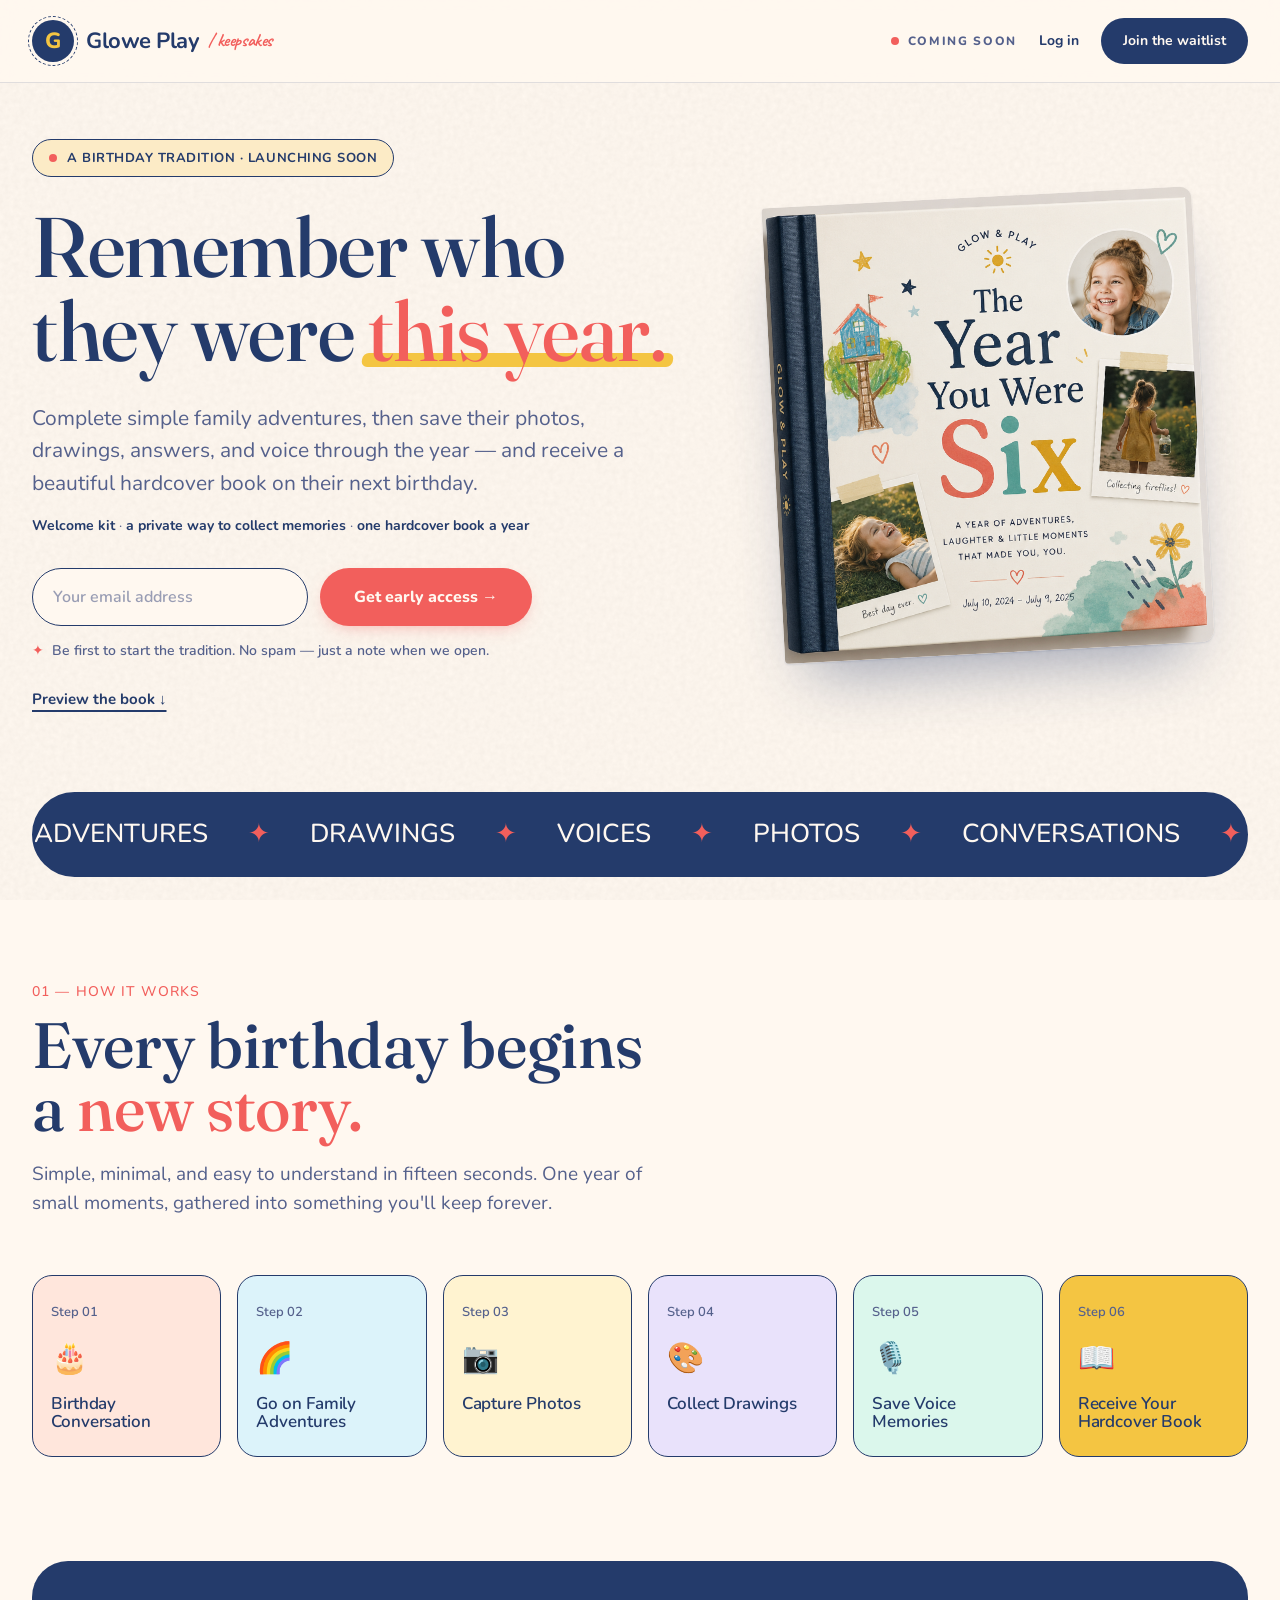
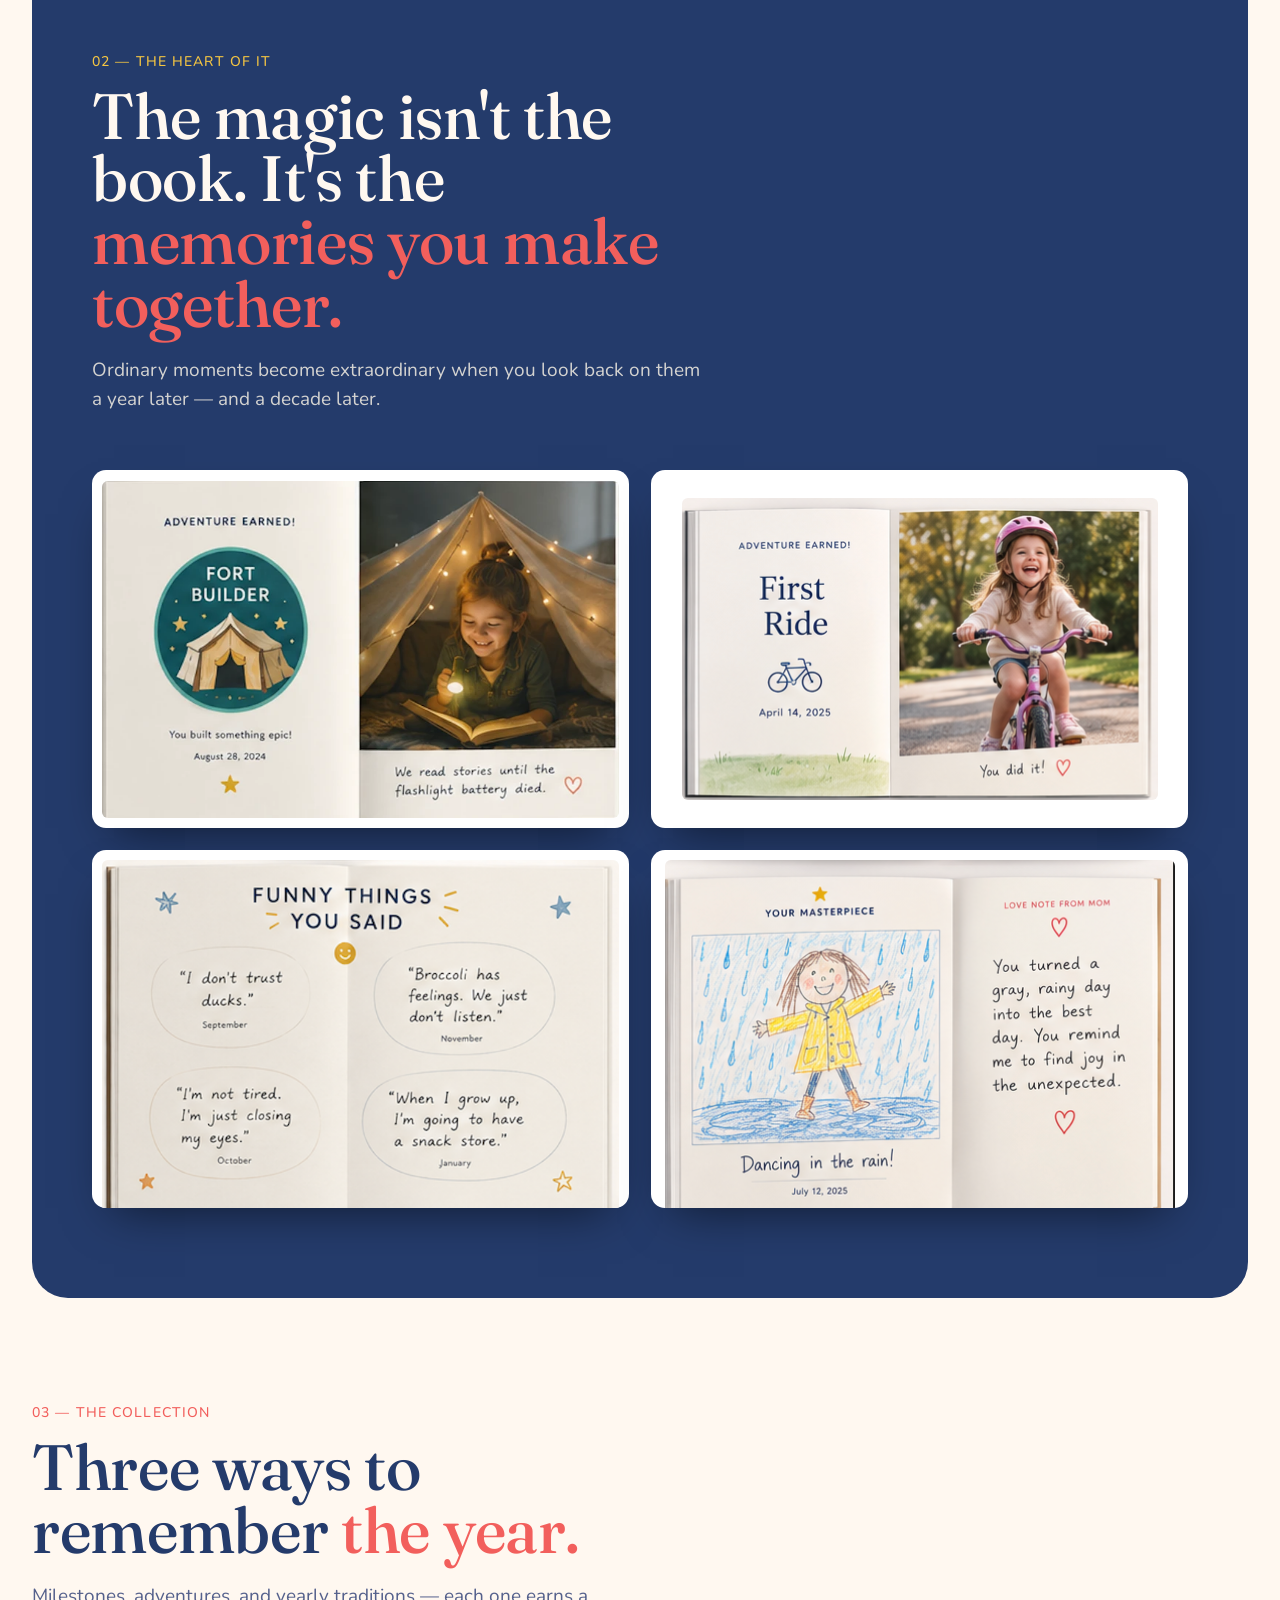
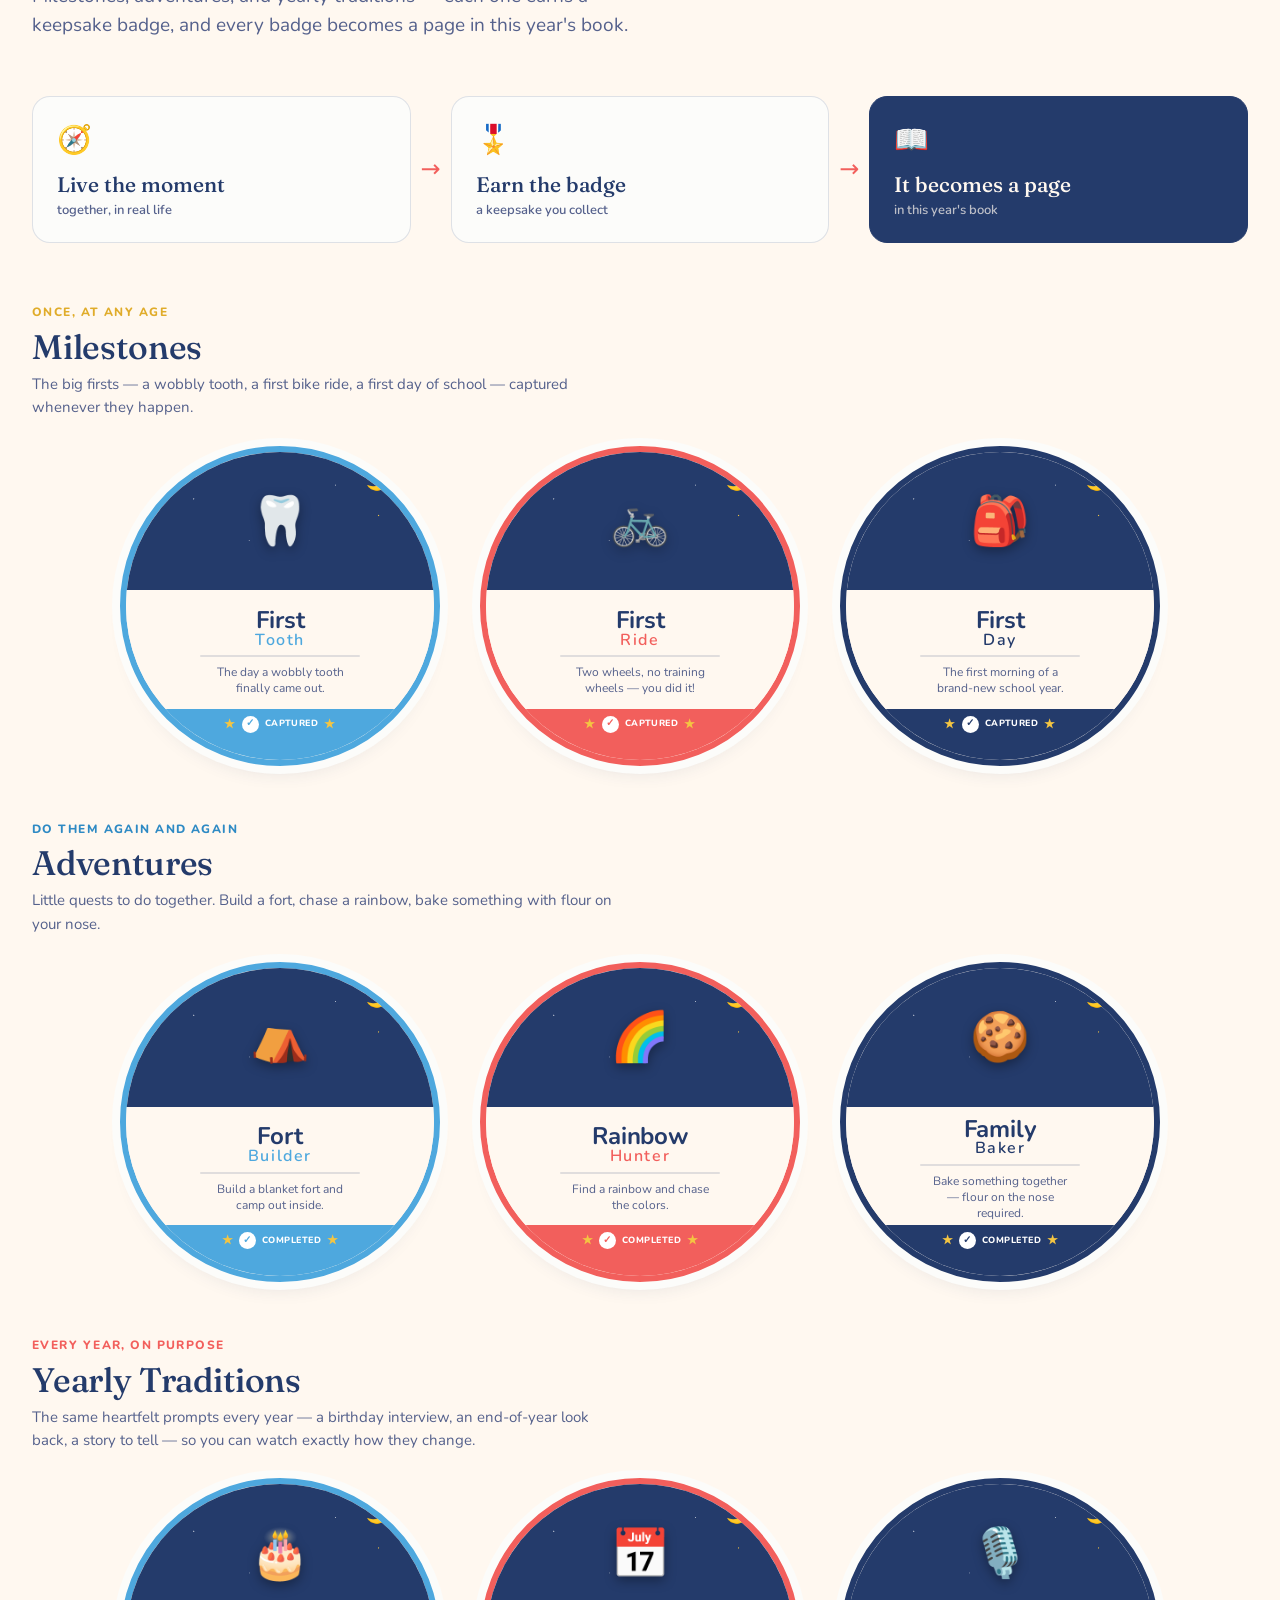
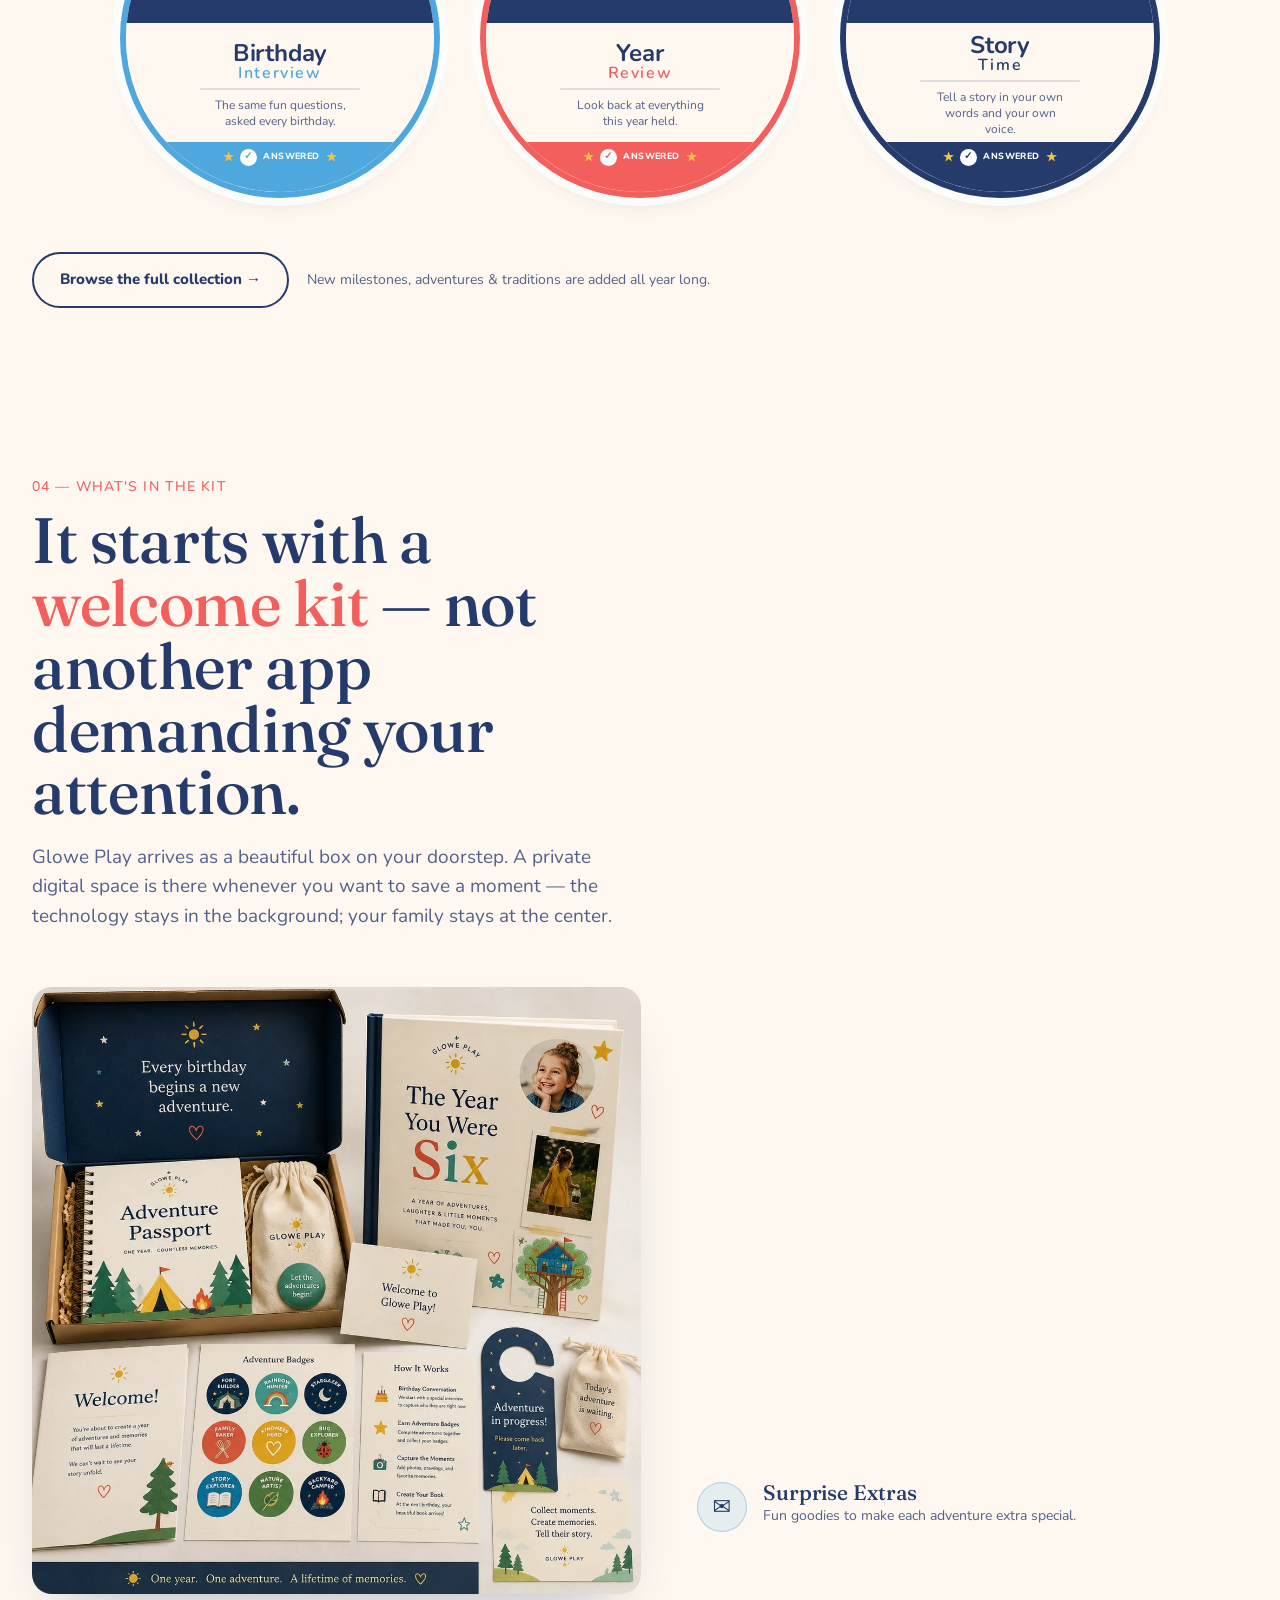
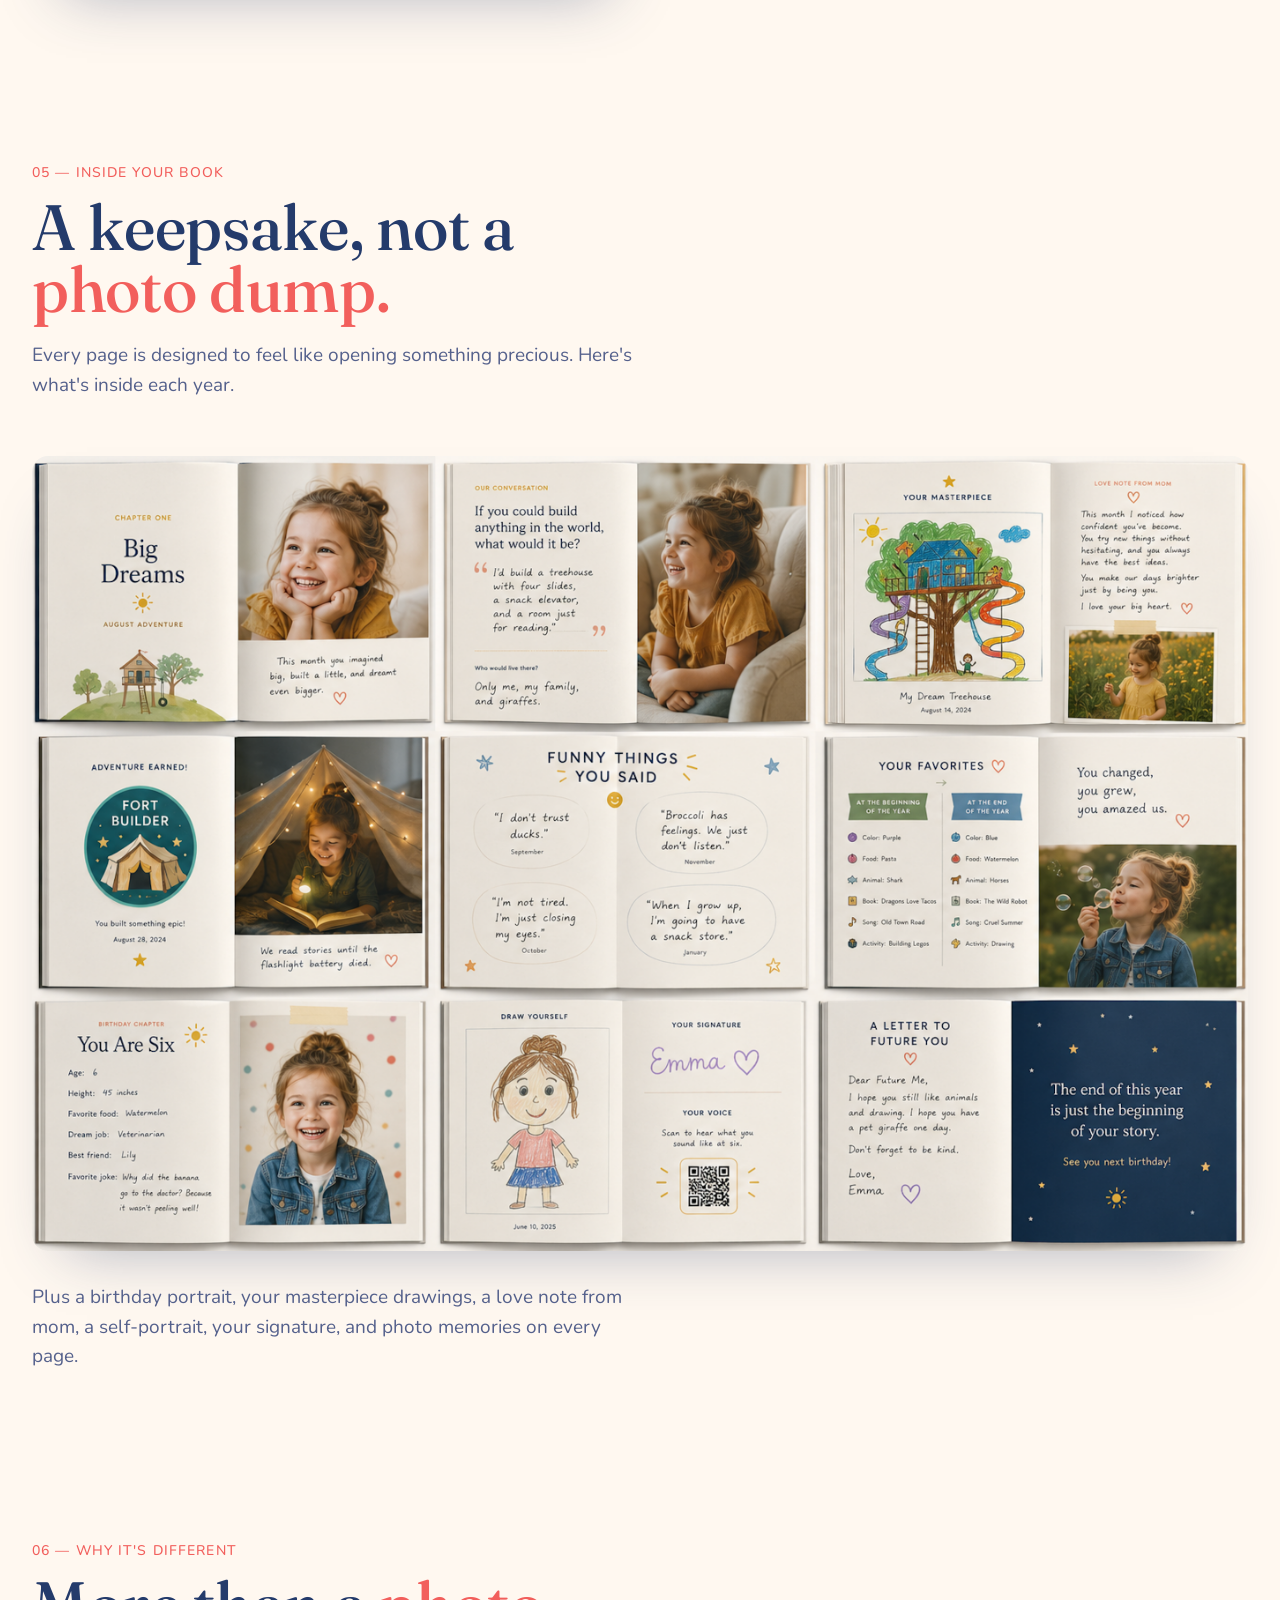
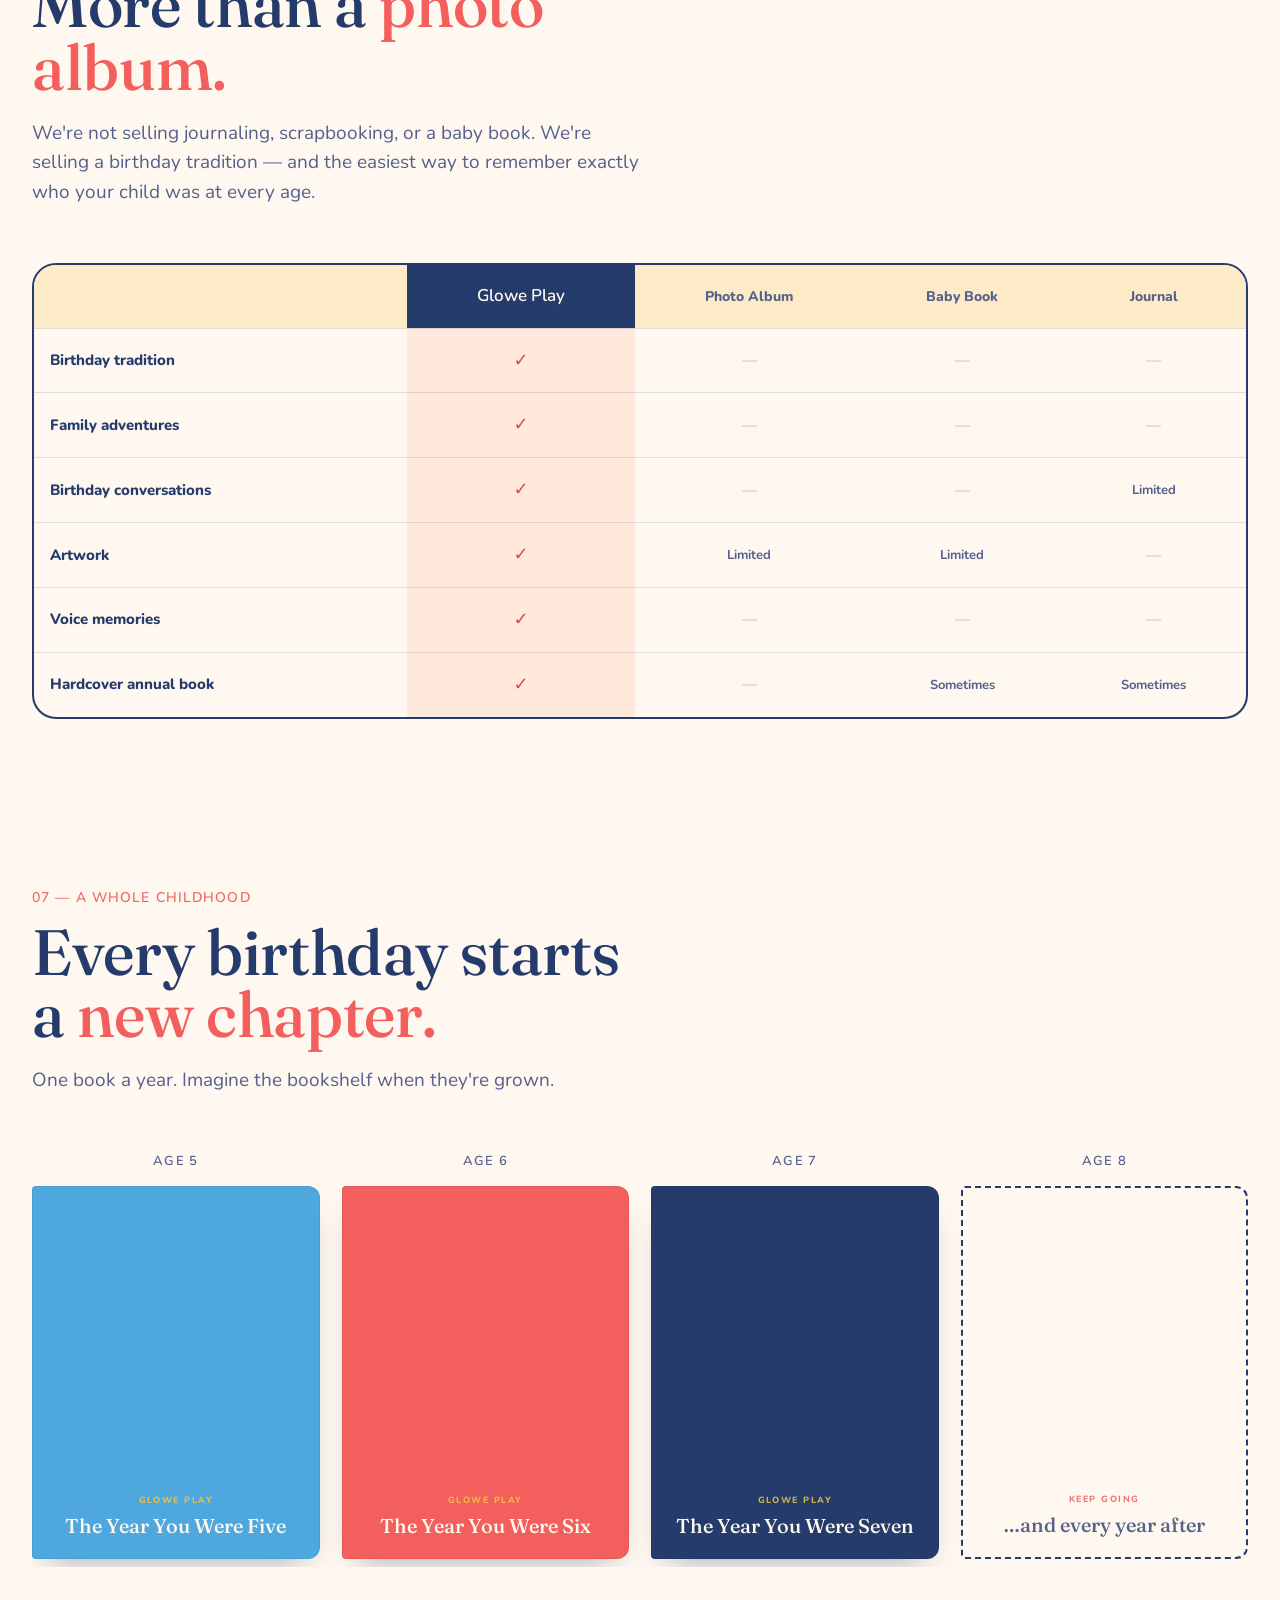
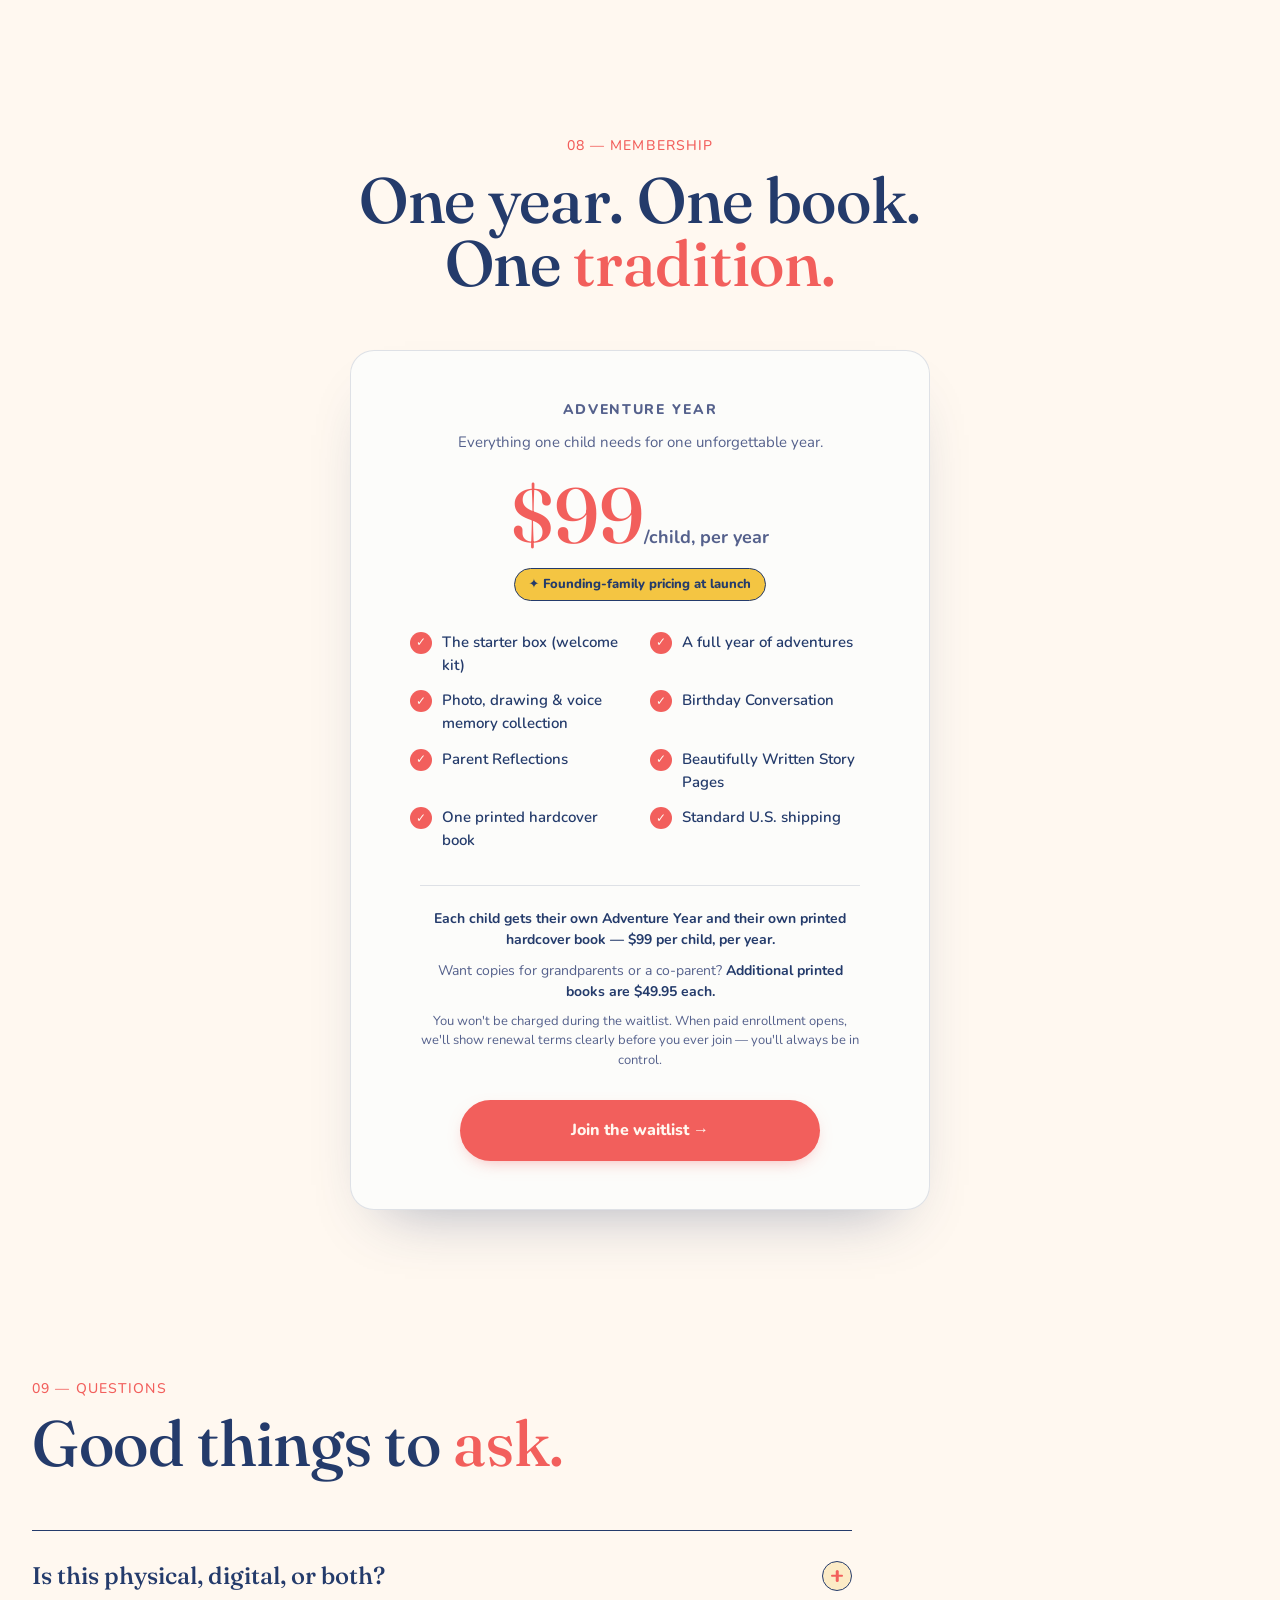
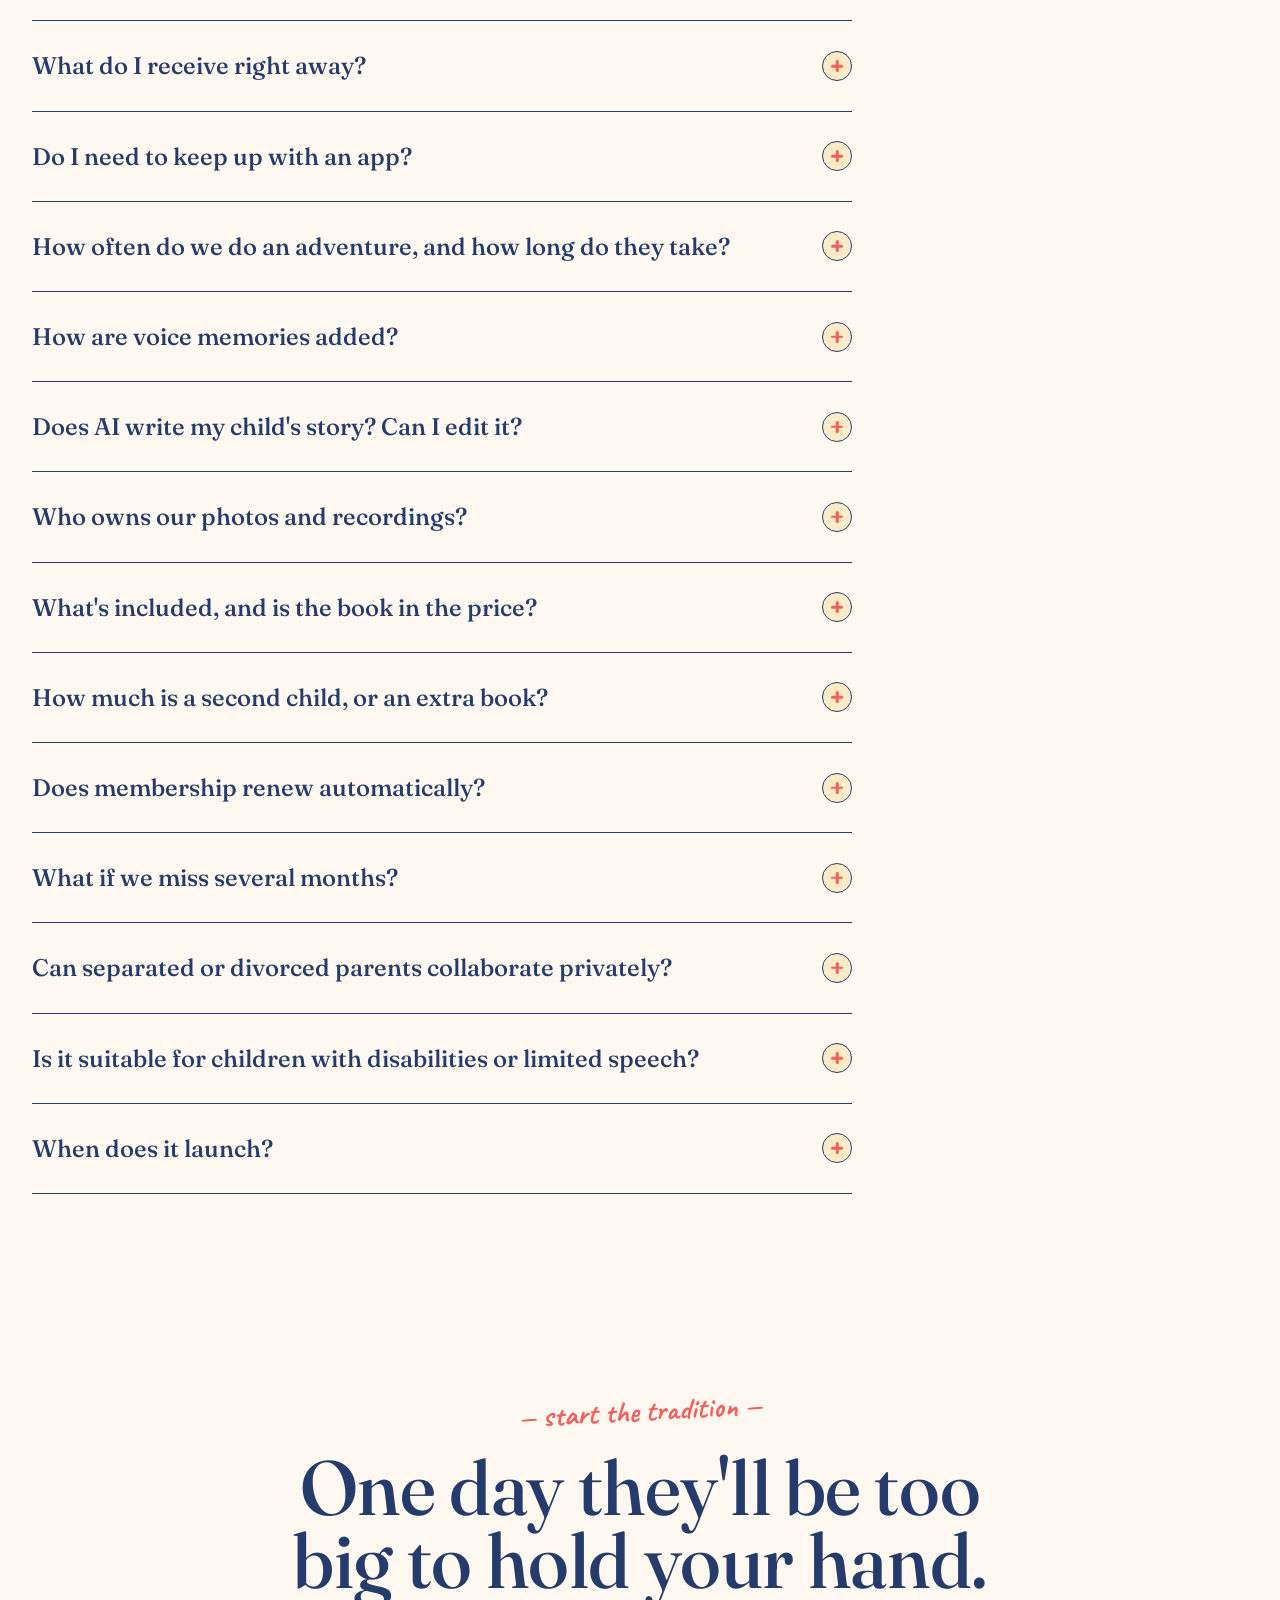
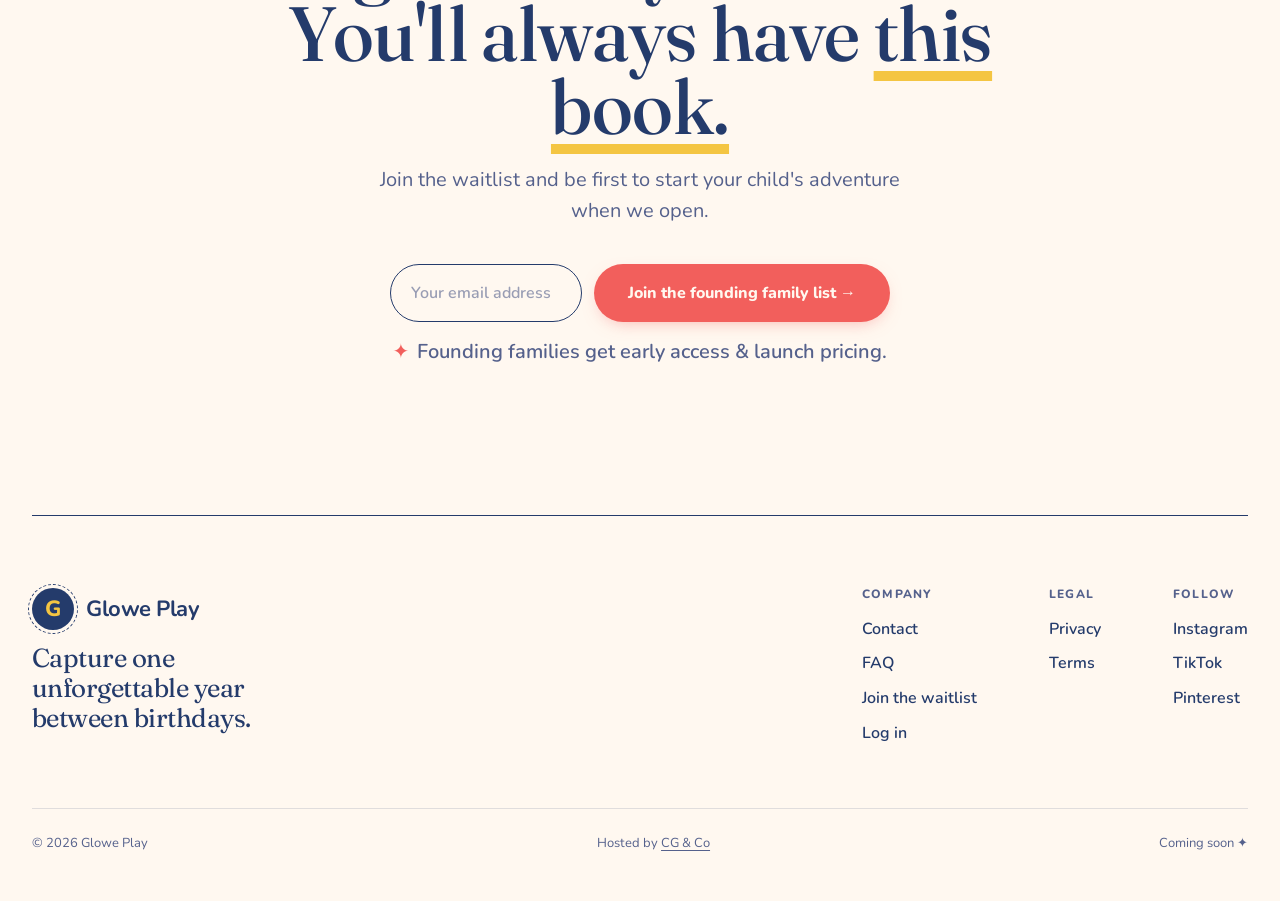
<file: index.html>
<!DOCTYPE html>
<html lang="en">
<head>
<meta charset="UTF-8" />
<meta name="viewport" content="width=device-width, initial-scale=1.0" />
<title>Glowe Play — Remember Who They Were This Year</title>
<meta name="description" content="From one birthday to the next, complete meaningful family adventures, capture everyday moments, and receive a beautiful hardcover book celebrating the year they were six, seven, eight… Coming soon." />
<link rel="icon" href="favicon.svg" type="image/svg+xml" />
<link rel="preconnect" href="https://fonts.googleapis.com">
<link rel="preconnect" href="https://fonts.gstatic.com" crossorigin>
<link href="https://fonts.googleapis.com/css2?family=Fraunces:ital,opsz,wght@0,9..144,400;0,9..144,500;0,9..144,600;1,9..144,400;1,9..144,500&family=Nunito:wght@400;600;700;800&family=Caveat:wght@600;700&display=swap" rel="stylesheet">
<link rel="stylesheet" href="styles.css?v=12" />
</head>
<body>

<!-- NAV -->
<nav>
  <div class="nav-inner">
    <div class="logo">
      <a href="#top">
        <div class="logo-mark">G</div>
        Glowe Play <span class="tag">/ keepsakes</span>
      </a>
    </div>
    <div class="nav-right">
      <span class="nav-soon">Coming Soon</span>
      <a href="login.html" class="nav-login">Log in</a>
      <a href="#waitlist" class="nav-cta">Join the waitlist</a>
    </div>
  </div>
</nav>

<span id="top"></span>

<div class="wrap">

  <!-- HERO -->
  <header class="hero">
    <div class="hero-grid">
      <div>
        <span class="hero-eyebrow">A birthday tradition · Launching soon</span>
        <h1>Remember who they were <span class="glow">this year.</span></h1>
        <p class="hero-sub">Complete simple family adventures, then save their photos, drawings, answers, and voice through the year — and receive a beautiful hardcover book on their next birthday.</p>
        <p class="hero-reassure"><strong>Welcome kit</strong> · <strong>a private way to collect memories</strong> · <strong>one hardcover book a year</strong></p>

        <form class="hero-form" data-waitlist novalidate>
          <label for="hero-email" class="sr-only">Email address</label>
          <input id="hero-email" type="email" name="email" placeholder="Your email address" required autocomplete="email" aria-describedby="hero-email-err" />
          <input type="text" name="hp_company" class="hp" tabindex="-1" autocomplete="off" aria-hidden="true" />
          <button type="submit" class="btn-primary">Get early access →</button>
        </form>
        <p class="form-error" data-error id="hero-email-err" role="alert" hidden>Please enter a valid email address.</p>
        <div class="form-success" data-success><span class="tick">✓</span> You're on the list! We'll send launch details, founding-family pricing, and your early-access invitation when we open.</div>
        <p class="hero-note">Be first to start the tradition. No spam — just a note when we open.</p>

        <a href="#inside" class="btn-secondary">Preview the book ↓</a>
      </div>

      <div class="hero-visual" aria-hidden="true">
        <!-- Drop the real cover at images/book-cover.png and it replaces the CSS book automatically -->
        <img class="book-img" src="images/book-cover.png" width="722" height="766" fetchpriority="high" alt="The Glowe Play hardcover keepsake book, titled 'The Year You Were Six'." onerror="this.remove()" />
        <div class="book">
          <div class="book-spine"><span>Glowe Play</span></div>
          <div class="book-photo">😊</div>
          <span class="doodle d-star">★</span>
          <span class="doodle d-star2">✦</span>
          <span class="doodle d-heart">♥</span>
          <span class="doodle d-heart2">♥</span>
          <span class="doodle d-flower">🌻</span>
          <div class="book-brand">Glowe Play <span class="sun">☀</span></div>
          <div class="book-title">
            <span class="l1">The</span>
            <span class="l2">Year You Were</span>
            <span class="six"><span class="s">S</span><span class="i">i</span><span class="x">x</span></span>
          </div>
          <p class="book-sub">A year of adventures, laughter &amp; little moments that made you, you.</p>
          <div class="book-date">July 10, 2024 – July 9, 2025</div>
        </div>
        <div class="chip chip-1"><span class="dot">🎨</span> First fort drawing</div>
        <div class="chip chip-2 chip-quote">“Ducks can't be trusted.”</div>
        <div class="chip chip-3"><span class="dot">🌈</span> Rainbow Hunter · earned</div>
      </div>
    </div>
  </header>

  <!-- MARQUEE -->
  <div class="marquee">
    <div class="marquee-track">
      <span>ADVENTURES <em class="star">✦</em> DRAWINGS <em class="star">✦</em> VOICES <em class="star">✦</em> PHOTOS <em class="star">✦</em> CONVERSATIONS <em class="star">✦</em> MEMORIES <em class="star">✦</em> </span>
      <span>ADVENTURES <em class="star">✦</em> DRAWINGS <em class="star">✦</em> VOICES <em class="star">✦</em> PHOTOS <em class="star">✦</em> CONVERSATIONS <em class="star">✦</em> MEMORIES <em class="star">✦</em> </span>
    </div>
  </div>

  <!-- HOW IT WORKS -->
  <section class="block" id="how">
    <div class="block-head">
      <span class="section-num">01 — How it works</span>
      <h2>Every birthday begins a <em>new story.</em></h2>
      <p class="section-lead">Simple, minimal, and easy to understand in fifteen seconds. One year of small moments, gathered into something you'll keep forever.</p>
    </div>
    <div class="steps">
      <div class="step reveal"><span class="num"></span><span class="ico">🎂</span><h4>Birthday Conversation</h4></div>
      <div class="step reveal"><span class="num"></span><span class="ico">🌈</span><h4>Go on Family Adventures</h4></div>
      <div class="step reveal"><span class="num"></span><span class="ico">📷</span><h4>Capture Photos</h4></div>
      <div class="step reveal"><span class="num"></span><span class="ico">🎨</span><h4>Collect Drawings</h4></div>
      <div class="step reveal"><span class="num"></span><span class="ico">🎙️</span><h4>Save Voice Memories</h4></div>
      <div class="step reveal"><span class="num"></span><span class="ico">📖</span><h4>Receive Your Hardcover Book</h4></div>
    </div>
  </section>

  <!-- MAGIC / MOMENTS -->
  <section class="block magic">
    <div class="block-head">
      <span class="section-num">02 — The heart of it</span>
      <h2>The magic isn't the book. It's the <em>memories you make together.</em></h2>
      <p class="section-lead">Ordinary moments become extraordinary when you look back on them a year later — and a decade later.</p>
    </div>
    <div class="spreads-gallery">
      <figure class="spread-shot reveal"><img src="images/spread-fort.png" loading="lazy" alt="Fort Builder — a page from the keepsake book" onerror="this.closest('.spread-shot').remove()"></figure>
      <figure class="spread-shot reveal"><img src="images/spread-ride.png" loading="lazy" alt="First Ride — a page from the keepsake book" onerror="this.closest('.spread-shot').remove()"></figure>
      <figure class="spread-shot reveal"><img src="images/spread-funny.png" loading="lazy" alt="Funny things you said — a page from the keepsake book" onerror="this.closest('.spread-shot').remove()"></figure>
      <figure class="spread-shot reveal"><img src="images/spread-rain.png" loading="lazy" alt="Your masterpiece — a page from the keepsake book" onerror="this.closest('.spread-shot').remove()"></figure>
    </div>
  </section>

  <!-- ADVENTURES -->
  <section class="block" id="adventures">
    <div class="block-head">
      <span class="section-num">03 — The collection</span>
      <h2>Three ways to remember <em>the year.</em></h2>
      <p class="section-lead">Milestones, adventures, and yearly traditions — each one earns a keepsake badge, and every badge becomes a page in this year's book.</p>
    </div>

    <div class="adv-flow">
      <div class="flow-step">
        <span class="flow-ico">🧭</span>
        <span class="flow-t">Live the moment</span>
        <span class="flow-s">together, in real life</span>
      </div>
      <span class="flow-arrow">→</span>
      <div class="flow-step">
        <span class="flow-ico">🎖️</span>
        <span class="flow-t">Earn the badge</span>
        <span class="flow-s">a keepsake you collect</span>
      </div>
      <span class="flow-arrow">→</span>
      <div class="flow-step accent">
        <span class="flow-ico">📖</span>
        <span class="flow-t">It becomes a page</span>
        <span class="flow-s">in this year's book</span>
      </div>
    </div>

    <div class="adv-type adv-type--milestone">
      <div class="adv-type-head">
        <span class="adv-type-kicker">Once, at any age</span>
        <h3 class="adv-type-tag">Milestones</h3>
        <p>The big firsts — a wobbly tooth, a first bike ride, a first day of school — captured whenever they happen.</p>
      </div>
      <div class="adv-cards">
      <div class="badge-sticker reveal">
        <div class="bs-cam">📷</div>
        <div class="bs-scene"><span class="moon">🌙</span><span class="bs-emoji">🦷</span></div>
        <div class="bs-info">
          <div class="bs-title"><span class="a">First</span><span class="b">Tooth</span></div>
          <div class="bs-div"></div>
          <p>The day a wobbly tooth finally came out.</p>
        </div>
        <div class="bs-ribbon"><span class="star">★</span><span class="tick">✓</span> Captured <span class="star">★</span></div>
      </div>

      <div class="badge-sticker reveal">
        <div class="bs-cam">📷</div>
        <div class="bs-scene"><span class="moon">🌙</span><span class="bs-emoji">🚲</span></div>
        <div class="bs-info">
          <div class="bs-title"><span class="a">First</span><span class="b">Ride</span></div>
          <div class="bs-div"></div>
          <p>Two wheels, no training wheels — you did it!</p>
        </div>
        <div class="bs-ribbon"><span class="star">★</span><span class="tick">✓</span> Captured <span class="star">★</span></div>
      </div>

      <div class="badge-sticker reveal">
        <div class="bs-cam">📷</div>
        <div class="bs-scene"><span class="moon">🌙</span><span class="bs-emoji">🎒</span></div>
        <div class="bs-info">
          <div class="bs-title"><span class="a">First</span><span class="b">Day</span></div>
          <div class="bs-div"></div>
          <p>The first morning of a brand-new school year.</p>
        </div>
        <div class="bs-ribbon"><span class="star">★</span><span class="tick">✓</span> Captured <span class="star">★</span></div>
      </div>
      </div>
    </div>

    <div class="adv-type adv-type--adventure">
      <div class="adv-type-head">
        <span class="adv-type-kicker">Do them again and again</span>
        <h3 class="adv-type-tag">Adventures</h3>
        <p>Little quests to do together. Build a fort, chase a rainbow, bake something with flour on your nose.</p>
      </div>
      <div class="adv-cards">
      <div class="badge-sticker reveal">
        <div class="bs-cam">📷</div>
        <div class="bs-scene"><span class="moon">🌙</span><span class="bs-emoji">⛺</span></div>
        <div class="bs-info">
          <div class="bs-title"><span class="a">Fort</span><span class="b">Builder</span></div>
          <div class="bs-div"></div>
          <p>Build a blanket fort and camp out inside.</p>
        </div>
        <div class="bs-ribbon"><span class="star">★</span><span class="tick">✓</span> Completed <span class="star">★</span></div>
      </div>

      <div class="badge-sticker reveal">
        <div class="bs-cam">📷</div>
        <div class="bs-scene"><span class="moon">🌙</span><span class="bs-emoji">🌈</span></div>
        <div class="bs-info">
          <div class="bs-title"><span class="a">Rainbow</span><span class="b">Hunter</span></div>
          <div class="bs-div"></div>
          <p>Find a rainbow and chase the colors.</p>
        </div>
        <div class="bs-ribbon"><span class="star">★</span><span class="tick">✓</span> Completed <span class="star">★</span></div>
      </div>

      <div class="badge-sticker reveal">
        <div class="bs-cam">📷</div>
        <div class="bs-scene"><span class="moon">🌙</span><span class="bs-emoji">🍪</span></div>
        <div class="bs-info">
          <div class="bs-title"><span class="a">Family</span><span class="b">Baker</span></div>
          <div class="bs-div"></div>
          <p>Bake something together — flour on the nose required.</p>
        </div>
        <div class="bs-ribbon"><span class="star">★</span><span class="tick">✓</span> Completed <span class="star">★</span></div>
      </div>
      </div>
    </div>

    <div class="adv-type adv-type--tradition">
      <div class="adv-type-head">
        <span class="adv-type-kicker">Every year, on purpose</span>
        <h3 class="adv-type-tag">Yearly Traditions</h3>
        <p>The same heartfelt prompts every year — a birthday interview, an end-of-year look back, a story to tell — so you can watch exactly how they change.</p>
      </div>
      <div class="adv-cards">
      <div class="badge-sticker reveal">
        <div class="bs-cam">📷</div>
        <div class="bs-scene"><span class="moon">🌙</span><span class="bs-emoji">🎂</span></div>
        <div class="bs-info">
          <div class="bs-title"><span class="a">Birthday</span><span class="b">Interview</span></div>
          <div class="bs-div"></div>
          <p>The same fun questions, asked every birthday.</p>
        </div>
        <div class="bs-ribbon"><span class="star">★</span><span class="tick">✓</span> Answered <span class="star">★</span></div>
      </div>

      <div class="badge-sticker reveal">
        <div class="bs-cam">📷</div>
        <div class="bs-scene"><span class="moon">🌙</span><span class="bs-emoji">📅</span></div>
        <div class="bs-info">
          <div class="bs-title"><span class="a">Year</span><span class="b">Review</span></div>
          <div class="bs-div"></div>
          <p>Look back at everything this year held.</p>
        </div>
        <div class="bs-ribbon"><span class="star">★</span><span class="tick">✓</span> Answered <span class="star">★</span></div>
      </div>

      <div class="badge-sticker reveal">
        <div class="bs-cam">📷</div>
        <div class="bs-scene"><span class="moon">🌙</span><span class="bs-emoji">🎙️</span></div>
        <div class="bs-info">
          <div class="bs-title"><span class="a">Story</span><span class="b">Time</span></div>
          <div class="bs-div"></div>
          <p>Tell a story in your own words and your own voice.</p>
        </div>
        <div class="bs-ribbon"><span class="star">★</span><span class="tick">✓</span> Answered <span class="star">★</span></div>
      </div>
      </div>
    </div>

    <div class="adv-more-row">
      <a href="#waitlist" class="btn-outline adv-more">Browse the full collection →</a>
      <span class="adv-more-note">New milestones, adventures &amp; traditions are added all year long.</span>
    </div>
  </section>

  <!-- WHAT'S IN THE KIT -->
  <section class="block" id="kit">
    <div class="block-head">
      <span class="section-num">04 — What's in the kit</span>
      <h2>It starts with a <em>welcome kit</em> — not another app demanding your attention.</h2>
      <p class="section-lead">Glowe Play arrives as a beautiful box on your doorstep. A private digital space is there whenever you want to save a moment — the technology stays in the background; your family stays at the center.</p>
    </div>

    <div class="kit-layout">
      <!-- Drop the real kit photo at images/kit.png to feature it here -->
      <img class="kit-photo" src="images/kit.png" width="1126" height="1122" loading="lazy" alt="The Glowe Play welcome kit — hardcover book, Adventure Passport, badge stickers, memory pouch, door hanger, and welcome cards." onerror="this.remove()" />
      <div class="kit-grid">
        <div class="kit-item reveal">
          <span class="kit-ico navy">📦</span>
          <div><h4>Welcome Box</h4><p>Everything you need to start your adventure year.</p></div>
        </div>
        <div class="kit-item reveal">
          <span class="kit-ico green">📔</span>
          <div><h4>Adventure Passport</h4><p>Track your adventures and collect your badges.</p></div>
        </div>
        <div class="kit-item reveal">
          <span class="kit-ico navy">⭐</span>
          <div><h4>Adventure Badges</h4><p>Earn them all throughout the year.</p></div>
        </div>
        <div class="kit-item reveal">
          <span class="kit-ico red">❤️</span>
          <div><h4>Welcome Guide</h4><p>Tips, ideas, and inspiration for your journey.</p></div>
        </div>
        <div class="kit-item reveal">
          <span class="kit-ico yellow">📷</span>
          <div><h4>Memory Pouch</h4><p>Store little treasures, drawings, and keepsakes.</p></div>
        </div>
        <div class="kit-item reveal">
          <span class="kit-ico blue">🚪</span>
          <div><h4>Adventure Door Hanger</h4><p>Let everyone know adventure time is happening.</p></div>
        </div>
        <div class="kit-item reveal">
          <span class="kit-ico teal">✉️</span>
          <div><h4>Surprise Extras</h4><p>Fun goodies to make each adventure extra special.</p></div>
        </div>
      </div>
    </div>
  </section>

  <!-- INSIDE THE BOOK -->
  <section class="block" id="inside">
    <div class="block-head">
      <span class="section-num">05 — Inside your book</span>
      <h2>A keepsake, not a <em>photo dump.</em></h2>
      <p class="section-lead">Every page is designed to feel like opening something precious. Here's what's inside each year.</p>
    </div>
    <!-- Real interior spreads (images/book-inside.png); falls back to the previews below -->
    <img class="spreads-img" src="images/book-inside.png" width="2758" height="1804" loading="lazy" alt="A selection of interior spreads from a Glowe Play keepsake book — a birthday chapter, an interview, artwork, favorite things, and a letter to future you." onerror="this.remove()" />
    <div class="spreads">

      <article class="pg reveal">
        <span class="pg-kicker">Chapter · August Adventure</span>
        <h4 class="pg-serif">Big Dreams</h4>
        <span class="pg-sun">☀</span>
        <p class="pg-hand">"This month you imagined big, built a little, and dreamt even bigger." <span class="h">♥</span></p>
      </article>

      <article class="pg reveal">
        <span class="pg-kicker">Our conversation</span>
        <p class="pg-q">If you could build anything in the world, what would it be?</p>
        <p class="pg-a">“I'd build a treehouse with four slides, a snack elevator, and a room just for reading.”</p>
      </article>

      <article class="pg reveal">
        <span class="pg-kicker coral">Birthday chapter</span>
        <h4 class="pg-serif">You Are Six</h4>
        <ul class="stats">
          <li><b>Age</b> · 6</li>
          <li><b>Height</b> · 45 inches</li>
          <li><b>Dream job</b> · Veterinarian</li>
          <li><b>Best friend</b> · Lily</li>
        </ul>
      </article>

      <article class="pg pg-badge reveal">
        <span class="pg-kicker">Adventure earned!</span>
        <div class="mini-badge">⛺</div>
        <h4 class="pg-serif sm">Fort Builder</h4>
        <p class="pg-hand" style="margin-top:6px;">You built something epic!</p>
      </article>

      <article class="pg reveal">
        <h4 class="pg-serif sm">Funny Things You Said</h4>
        <div class="bubbles">
          <span class="bubble">“I don't trust ducks.”</span>
          <span class="bubble">“Broccoli has feelings.”</span>
          <span class="bubble">“I'm going to open a snack store.”</span>
        </div>
      </article>

      <article class="pg reveal">
        <h4 class="pg-serif sm">Your Favorites</h4>
        <div class="fav-cols">
          <div>
            <span class="tagg green">Start of year</span>
            <ul><li>🎨 Purple</li><li>🍝 Pasta</li><li>🦈 Shark</li></ul>
          </div>
          <div>
            <span class="tagg blue">End of year</span>
            <ul><li>🎨 Blue</li><li>🍉 Watermelon</li><li>🐴 Horses</li></ul>
          </div>
        </div>
      </article>

      <article class="pg pg-voice reveal">
        <span class="pg-kicker">Your voice</span>
        <div class="qr"></div>
        <p>Scan to hear what you sounded like at six.</p>
      </article>

      <article class="pg pg-navy reveal">
        <span class="pg-kicker gold">A letter to future you</span>
        <p class="pg-letter">"The end of this year is just the beginning of your story."</p>
        <span class="pg-see">See you next birthday! ✦</span>
      </article>

    </div>
    <p class="section-lead" style="margin-top:32px;">Plus a birthday portrait, your masterpiece drawings, a love note from mom, a self-portrait, your signature, and photo memories on every page.</p>
  </section>

  <!-- COMPARISON -->
  <section class="block" id="compare">
    <div class="block-head">
      <span class="section-num">06 — Why it's different</span>
      <h2>More than a <em>photo album.</em></h2>
      <p class="section-lead">We're not selling journaling, scrapbooking, or a baby book. We're selling a birthday tradition — and the easiest way to remember exactly who your child was at every age.</p>
    </div>
    <div class="compare-wrap">
      <table class="compare">
        <thead>
          <tr>
            <th></th>
            <th class="us">Glowe Play</th>
            <th>Photo Album</th>
            <th>Baby Book</th>
            <th>Journal</th>
          </tr>
        </thead>
        <tbody>
          <tr><th>Birthday tradition</th><td class="us yes">✓</td><td class="no">—</td><td class="no">—</td><td class="no">—</td></tr>
          <tr><th>Family adventures</th><td class="us yes">✓</td><td class="no">—</td><td class="no">—</td><td class="no">—</td></tr>
          <tr><th>Birthday conversations</th><td class="us yes">✓</td><td class="no">—</td><td class="no">—</td><td class="ltd">Limited</td></tr>
          <tr><th>Artwork</th><td class="us yes">✓</td><td class="ltd">Limited</td><td class="ltd">Limited</td><td class="no">—</td></tr>
          <tr><th>Voice memories</th><td class="us yes">✓</td><td class="no">—</td><td class="no">—</td><td class="no">—</td></tr>
          <tr><th>Hardcover annual book</th><td class="us yes">✓</td><td class="no">—</td><td class="ltd">Sometimes</td><td class="ltd">Sometimes</td></tr>
        </tbody>
      </table>
    </div>
  </section>

  <!-- CHAPTERS -->
  <section class="block" id="chapters">
    <div class="block-head">
      <span class="section-num">07 — A whole childhood</span>
      <h2>Every birthday starts a <em>new chapter.</em></h2>
      <p class="section-lead">One book a year. Imagine the bookshelf when they're grown.</p>
    </div>
    <div class="chapter-row">
      <div class="chapter reveal">
        <div class="age">Age 5</div>
        <div class="mini-book"><span class="lbl">Glowe Play</span><span class="t">The Year You Were Five</span></div>
      </div>
      <div class="chapter reveal">
        <div class="age">Age 6</div>
        <div class="mini-book"><span class="lbl">Glowe Play</span><span class="t">The Year You Were Six</span></div>
      </div>
      <div class="chapter reveal">
        <div class="age">Age 7</div>
        <div class="mini-book"><span class="lbl">Glowe Play</span><span class="t">The Year You Were Seven</span></div>
      </div>
      <div class="chapter future reveal">
        <div class="age">Age 8</div>
        <div class="mini-book"><span class="lbl">Keep going</span><span class="t">…and every year after</span></div>
      </div>
    </div>
  </section>

  <!-- PRICING -->
  <section class="block" id="pricing">
    <div class="block-head" style="text-align:center; margin-left:auto; margin-right:auto;">
      <span class="section-num" style="text-align:center;">08 — Membership</span>
      <h2 style="margin-left:auto; margin-right:auto;">One year. One book. One <em>tradition.</em></h2>
    </div>
    <div class="pricing-card">
      <div class="tier">Adventure Year</div>
      <p class="tier-sub">Everything one child needs for one unforgettable year.</p>
      <div class="price">$99<span>/child, per year</span></div>
      <div class="price-note">✦ Founding-family pricing at launch</div>
      <ul class="includes">
        <li><span class="check">✓</span> The starter box (welcome kit)</li>
        <li><span class="check">✓</span> A full year of adventures</li>
        <li><span class="check">✓</span> Photo, drawing &amp; voice memory collection</li>
        <li><span class="check">✓</span> Birthday Conversation</li>
        <li><span class="check">✓</span> Parent Reflections</li>
        <li><span class="check">✓</span> Beautifully Written Story Pages</li>
        <li><span class="check">✓</span> One printed hardcover book</li>
        <li><span class="check">✓</span> Standard U.S. shipping</li>
      </ul>
      <div class="price-fine">
        <p><strong>Each child gets their own Adventure Year and their own printed hardcover book — $99 per child, per year.</strong></p>
        <p>Want copies for grandparents or a co-parent? <strong>Additional printed books are $49.95 each.</strong></p>
        <p class="renew-note">You won't be charged during the waitlist. When paid enrollment opens, we'll show renewal terms clearly before you ever join — you'll always be in control.</p>
      </div>
      <a href="#waitlist" class="btn-primary">Join the waitlist →</a>
    </div>
  </section>

  <!-- FAQ -->
  <section class="block" id="faq">
    <div class="block-head">
      <span class="section-num">09 — Questions</span>
      <h2>Good things to <em>ask.</em></h2>
    </div>
    <div class="faq-list">
      <details class="faq-item">
        <summary>Is this physical, digital, or both?<span class="plus"></span></summary>
        <div class="answer">Both — and the physical part leads. It starts with a welcome kit on your doorstep. A simple, private digital space lets you save photos, drawings, answers, and voice memories through the year. At your child's next birthday, it all becomes a hardcover book.</div>
      </details>
      <details class="faq-item">
        <summary>What do I receive right away?<span class="plus"></span></summary>
        <div class="answer">Your welcome kit ships to your door — the Adventure Passport, badge stickers, memory pouch, door hanger, welcome guide, and a few surprise extras. Everything you need to begin on day one.</div>
      </details>
      <details class="faq-item">
        <summary>Do I need to keep up with an app?<span class="plus"></span></summary>
        <div class="answer">No. There's a private digital space you open only when you want to save a moment — the technology stays in the background; your family stays at the center.</div>
      </details>
      <details class="faq-item">
        <summary>How often do we do an adventure, and how long do they take?<span class="plus"></span></summary>
        <div class="answer">As often as you like — there's no schedule and no pressure. Most adventures take minutes, not hours: a rainbow hunt, a batch of cookies, a bedtime question. The point is time together, not a big production.</div>
      </details>
      <details class="faq-item">
        <summary>How are voice memories added?<span class="plus"></span></summary>
        <div class="answer">Right from your phone in the private digital space — tap record and it's saved to your child's year. A QR code in the finished book plays it back, so you can hear exactly how they sounded that year.</div>
      </details>
      <details class="faq-item">
        <summary>Does AI write my child's story? Can I edit it?<span class="plus"></span></summary>
        <div class="answer">No. Glowe Play is hand-curated, not automated. Your book is built from your family's own words, photos, and drawings — the real things your child said and made. You review and approve everything before it's printed.</div>
      </details>
      <details class="faq-item">
        <summary>Who owns our photos and recordings?<span class="plus"></span></summary>
        <div class="answer">You do. Your family's memories belong to your family — private by default, never sold, and yours to export or delete anytime. Our privacy policy will spell this out in full before we start collecting anything.</div>
      </details>
      <details class="faq-item">
        <summary>What's included, and is the book in the price?<span class="plus"></span></summary>
        <div class="answer">Yes. It's <strong>$99 per child, per year</strong>, and that includes the starter box (welcome kit), a full year of adventures and memory collection, one printed hardcover book, and standard U.S. shipping.</div>
      </details>
      <details class="faq-item">
        <summary>How much is a second child, or an extra book?<span class="plus"></span></summary>
        <div class="answer">Each child gets their own Adventure Year, their own adventures, and their own hardcover book at <strong>$99 per child, per year</strong> — so every kid ends up with a shelf that's truly theirs. Want extra copies for grandparents or a co-parent? Additional printed books are <strong>$49.95 each</strong>.</div>
      </details>
      <details class="faq-item">
        <summary>Does membership renew automatically?<span class="plus"></span></summary>
        <div class="answer">Paid enrollment isn't open yet, so no one is charged during the waitlist. When enrollment opens, we'll show renewal terms clearly before you ever join — you'll always be in control.</div>
      </details>
      <details class="faq-item">
        <summary>What if we miss several months?<span class="plus"></span></summary>
        <div class="answer">No problem, and no penalty. Your book celebrates what you actually did — a lighter year is still a beautiful book. You can pick right back up whenever life allows.</div>
      </details>
      <details class="faq-item">
        <summary>Can separated or divorced parents collaborate privately?<span class="plus"></span></summary>
        <div class="answer">Yes. You control who's invited to your child's year — grandparents, co-parents, anyone you choose — and collaboration can stay private between households.</div>
      </details>
      <details class="faq-item">
        <summary>Is it suitable for children with disabilities or limited speech?<span class="plus"></span></summary>
        <div class="answer">Yes. A child's year can be captured through photos, drawings, favorite things, and a parent's own reflections — never dependent on speech. Every child's story deserves to be told.</div>
      </details>
      <details class="faq-item">
        <summary>When does it launch?<span class="plus"></span></summary>
        <div class="answer">We haven't set a public date yet. Join the waitlist and founding families will be the first to hear — with early access and launch pricing.</div>
      </details>
    </div>
  </section>

  <!-- FINAL CTA -->
  <section class="final" id="waitlist">
    <span class="marker">— start the tradition —</span>
    <h2>One day they'll be too big to hold your hand. You'll always have <span class="underline">this book.</span></h2>
    <p>Join the waitlist and be first to start your child's adventure when we open.</p>
    <form class="hero-form" data-waitlist novalidate>
      <label for="cta-email" class="sr-only">Email address</label>
      <input id="cta-email" type="email" name="email" placeholder="Your email address" required autocomplete="email" aria-describedby="cta-email-err" />
      <input type="text" name="hp_company" class="hp" tabindex="-1" autocomplete="off" aria-hidden="true" />
      <button type="submit" class="btn-primary">Join the founding family list →</button>
    </form>
    <p class="form-error" data-error id="cta-email-err" role="alert" hidden>Please enter a valid email address.</p>
    <div class="form-success" data-success><span class="tick">✓</span> You're on the list! We'll send launch details, founding-family pricing, and your early-access invitation when we open.</div>
    <p class="hero-note">Founding families get early access &amp; launch pricing.</p>
  </section>

  <!-- FOOTER -->
  <footer>
    <div class="footer-top">
      <div class="footer-brand">
        <div class="logo">
          <div class="logo-mark">G</div>
          Glowe Play
        </div>
        <p class="footer-tagline">Capture one unforgettable year between birthdays.</p>
      </div>
      <div class="footer-cols">
        <div>
          <h4>Company</h4>
          <a href="mailto:hello@gloweplay.com">Contact</a>
          <a href="#faq">FAQ</a>
          <a href="#waitlist">Join the waitlist</a>
          <a href="login.html">Log in</a>
        </div>
        <div>
          <h4>Legal</h4>
          <a href="privacy.html">Privacy</a>
          <a href="terms.html">Terms</a>
        </div>
        <div>
          <h4>Follow</h4>
          <a href="#">Instagram</a>
          <a href="#">TikTok</a>
          <a href="#">Pinterest</a>
        </div>
      </div>
    </div>
    <div class="footer-bottom">
      <span>© 2026 Glowe Play</span>
      <span>Hosted by <a href="https://cg-co.com" target="_blank" rel="noopener noreferrer">CG &amp; Co</a></span>
      <span>Coming soon ✦</span>
    </div>
  </footer>

</div>

<script>
  // ── Waitlist forms ────────────────────────────────────────────────
  // REQUIRED BEFORE LAUNCH: set WAITLIST_ENDPOINT to a real endpoint that
  // stores the email (Formspree/Mailchimp/ConvertKit/Klaviyo/serverless).
  // While it is empty, the form does NOT collect anything — it shows an
  // error instead of a false success, so no lead is silently lost.
  var WAITLIST_ENDPOINT = ''; // e.g. 'https://formspree.io/f/xxxxxxx'

  var EMAIL_RE = /^[^\s@]+@[^\s@]+\.[^\s@]+$/;

  // Privacy-conscious event tracking. Sends only the event name + a location
  // label (hero/cta) — never the email or any personal data. Works with
  // Plausible, GA4 (gtag), or a dataLayer if present; otherwise no-ops.
  function track(event, props) {
    props = props || {};
    try {
      if (window.plausible) window.plausible(event, { props: props });
      if (window.gtag) window.gtag('event', event, props);
      if (window.dataLayer) window.dataLayer.push(Object.assign({ event: event }, props));
    } catch (e) {}
  }

  document.querySelectorAll('form[data-waitlist]').forEach(function (form) {
    var input = form.querySelector('input[type="email"]');
    var honeypot = form.querySelector('input.hp');
    var button = form.querySelector('button[type="submit"]');
    var wrap = form.parentElement;
    var errorEl = wrap.querySelector('[data-error]');
    var successEl = wrap.querySelector('[data-success]');
    var buttonLabel = button ? button.textContent : '';
    var where = form.closest('.final') ? 'cta' : 'hero';
    var started = false;
    input.addEventListener('focus', function () {
      if (!started) { started = true; track('waitlist_form_start', { location: where }); }
    });

    function showError(msg) {
      if (errorEl) { errorEl.textContent = msg; errorEl.hidden = false; }
      input.setAttribute('aria-invalid', 'true');
      input.focus();
    }
    function clearError() {
      if (errorEl) errorEl.hidden = true;
      input.removeAttribute('aria-invalid');
    }
    input.addEventListener('input', clearError);

    form.addEventListener('submit', function (e) {
      e.preventDefault();
      clearError();

      // Silently accept bot submissions (honeypot) without doing anything.
      if (honeypot && honeypot.value) return;

      var email = (input.value || '').trim();
      if (!EMAIL_RE.test(email)) {
        showError('Please enter a valid email address.');
        track('waitlist_submit_invalid', { location: where });
        return;
      }

      // No endpoint configured yet — fail loudly rather than fake success.
      if (!WAITLIST_ENDPOINT) {
        showError('Sign-ups aren’t open just yet. Please check back soon!');
        return;
      }

      button.disabled = true;
      button.textContent = 'Joining…';
      track('waitlist_submit', { location: where });

      fetch(WAITLIST_ENDPOINT, {
        method: 'POST',
        headers: { 'Content-Type': 'application/json', 'Accept': 'application/json' },
        body: JSON.stringify({ email: email, source: 'waitlist' })
      })
        .then(function (res) {
          if (!res.ok) throw new Error('bad status ' + res.status);
          form.hidden = true;
          if (successEl) successEl.classList.add('show');
          track('waitlist_submit_success', { location: where });
        })
        .catch(function () {
          button.disabled = false;
          button.textContent = buttonLabel;
          showError('Something went wrong — please try again.');
          track('waitlist_submit_error', { location: where });
        });
    });
  });

  // Reveal on scroll.
  var io = new IntersectionObserver(function (entries) {
    entries.forEach(function (entry) {
      if (entry.isIntersecting) {
        entry.target.classList.add('in');
        io.unobserve(entry.target);
      }
    });
  }, { threshold: 0.14 });
  document.querySelectorAll('.reveal').forEach(function (el) { io.observe(el); });
</script>

</body>
</html>
</file>
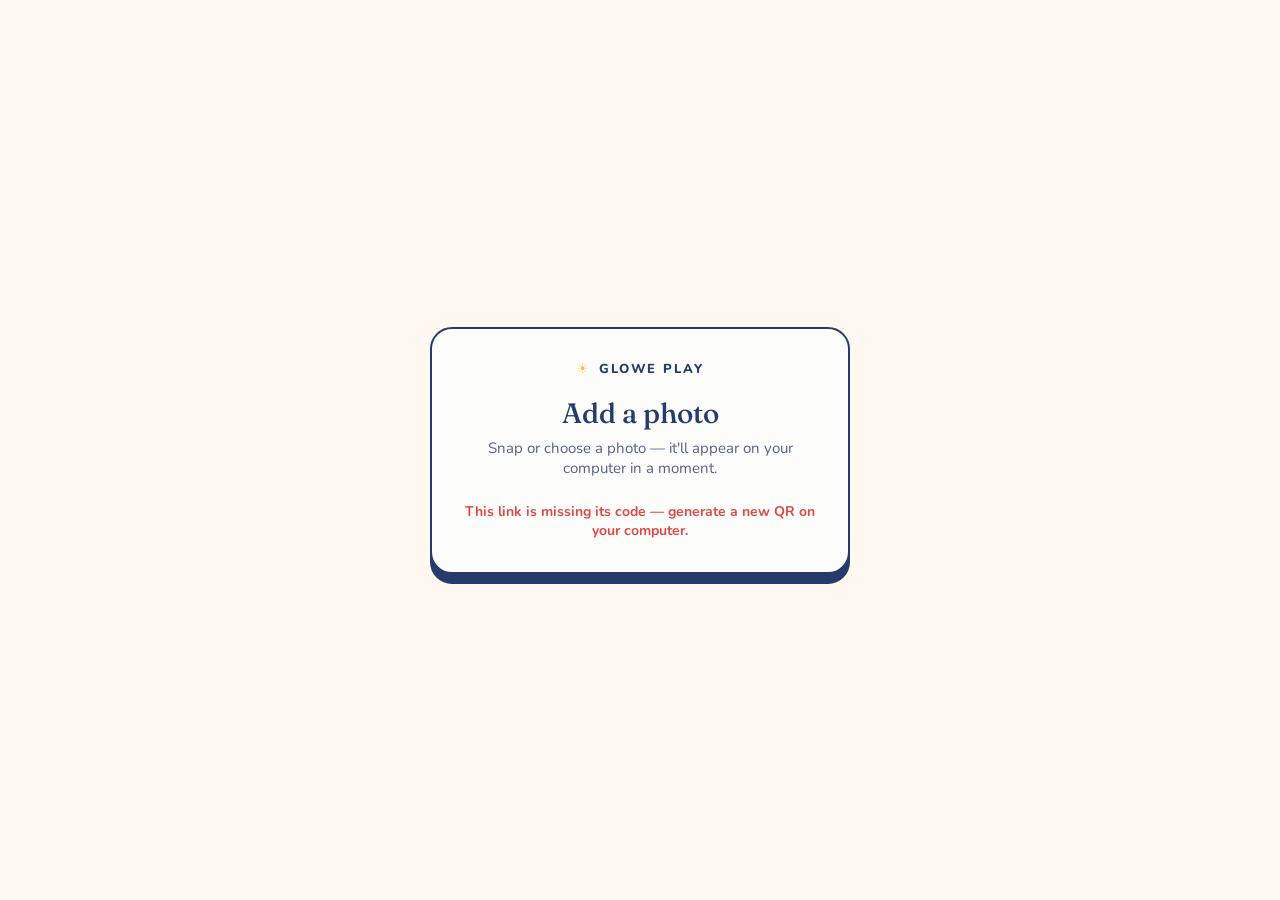
<file: phone-upload.html>
<!DOCTYPE html>
<html lang="en">
<head>
<meta charset="UTF-8" />
<meta name="viewport" content="width=device-width, initial-scale=1.0, maximum-scale=1.0" />
<title>Add a photo — Glowe Play</title>
<meta name="robots" content="noindex" />
<link rel="icon" href="favicon.svg" type="image/svg+xml" />
<link rel="preconnect" href="https://fonts.googleapis.com">
<link rel="preconnect" href="https://fonts.gstatic.com" crossorigin>
<link href="https://fonts.googleapis.com/css2?family=Fraunces:opsz,wght@9..144,400;9..144,500;9..144,600&family=Nunito:wght@400;600;700;800&display=swap" rel="stylesheet">
<style>
  :root { --cream:#FFF8F0; --ink:#243B6B; --ink-soft:#55618C; --coral:#F25F5C; --coral-deep:#DC4A47; --sun:#F4C542; --white:#FCFCFA; --line:rgba(36,59,107,.14); }
  * { box-sizing:border-box; margin:0; padding:0; }
  body { font-family:'Nunito',system-ui,sans-serif; background:var(--cream); color:var(--ink); min-height:100vh; display:grid; place-items:center; padding:24px; -webkit-font-smoothing:antialiased; }
  .card { width:100%; max-width:420px; background:var(--white); border:2px solid var(--ink); border-radius:22px; box-shadow:0 10px 0 var(--ink); padding:28px 24px 32px; text-align:center; }
  .logo { display:inline-flex; align-items:center; gap:9px; font-weight:800; font-size:13px; letter-spacing:.14em; text-transform:uppercase; color:var(--ink); margin-bottom:18px; }
  .logo .sun { color:var(--sun); }
  h1 { font-family:'Fraunces',serif; font-weight:500; font-size:28px; margin-bottom:8px; }
  p.sub { color:var(--ink-soft); font-size:15px; margin-bottom:24px; }
  .drop { border:2px dashed var(--line); border-radius:16px; padding:40px 16px; display:block; cursor:pointer; }
  .drop .ic { font-size:44px; }
  .drop .t { font-weight:800; margin-top:8px; }
  .drop .h { font-size:13px; color:var(--ink-soft); margin-top:4px; }
  #preview { width:100%; border-radius:14px; border:1.5px solid var(--ink); display:none; margin-bottom:16px; }
  .btn { display:inline-flex; align-items:center; justify-content:center; gap:8px; width:100%; font-family:'Nunito',sans-serif; font-weight:800; font-size:16px; padding:16px; border:none; border-radius:999px; background:var(--coral); color:#fff; cursor:pointer; margin-top:16px; }
  .btn:disabled { opacity:.6; }
  .btn.secondary { background:transparent; color:var(--ink); text-decoration:underline; box-shadow:none; margin-top:8px; }
  .msg { margin-top:16px; font-weight:700; font-size:14px; min-height:1px; }
  .msg.error { color:var(--coral-deep); }
  .done { text-align:center; }
  .done .big { font-size:56px; }
  .done h1 { margin-top:8px; }
  input[type=file] { display:none; }
</style>
</head>
<body>
<div class="card">
  <div class="logo"><span class="sun">☀︎</span> Glowe Play</div>

  <div id="stage-pick">
    <h1>Add a photo</h1>
    <p class="sub">Snap or choose a photo — it'll appear on your computer in a moment.</p>
    <label class="drop" id="drop">
      <div class="ic">📷</div>
      <div class="t">Take or choose a photo</div>
      <div class="h">JPG, PNG — we'll shrink it for you</div>
      <input type="file" id="file" accept="image/*" capture="environment" />
    </label>
    <img id="preview" alt="preview" />
    <button class="btn" id="send" disabled>Send to the book →</button>
    <button class="btn secondary" id="retake" style="display:none">Choose a different photo</button>
    <p class="msg" id="msg" role="status" aria-live="polite"></p>
  </div>

  <div id="stage-done" class="done" style="display:none">
    <div class="big">🎉</div>
    <h1>Sent!</h1>
    <p class="sub">Your photo is on its way to the book. You can close this tab and check your computer.</p>
    <button class="btn" id="another">Send another</button>
  </div>
</div>

<script>
  (function () {
    var token = new URLSearchParams(location.search).get('t');
    var fileEl = document.getElementById('file');
    var preview = document.getElementById('preview');
    var sendBtn = document.getElementById('send');
    var retake = document.getElementById('retake');
    var msg = document.getElementById('msg');
    var dataUrl = null;

    if (!token) { msg.textContent = 'This link is missing its code — generate a new QR on your computer.'; msg.className = 'msg error'; sendBtn.style.display = 'none'; document.getElementById('drop').style.display = 'none'; }

    function resize(file, cb) {
      var img = new Image();
      img.onload = function () {
        var max = 1600, w = img.width, h = img.height;
        if (w > max || h > max) { if (w >= h) { h = Math.round(h * max / w); w = max; } else { w = Math.round(w * max / h); h = max; } }
        var c = document.createElement('canvas'); c.width = w; c.height = h;
        c.getContext('2d').drawImage(img, 0, 0, w, h);
        cb(c.toDataURL('image/jpeg', 0.85));
      };
      img.onerror = function () { cb(null); };
      var fr = new FileReader();
      fr.onload = function () { img.src = fr.result; };
      fr.readAsDataURL(file);
    }

    fileEl.addEventListener('change', function () {
      var f = fileEl.files && fileEl.files[0]; if (!f) return;
      msg.textContent = 'Preparing…'; msg.className = 'msg';
      resize(f, function (url) {
        if (!url) { msg.textContent = "Couldn't read that photo — try another."; msg.className = 'msg error'; return; }
        dataUrl = url; preview.src = url; preview.style.display = 'block';
        document.getElementById('drop').style.display = 'none';
        retake.style.display = 'block'; sendBtn.disabled = false; msg.textContent = '';
      });
    });

    retake.addEventListener('click', function () { fileEl.value = ''; fileEl.click(); });

    sendBtn.addEventListener('click', function () {
      if (!dataUrl) return;
      sendBtn.disabled = true; var o = sendBtn.textContent; sendBtn.textContent = 'Sending…'; msg.textContent = '';
      fetch('/api/phone-upload', {
        method: 'POST', headers: { 'Content-Type': 'application/json' },
        body: JSON.stringify({ token: token, dataUrl: dataUrl })
      }).then(function (r) { return r.json().then(function (d) { return { ok: r.ok, d: d }; }); })
        .then(function (res) {
          if (!res.ok) { msg.textContent = res.d.error || 'Upload failed.'; msg.className = 'msg error'; sendBtn.disabled = false; sendBtn.textContent = o; return; }
          document.getElementById('stage-pick').style.display = 'none';
          document.getElementById('stage-done').style.display = 'block';
        }).catch(function (err) { msg.textContent = 'Network error — try again.'; msg.className = 'msg error'; sendBtn.disabled = false; sendBtn.textContent = o; });
    });

    document.getElementById('another').addEventListener('click', function () { location.reload(); });
  })();
</script>
</body>
</html>
</file>
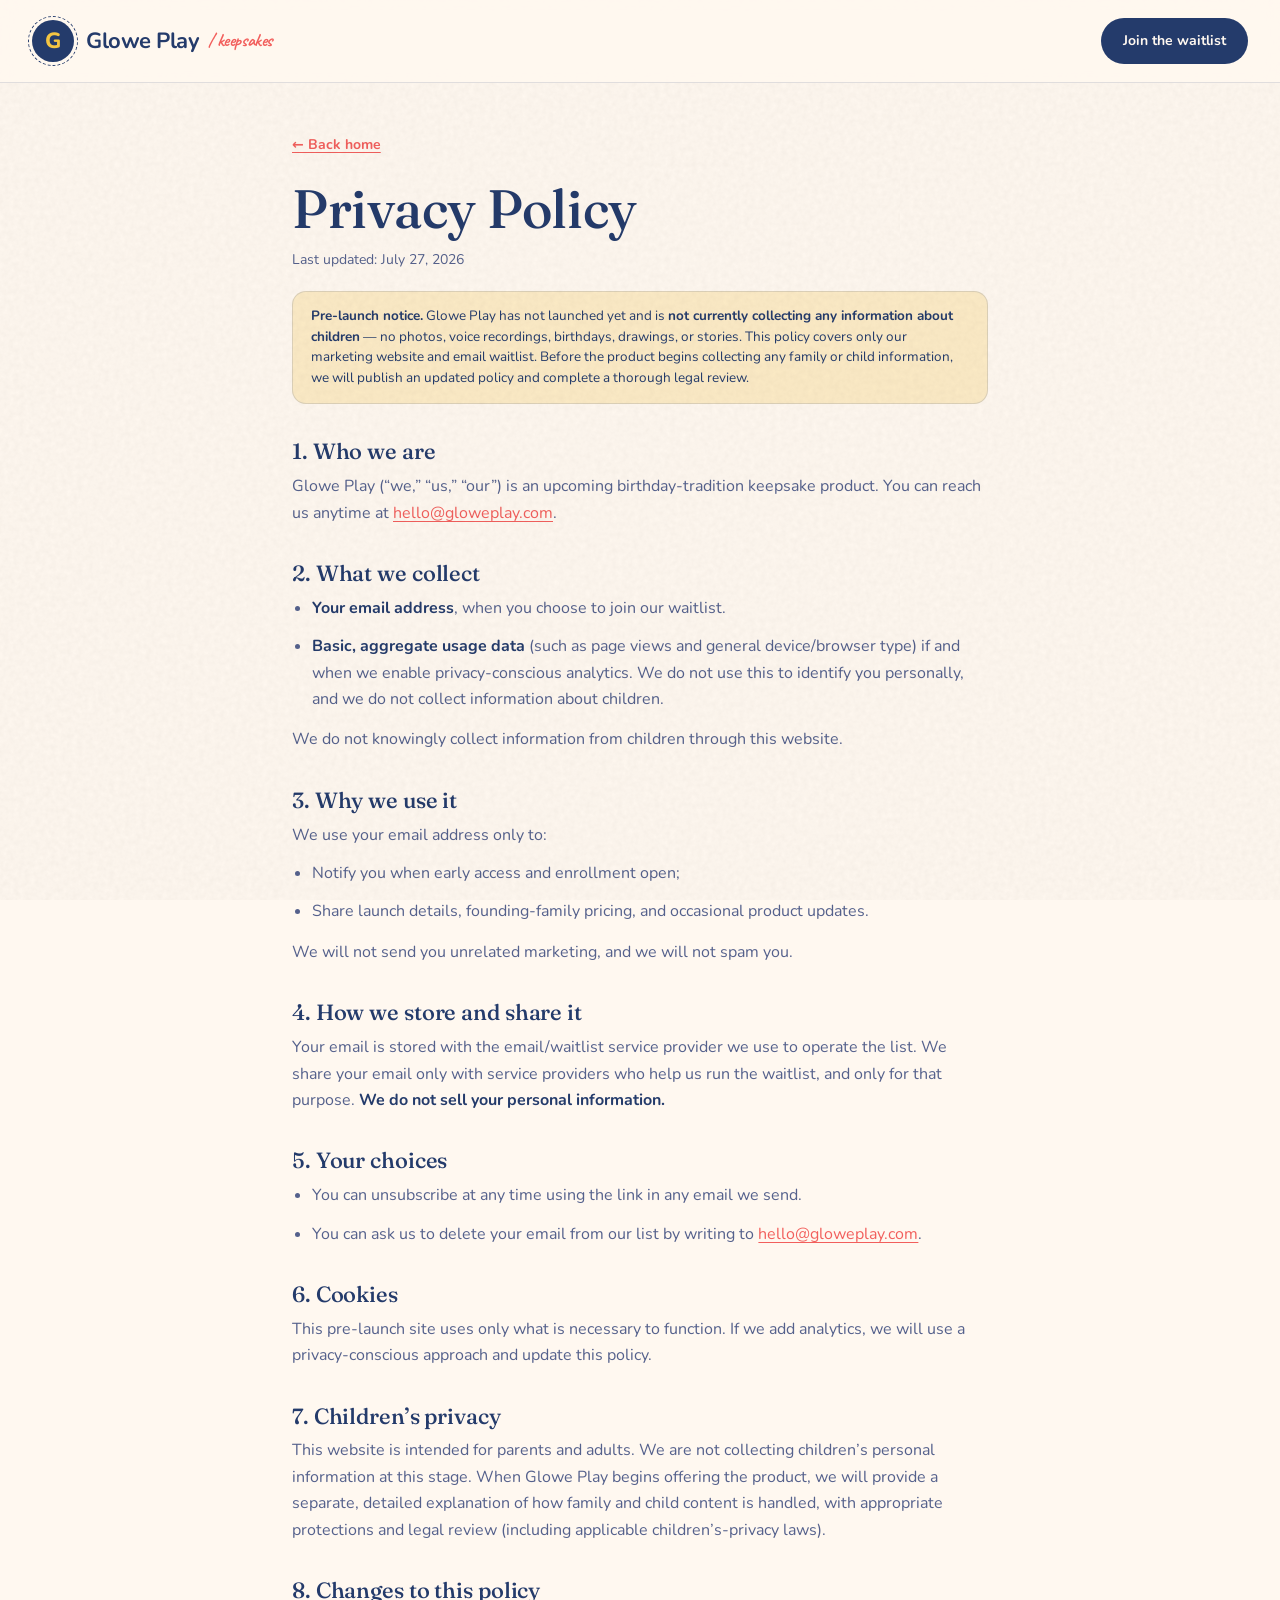
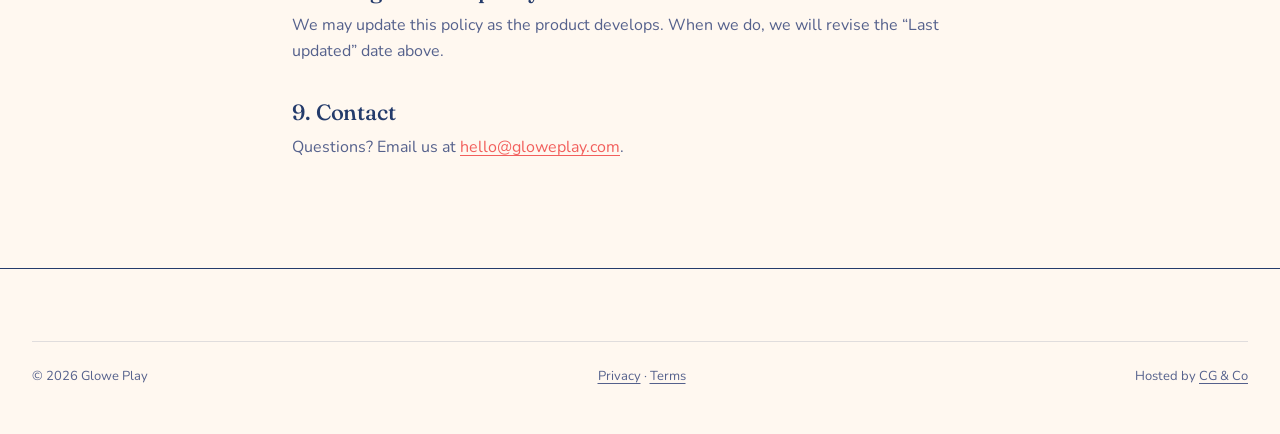
<file: privacy.html>
<!DOCTYPE html>
<html lang="en">
<head>
<meta charset="UTF-8" />
<meta name="viewport" content="width=device-width, initial-scale=1.0" />
<title>Privacy Policy — Glowe Play</title>
<meta name="description" content="How Glowe Play handles information collected through our pre-launch website and waitlist." />
<meta name="robots" content="noindex" />
<link rel="icon" href="favicon.svg" type="image/svg+xml" />
<link rel="preconnect" href="https://fonts.googleapis.com">
<link rel="preconnect" href="https://fonts.gstatic.com" crossorigin>
<link href="https://fonts.googleapis.com/css2?family=Fraunces:ital,opsz,wght@0,9..144,400;0,9..144,500;0,9..144,600&family=Nunito:wght@400;600;700;800&family=Caveat:wght@600;700&display=swap" rel="stylesheet">
<link rel="stylesheet" href="styles.css?v=12" />
</head>
<body>

<nav>
  <div class="nav-inner">
    <div class="logo">
      <a href="index.html">
        <div class="logo-mark">G</div>
        Glowe Play <span class="tag">/ keepsakes</span>
      </a>
    </div>
    <div class="nav-right">
      <a href="index.html#waitlist" class="nav-cta">Join the waitlist</a>
    </div>
  </div>
</nav>

<main class="legal legal-wrap">
  <a href="index.html" class="legal-back">← Back home</a>
  <h1>Privacy Policy</h1>
  <p class="eff">Last updated: July 27, 2026</p>

  <p class="draft-note"><strong>Pre-launch notice.</strong> Glowe Play has not launched yet and is <strong>not currently collecting any information about children</strong> — no photos, voice recordings, birthdays, drawings, or stories. This policy covers only our marketing website and email waitlist. Before the product begins collecting any family or child information, we will publish an updated policy and complete a thorough legal review.</p>

  <h2>1. Who we are</h2>
  <p>Glowe Play (“we,” “us,” “our”) is an upcoming birthday-tradition keepsake product. You can reach us anytime at <a href="mailto:hello@gloweplay.com">hello@gloweplay.com</a>.</p>

  <h2>2. What we collect</h2>
  <ul>
    <li><strong>Your email address</strong>, when you choose to join our waitlist.</li>
    <li><strong>Basic, aggregate usage data</strong> (such as page views and general device/browser type) if and when we enable privacy-conscious analytics. We do not use this to identify you personally, and we do not collect information about children.</li>
  </ul>
  <p>We do not knowingly collect information from children through this website.</p>

  <h2>3. Why we use it</h2>
  <p>We use your email address only to:</p>
  <ul>
    <li>Notify you when early access and enrollment open;</li>
    <li>Share launch details, founding-family pricing, and occasional product updates.</li>
  </ul>
  <p>We will not send you unrelated marketing, and we will not spam you.</p>

  <h2>4. How we store and share it</h2>
  <p>Your email is stored with the email/waitlist service provider we use to operate the list. We share your email only with service providers who help us run the waitlist, and only for that purpose. <strong>We do not sell your personal information.</strong></p>

  <h2>5. Your choices</h2>
  <ul>
    <li>You can unsubscribe at any time using the link in any email we send.</li>
    <li>You can ask us to delete your email from our list by writing to <a href="mailto:hello@gloweplay.com">hello@gloweplay.com</a>.</li>
  </ul>

  <h2>6. Cookies</h2>
  <p>This pre-launch site uses only what is necessary to function. If we add analytics, we will use a privacy-conscious approach and update this policy.</p>

  <h2>7. Children’s privacy</h2>
  <p>This website is intended for parents and adults. We are not collecting children’s personal information at this stage. When Glowe Play begins offering the product, we will provide a separate, detailed explanation of how family and child content is handled, with appropriate protections and legal review (including applicable children’s-privacy laws).</p>

  <h2>8. Changes to this policy</h2>
  <p>We may update this policy as the product develops. When we do, we will revise the “Last updated” date above.</p>

  <h2>9. Contact</h2>
  <p>Questions? Email us at <a href="mailto:hello@gloweplay.com">hello@gloweplay.com</a>.</p>
</main>

<footer>
  <div class="wrap">
    <div class="footer-bottom">
      <span>© 2026 Glowe Play</span>
      <span><a href="privacy.html">Privacy</a> · <a href="terms.html">Terms</a></span>
      <span>Hosted by <a href="https://cg-co.com" target="_blank" rel="noopener noreferrer">CG &amp; Co</a></span>
    </div>
  </div>
</footer>

</body>
</html>
</file>
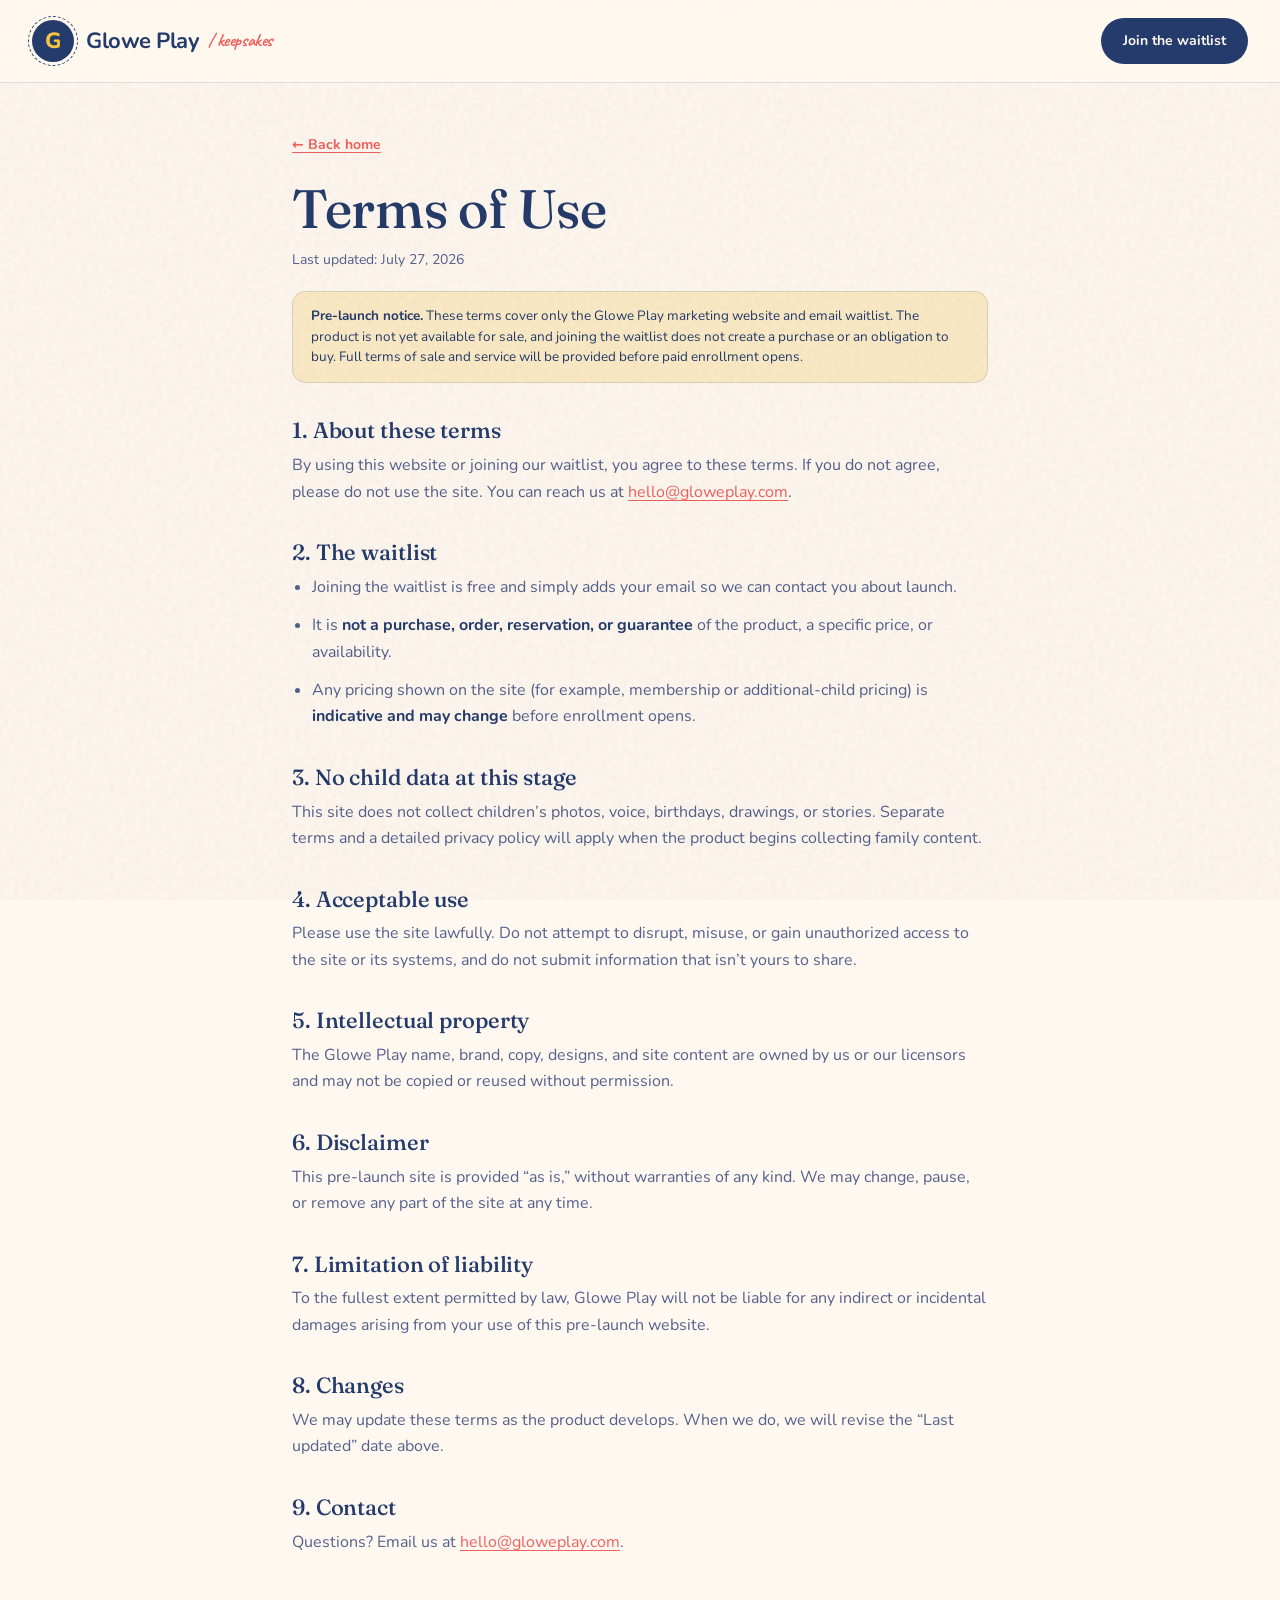
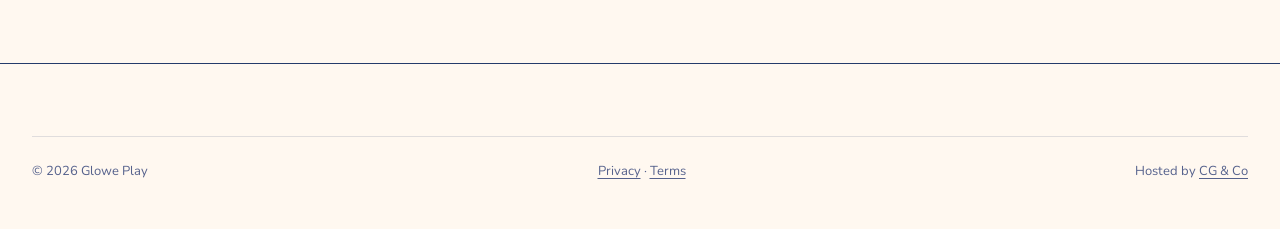
<file: terms.html>
<!DOCTYPE html>
<html lang="en">
<head>
<meta charset="UTF-8" />
<meta name="viewport" content="width=device-width, initial-scale=1.0" />
<title>Terms of Use — Glowe Play</title>
<meta name="description" content="Terms of use for the Glowe Play pre-launch website and waitlist." />
<meta name="robots" content="noindex" />
<link rel="icon" href="favicon.svg" type="image/svg+xml" />
<link rel="preconnect" href="https://fonts.googleapis.com">
<link rel="preconnect" href="https://fonts.gstatic.com" crossorigin>
<link href="https://fonts.googleapis.com/css2?family=Fraunces:ital,opsz,wght@0,9..144,400;0,9..144,500;0,9..144,600&family=Nunito:wght@400;600;700;800&family=Caveat:wght@600;700&display=swap" rel="stylesheet">
<link rel="stylesheet" href="styles.css?v=12" />
</head>
<body>

<nav>
  <div class="nav-inner">
    <div class="logo">
      <a href="index.html">
        <div class="logo-mark">G</div>
        Glowe Play <span class="tag">/ keepsakes</span>
      </a>
    </div>
    <div class="nav-right">
      <a href="index.html#waitlist" class="nav-cta">Join the waitlist</a>
    </div>
  </div>
</nav>

<main class="legal legal-wrap">
  <a href="index.html" class="legal-back">← Back home</a>
  <h1>Terms of Use</h1>
  <p class="eff">Last updated: July 27, 2026</p>

  <p class="draft-note"><strong>Pre-launch notice.</strong> These terms cover only the Glowe Play marketing website and email waitlist. The product is not yet available for sale, and joining the waitlist does not create a purchase or an obligation to buy. Full terms of sale and service will be provided before paid enrollment opens.</p>

  <h2>1. About these terms</h2>
  <p>By using this website or joining our waitlist, you agree to these terms. If you do not agree, please do not use the site. You can reach us at <a href="mailto:hello@gloweplay.com">hello@gloweplay.com</a>.</p>

  <h2>2. The waitlist</h2>
  <ul>
    <li>Joining the waitlist is free and simply adds your email so we can contact you about launch.</li>
    <li>It is <strong>not a purchase, order, reservation, or guarantee</strong> of the product, a specific price, or availability.</li>
    <li>Any pricing shown on the site (for example, membership or additional-child pricing) is <strong>indicative and may change</strong> before enrollment opens.</li>
  </ul>

  <h2>3. No child data at this stage</h2>
  <p>This site does not collect children’s photos, voice, birthdays, drawings, or stories. Separate terms and a detailed privacy policy will apply when the product begins collecting family content.</p>

  <h2>4. Acceptable use</h2>
  <p>Please use the site lawfully. Do not attempt to disrupt, misuse, or gain unauthorized access to the site or its systems, and do not submit information that isn’t yours to share.</p>

  <h2>5. Intellectual property</h2>
  <p>The Glowe Play name, brand, copy, designs, and site content are owned by us or our licensors and may not be copied or reused without permission.</p>

  <h2>6. Disclaimer</h2>
  <p>This pre-launch site is provided “as is,” without warranties of any kind. We may change, pause, or remove any part of the site at any time.</p>

  <h2>7. Limitation of liability</h2>
  <p>To the fullest extent permitted by law, Glowe Play will not be liable for any indirect or incidental damages arising from your use of this pre-launch website.</p>

  <h2>8. Changes</h2>
  <p>We may update these terms as the product develops. When we do, we will revise the “Last updated” date above.</p>

  <h2>9. Contact</h2>
  <p>Questions? Email us at <a href="mailto:hello@gloweplay.com">hello@gloweplay.com</a>.</p>
</main>

<footer>
  <div class="wrap">
    <div class="footer-bottom">
      <span>© 2026 Glowe Play</span>
      <span><a href="privacy.html">Privacy</a> · <a href="terms.html">Terms</a></span>
      <span>Hosted by <a href="https://cg-co.com" target="_blank" rel="noopener noreferrer">CG &amp; Co</a></span>
    </div>
  </div>
</footer>

</body>
</html>
</file>
<file: styles.css>
:root {
    /* Glowe Play — Brand Guide v1.0 palette */
    --cream: #FFF8F0;       /* Warm Cream */
    --cream-deep: #FCEBC6;  /* soft sunshine tint */
    --white: #FCFCFA;       /* Soft White */
    --ink: #243B6B;         /* Navy */
    --ink-soft: #55618C;    /* muted navy — secondary text */
    --charcoal: #333333;    /* Charcoal */
    --coral: #F25F5C;       /* Adventure Red */
    --coral-deep: #DC4A47;
    --bay: #4EA8DE;         /* Sky Blue */
    --bay-deep: #2E8AC4;
    --sun: #F4C542;         /* Sunshine Yellow */
    --sun-deep: #E0AC2A;
    --plum: #243B6B;        /* deprecated → Navy (no purple in palette) */
    --pink: #F7857F;        /* light Adventure Red */
    --mint: #5CB85C;        /* Leaf Green */
    --line: rgba(36, 59, 107, 0.14);
  }

  * { box-sizing: border-box; margin: 0; padding: 0; }
  html { scroll-behavior: smooth; }

  body {
    font-family: 'Nunito', system-ui, sans-serif;
    background: var(--cream);
    color: var(--ink);
    line-height: 1.55;
    font-size: 17px;
    overflow-x: hidden;
  }

  body::before {
    content: '';
    position: fixed;
    inset: 0;
    pointer-events: none;
    z-index: 1;
    opacity: 0.32;
    mix-blend-mode: multiply;
    background-image: url("data:image/svg+xml,%3Csvg viewBox='0 0 200 200' xmlns='http://www.w3.org/2000/svg'%3E%3Cfilter id='n'%3E%3CfeTurbulence type='fractalNoise' baseFrequency='0.85' numOctaves='2'/%3E%3CfeColorMatrix values='0 0 0 0 0.1 0 0 0 0 0.09 0 0 0 0 0.08 0 0 0 0.18 0'/%3E%3C/filter%3E%3Crect width='100%25' height='100%25' filter='url(%23n)'/%3E%3C/svg%3E");
  }

  .wrap {
    max-width: 1320px;
    margin: 0 auto;
    padding: 0 32px;
    position: relative;
    z-index: 2;
  }

  h1, h2, h3, h4 {
    font-family: 'Fraunces', Georgia, serif;
    font-weight: 500;
    letter-spacing: -0.005em;
    line-height: 1.04;
  }

  .marker {
    font-family: 'Caveat', cursive;
    font-weight: 700;
  }

  /* ─── NAV ─── */
  nav {
    position: sticky;
    top: 0;
    z-index: 50;
    background: rgba(255, 248, 240, 0.86);
    backdrop-filter: saturate(140%) blur(12px);
    border-bottom: 1px solid var(--line);
  }
  .nav-inner {
    max-width: 1320px;
    margin: 0 auto;
    padding: 18px 32px;
    display: flex;
    align-items: center;
    justify-content: space-between;
    gap: 20px;
  }
  .logo {
    display: flex;
    align-items: center;
    gap: 12px;
    font-family: 'Nunito', sans-serif;
    font-weight: 700;
    font-size: 22px;
    letter-spacing: -0.02em;
  }
  .logo a {
    text-decoration: none;
    color: inherit;
    display: flex;
    align-items: center;
    gap: 12px;
  }
  .logo-mark {
    width: 42px; height: 42px;
    background: var(--ink);
    border-radius: 50%;
    display: grid; place-items: center;
    color: var(--sun);
    font-family: 'Nunito', sans-serif;
    font-weight: 800;
    font-size: 22px;
    position: relative;
    flex-shrink: 0;
  }
  .logo-mark::after {
    content: '';
    position: absolute;
    inset: -4px;
    border-radius: 50%;
    border: 1.5px dashed var(--ink);
    animation: spin 14s linear infinite;
  }
  @keyframes spin { to { transform: rotate(360deg); } }
  .logo span.tag {
    font-family: 'Caveat', cursive;
    font-weight: 700;
    color: var(--coral);
    font-size: 18px;
    margin-left: -4px;
  }
  .logo .amp {
    color: var(--coral);
    font-style: italic;
    padding: 0 1px;
  }
  .nav-right { display: flex; align-items: center; gap: 22px; }
  .nav-soon {
    font-family: 'Nunito', sans-serif;
    font-size: 12px;
    font-weight: 800;
    letter-spacing: 0.14em;
    text-transform: uppercase;
    color: var(--ink-soft);
    display: inline-flex;
    align-items: center;
    gap: 9px;
  }
  .nav-soon::before {
    content: '';
    width: 8px; height: 8px;
    border-radius: 50%;
    background: var(--coral);
    animation: pulse 2s ease-in-out infinite;
  }
  .nav-cta {
    background: var(--ink);
    color: var(--cream);
    padding: 12px 22px;
    border-radius: 999px;
    text-decoration: none;
    font-size: 14px;
    font-weight: 700;
    transition: all 0.2s;
  }
  .nav-cta:hover { background: var(--coral); transform: translateY(-2px); }
  .nav-login {
    font-family: 'Nunito', sans-serif;
    font-size: 14px;
    font-weight: 700;
    color: var(--ink);
    text-decoration: none;
    transition: color 0.2s;
  }
  .nav-login:hover { color: var(--coral); }
  @media (max-width: 560px) { .nav-soon { display: none; } }

  /* ─── BUTTONS ─── */
  .btn-primary {
    background: var(--coral);
    color: var(--cream);
    border: none;
    padding: 18px 34px;
    border-radius: 999px;
    font-family: 'Nunito', sans-serif;
    font-size: 16px;
    font-weight: 800;
    cursor: pointer;
    text-decoration: none;
    display: inline-flex;
    align-items: center;
    justify-content: center;
    gap: 10px;
    box-shadow: 0 6px 18px -8px rgba(242, 95, 92, 0.55);
    transition: all 0.2s;
    white-space: nowrap;
  }
  .btn-primary:hover {
    transform: translateY(-2px);
    box-shadow: 0 10px 22px -8px rgba(242, 95, 92, 0.6);
    background: var(--coral-deep);
  }
  .btn-primary.blue { background: var(--bay); }
  .btn-primary.blue:hover { background: var(--bay-deep); }
  .btn-secondary {
    color: var(--ink);
    background: transparent;
    border: none;
    text-decoration: underline;
    text-decoration-thickness: 2px;
    text-underline-offset: 6px;
    font-family: 'Nunito', sans-serif;
    font-size: 15px;
    font-weight: 700;
    cursor: pointer;
    display: inline-flex;
    align-items: center;
    gap: 8px;
  }
  .btn-secondary:hover { color: var(--coral); }
  .btn-outline {
    display: inline-flex;
    align-items: center;
    gap: 10px;
    border: 2px solid var(--ink);
    background: var(--cream);
    color: var(--ink);
    padding: 14px 26px;
    border-radius: 999px;
    font-family: 'Nunito', sans-serif;
    font-weight: 800;
    font-size: 15px;
    text-decoration: none;
    transition: all 0.2s;
  }
  .btn-outline:hover { background: var(--ink); color: var(--cream); transform: translateY(-2px); }

  @keyframes pulse {
    0%, 100% { transform: scale(1); opacity: 1; }
    50% { transform: scale(1.4); opacity: 0.6; }
  }

  /* ─── HERO ─── */
  .hero {
    padding: 56px 0 80px;
    position: relative;
  }
  .hero-eyebrow {
    display: inline-flex;
    align-items: center;
    gap: 10px;
    background: var(--cream-deep);
    border: 1.5px solid var(--ink);
    padding: 8px 16px;
    border-radius: 999px;
    font-size: 13px;
    font-weight: 700;
    letter-spacing: 0.04em;
    text-transform: uppercase;
    margin-bottom: 28px;
  }
  .hero-eyebrow::before {
    content: '';
    width: 8px; height: 8px;
    background: var(--coral);
    border-radius: 50%;
    animation: pulse 2s ease-in-out infinite;
  }

  .hero-grid {
    display: grid;
    grid-template-columns: 1.1fr 0.9fr;
    gap: 60px;
    align-items: center;
  }
  @media (max-width: 940px) {
    .hero-grid { grid-template-columns: 1fr; gap: 36px; }
    /* Copy + signup stay first on mobile; the book follows below the CTA. */
    .hero-visual { order: 1; min-height: 0; }
    .book, .book-img { width: min(320px, 82%); }
  }

  .hero h1 {
    font-size: clamp(42px, 6.6vw, 96px);
    max-width: 15ch;
    margin-bottom: 28px;
    line-height: 1.0;
  }
  .hero h1 .glow {
    color: var(--coral);
    position: relative;
    display: inline-block;
  }
  .hero h1 .glow::after {
    content: '';
    position: absolute;
    left: -2%; right: -2%;
    bottom: 8%;
    height: 14px;
    background: var(--sun);
    z-index: -1;
    border-radius: 6px;
    transform: skewX(-8deg);
  }
  .hero-sub {
    font-size: clamp(18px, 2vw, 21px);
    max-width: 48ch;
    color: var(--ink-soft);
    margin-bottom: 32px;
  }

  .hero-form {
    display: flex;
    gap: 12px;
    max-width: 500px;
    margin-bottom: 14px;
  }
  .hero-form input {
    flex: 1;
    min-width: 0;
    padding: 16px 20px;
    border: 1.5px solid var(--ink);
    background: var(--cream);
    border-radius: 999px;
    font-family: 'Nunito', sans-serif;
    font-size: 16px;
    font-weight: 600;
    color: var(--ink);
    transition: all 0.2s;
  }
  .hero-form input::placeholder { color: var(--ink-soft); opacity: 0.6; }
  .hero-form input:focus {
    outline: none;
    background: var(--cream-deep);
    border-color: var(--coral);
  }
  .hero-note {
    font-size: 14px;
    color: var(--ink-soft);
    display: flex;
    align-items: center;
    gap: 8px;
    margin-bottom: 24px;
    font-weight: 600;
  }
  .hero-note::before { content: '✦'; color: var(--coral); }
  .hero-secondary { margin-top: 2px; }

  .form-success {
    display: none;
    align-items: center;
    gap: 12px;
    max-width: 500px;
    padding: 18px 22px;
    border-radius: 18px;
    background: var(--mint);
    border: 1.5px solid var(--ink);
    font-size: 15px;
    font-weight: 700;
    color: var(--ink);
    margin-bottom: 14px;
  }
  .form-success.show { display: flex; }
  .form-success .tick {
    width: 26px; height: 26px; flex-shrink: 0;
    border-radius: 50%;
    background: var(--ink);
    color: var(--sun);
    display: grid; place-items: center;
    font-size: 14px;
    font-weight: 800;
  }

  /* hero book visual */
  .hero-visual {
    position: relative;
    display: grid;
    place-items: center;
    min-height: 440px;
  }
  /* Real cover image (images/book-cover.png). When present it replaces the CSS book. */
  .book-img {
    display: block;
    width: min(430px, 96%);
    height: auto;
    border-radius: 4px 12px 12px 4px;
    box-shadow:
      0 1px 2px rgba(36, 59, 107, 0.14),
      0 36px 64px -26px rgba(36, 59, 107, 0.46);
    transform: rotate(-3deg);
    transition: transform 0.5s cubic-bezier(0.2, 0.7, 0.2, 1);
  }
  .hero-visual:hover .book-img { transform: rotate(-1.5deg) translateY(-6px); }
  .hero-visual:has(.book-img) .book,
  .hero-visual:has(.book-img) .chip { display: none; }
  .book {
    position: relative;
    width: min(384px, 90%);
    aspect-ratio: 3.15 / 3.72;
    border-radius: 3px 12px 12px 3px;
    background: var(--white);
    box-shadow:
      0 1px 2px rgba(36, 59, 107, 0.14),
      0 34px 60px -26px rgba(36, 59, 107, 0.44);
    padding: 26px 26px 24px 56px;
    text-align: center;
    overflow: hidden;
    transform: rotate(-3deg);
    transition: transform 0.5s cubic-bezier(0.2, 0.7, 0.2, 1);
    color: var(--ink);
  }
  .hero-visual:hover .book { transform: rotate(-1.5deg) translateY(-6px); }
  .book-spine {
    position: absolute;
    left: 0; top: 0; bottom: 0;
    width: 36px;
    background: var(--ink);
    display: flex;
    align-items: center;
    justify-content: center;
    box-shadow: inset -2px 0 5px rgba(0,0,0,0.25);
  }
  .book-spine span {
    writing-mode: vertical-rl;
    transform: rotate(180deg);
    font-family: 'Nunito', sans-serif;
    font-weight: 800;
    font-size: 10px;
    letter-spacing: 0.24em;
    text-transform: uppercase;
    color: var(--cream);
  }
  .book-brand {
    font-family: 'Nunito', sans-serif;
    font-weight: 800;
    font-size: 11.5px;
    letter-spacing: 0.16em;
    text-transform: uppercase;
    color: var(--ink);
    margin-bottom: 12px;
  }
  .book-brand .sun { color: var(--sun-deep); }
  .book-title {
    font-family: 'Fraunces', Georgia, serif;
    color: var(--ink);
    line-height: 0.96;
  }
  .book-title .l1 { display: block; font-size: 19px; letter-spacing: 0.01em; }
  .book-title .l2 { display: block; font-size: 30px; margin-top: 2px; }
  .book-title .six {
    display: block;
    font-size: clamp(52px, 7vw, 70px);
    font-weight: 700;
    letter-spacing: 0.03em;
    margin-top: 2px;
  }
  .book-title .six .s { color: var(--coral); }
  .book-title .six .i { color: var(--ink); }
  .book-title .six .x { color: var(--sun-deep); }
  .book-sub {
    font-family: 'Nunito', sans-serif;
    font-weight: 700;
    font-size: 10px;
    letter-spacing: 0.05em;
    text-transform: uppercase;
    line-height: 1.55;
    color: var(--ink-soft);
    max-width: 26ch;
    margin: 14px auto 0;
  }
  .book-date {
    font-family: 'Fraunces', Georgia, serif;
    font-style: italic;
    font-size: 12.5px;
    color: var(--ink);
    margin-top: 10px;
  }
  .book-date::before { content: '♡ '; color: var(--coral); font-style: normal; }
  .book-photo {
    position: absolute;
    top: 18px; right: 16px;
    width: 68px; height: 68px;
    border-radius: 50%;
    background: #BFE3F5;
    border: 3px solid #fff;
    box-shadow: 0 4px 10px -5px rgba(36,59,107,0.4);
    display: grid; place-items: center;
    font-size: 26px;
  }
  .book .doodle { position: absolute; line-height: 1; pointer-events: none; }
  .book .d-star { top: 13%; left: 28%; font-size: 16px; color: var(--sun-deep); }
  .book .d-star2 { top: 20%; left: 44%; font-size: 10px; color: var(--bay); }
  .book .d-heart { top: 52%; left: 15%; font-size: 15px; color: var(--coral); }
  .book .d-heart2 { bottom: 26%; right: 13%; font-size: 13px; color: var(--mint); }
  .book .d-flower { bottom: 7%; right: 15%; font-size: 20px; }

  .chip {
    position: absolute;
    background: var(--white);
    border: 1px solid var(--line);
    border-radius: 14px;
    padding: 9px 14px;
    font-size: 13px;
    font-weight: 700;
    color: var(--ink);
    box-shadow: 0 12px 26px -12px rgba(36, 59, 107, 0.4);
    display: flex;
    align-items: center;
    gap: 8px;
    white-space: nowrap;
  }
  .chip .dot { font-size: 15px; }
  .chip-1 { top: 1%; left: -3%; transform: rotate(-4deg); background: var(--sun); border-color: transparent; }
  .chip-2 { top: 42%; left: -6%; transform: rotate(-5deg); }
  .chip-3 { bottom: 2%; right: 4%; transform: rotate(3deg); background: var(--bay); color: var(--cream); border-color: transparent; }
  .chip-quote { font-family: 'Caveat', cursive; font-size: 17px; }
  @media (max-width: 940px) { .hero-visual { min-height: 380px; } .chip-2 { left: 0; } }
  @media (max-width: 480px) {
    .hero-form { flex-direction: column; }
    .hero-form .btn-primary { width: 100%; }
  }

  /* ─── MARQUEE ─── */
  .marquee {
    background: var(--ink);
    color: var(--cream);
    padding: 20px 0;
    overflow: hidden;
    border-radius: 999px;
    border: 2px solid var(--ink);
    margin: 0 0 20px;
    position: relative;
  }
  .marquee-track {
    display: flex;
    gap: 40px;
    white-space: nowrap;
    animation: scroll 32s linear infinite;
    font-family: 'Nunito', sans-serif;
    font-size: 26px;
    font-weight: 500;
  }
  .marquee-track span { display: flex; align-items: center; gap: 40px; }
  .marquee-track .star { color: var(--coral); font-style: normal; }
  @keyframes scroll { to { transform: translateX(-50%); } }

  /* ─── SECTION SHELL ─── */
  section.block { padding: 84px 0; position: relative; }
  .block-head { margin-bottom: 56px; max-width: 62ch; }
  .section-num {
    font-family: 'Nunito', sans-serif;
    font-size: 14px;
    color: var(--coral);
    margin-bottom: 12px;
    display: block;
    font-weight: 500;
    text-transform: uppercase;
    letter-spacing: 0.08em;
  }
  .block-head h2 {
    font-size: clamp(34px, 5vw, 68px);
    max-width: 20ch;
    margin-bottom: 20px;
    line-height: 0.98;
  }
  .block-head h2 em { color: var(--coral); font-style: normal; }
  .section-lead {
    font-size: 19px;
    max-width: 56ch;
    color: var(--ink-soft);
  }

  /* ─── HOW IT WORKS ─── */
  .steps {
    display: grid;
    grid-template-columns: repeat(6, 1fr);
    gap: 16px;
    counter-reset: step;
  }
  .step {
    border: 1.5px solid var(--ink);
    border-radius: 20px;
    padding: 22px 18px 24px;
    background: var(--cream);
    transition: transform 0.3s;
  }
  .step:hover { transform: translateY(-5px) rotate(-1.5deg); }
  .step:nth-child(1) { background: #FFE6DC; }
  .step:nth-child(2) { background: #DCF3FA; }
  .step:nth-child(3) { background: #FFF3D0; }
  .step:nth-child(4) { background: #E9E2FB; }
  .step:nth-child(5) { background: #DBF7EC; }
  .step:nth-child(6) { background: var(--sun); }
  .step .num {
    counter-increment: step;
    font-family: 'Nunito', sans-serif;
    font-size: 13px;
    font-weight: 600;
    color: var(--ink-soft);
  }
  .step .num::before { content: 'Step 0' counter(step); }
  .step .ico { font-size: 30px; display: block; margin: 12px 0 12px; }
  .step h4 {
    font-family: 'Nunito', sans-serif;
    font-size: 17px;
    font-weight: 600;
    line-height: 1.1;
  }
  @media (max-width: 860px) { .steps { grid-template-columns: repeat(2, 1fr); } }
  @media (max-width: 420px) { .steps { grid-template-columns: 1fr; } }

  /* ─── MAGIC / MOMENTS ─── */
  .block.magic {
    background: var(--ink);
    color: var(--cream);
    border-radius: 36px;
    margin: 20px 0;
    padding: 90px 60px;
    overflow: hidden;
  }
  .magic .section-num { color: var(--sun); }
  .magic .block-head h2 { color: var(--cream); max-width: 24ch; }
  .magic .block-head h2 em { color: var(--coral); }
  .magic .section-lead { color: rgba(250, 244, 230, 0.82); }
  .moments {
    display: grid;
    grid-template-columns: repeat(3, 1fr);
    gap: 22px;
  }
  .moment {
    border-radius: 16px;
    overflow: hidden;
    background: var(--white);
    border: 1px solid rgba(255,255,255,0.14);
    box-shadow: 0 20px 40px -28px rgba(0,0,0,0.6);
    transition: transform 0.3s;
  }
  .moment:hover { transform: translateY(-5px); }
  .moment .photo {
    aspect-ratio: 4 / 3.1;
    position: relative;
    display: grid;
    place-items: center;
    color: rgba(36,59,107,0.5);
  }
  .moment:nth-child(1) .photo { background: #F7CFC4; }
  .moment:nth-child(2) .photo { background: #C8E4F3; }
  .moment:nth-child(3) .photo { background: #FBE9B8; }
  .moment:nth-child(4) .photo { background: #CFE7CB; }
  .moment:nth-child(5) .photo { background: #EDE0CB; }
  .moment .photo .ph-label {
    font-size: 11px;
    font-weight: 800;
    letter-spacing: 0.14em;
    text-transform: uppercase;
    color: rgba(27,36,64,0.5);
  }
  .moment .caption {
    padding: 20px 22px 22px;
    font-family: 'Caveat', cursive;
    font-weight: 700;
    font-size: 26px;
    line-height: 1.05;
    color: var(--ink);
  }
  .moment.wide { grid-column: span 2; }
  .moment.wide .photo { aspect-ratio: 16 / 7; }
  @media (max-width: 900px) { .block.magic { padding: 56px 24px; } .moments { grid-template-columns: repeat(2, 1fr); } }
  @media (max-width: 520px) { .moments { grid-template-columns: 1fr; } .moment.wide { grid-column: auto; } }

  /* ─── ADVENTURES ─── */
  .adv-flow {
    display: flex;
    align-items: stretch;
    gap: 10px;
    margin: 0 0 60px;
    flex-wrap: wrap;
  }
  .flow-step {
    flex: 1;
    min-width: 180px;
    display: flex;
    flex-direction: column;
    align-items: flex-start;
    gap: 4px;
    background: var(--white);
    border: 1px solid var(--line);
    border-radius: 18px;
    padding: 22px 24px;
  }
  .flow-step.accent {
    background: var(--ink);
    border-color: var(--ink);
  }
  .flow-step.accent .flow-t { color: var(--cream); }
  .flow-step.accent .flow-s { color: rgba(255,248,240,0.7); }
  .flow-ico { font-size: 28px; margin-bottom: 6px; }
  .flow-t {
    font-family: 'Fraunces', Georgia, serif;
    font-size: 21px;
    font-weight: 500;
    color: var(--ink);
    line-height: 1.1;
  }
  .flow-s {
    font-family: 'Nunito', sans-serif;
    font-size: 13px;
    font-weight: 600;
    color: var(--ink-soft);
  }
  .flow-arrow {
    align-self: center;
    font-size: 24px;
    color: var(--coral);
    flex-shrink: 0;
  }
  @media (max-width: 720px) {
    .flow-step { min-width: 0; flex-basis: 100%; }
    .flow-arrow { transform: rotate(90deg); align-self: center; }
  }

  /* ─── ADVENTURES — collectible badge stickers ─── */
  .adv-cards {
    display: grid;
    grid-template-columns: repeat(3, 1fr);
    gap: 44px 40px;
    max-width: 1040px;
    margin: 0 auto;
  }
  .badge-sticker {
    position: relative;
    aspect-ratio: 1 / 1;
    border-radius: 50%;
    overflow: hidden;
    background: var(--cream);
    border: 6px solid var(--bay);
    box-shadow: 0 0 0 8px var(--white), 0 14px 26px -18px rgba(36, 59, 107, 0.32);
    display: flex;
    flex-direction: column;
    transition: transform 0.3s ease;
  }
  .badge-sticker:hover { transform: translateY(-6px) rotate(-1.5deg); }
  .badge-sticker:nth-child(4n+2) { border-color: var(--coral); }
  .badge-sticker:nth-child(4n+3) { border-color: var(--plum); }
  .badge-sticker:nth-child(4n+4) { border-color: var(--mint); }

  .bs-scene {
    height: 45%;
    position: relative;
    display: grid;
    place-items: center;
    background:
      radial-gradient(1.6px 1.6px at 22% 34%, rgba(255,255,255,0.9), transparent 60%),
      radial-gradient(1.4px 1.4px at 68% 24%, rgba(255,255,255,0.75), transparent 60%),
      radial-gradient(1.8px 1.8px at 82% 46%, var(--sun), transparent 60%),
      radial-gradient(1.4px 1.4px at 40% 64%, rgba(255,255,255,0.6), transparent 60%),
      var(--ink);
  }
  .bs-scene .bs-emoji {
    font-size: clamp(34px, 4vw, 48px);
    filter: drop-shadow(0 4px 6px rgba(0,0,0,0.35));
  }
  .bs-scene .moon {
    position: absolute;
    top: 12%; right: 15%;
    font-size: 18px;
  }
  .bs-cam {
    position: absolute;
    top: 6px; left: 6px;
    z-index: 3;
    width: 40px; height: 40px;
    border-radius: 50%;
    background: var(--bay);
    color: #fff;
    border: 3px solid var(--cream);
    display: grid; place-items: center;
    font-size: 15px;
  }
  .badge-sticker:nth-child(4n+2) .bs-cam { background: var(--coral); }
  .badge-sticker:nth-child(4n+3) .bs-cam { background: var(--plum); }
  .badge-sticker:nth-child(4n+4) .bs-cam { background: var(--mint); }

  .bs-info {
    flex: 1;
    background: var(--cream);
    padding: 12px 16px 4px;
    text-align: center;
    display: flex;
    flex-direction: column;
    align-items: center;
    justify-content: center;
  }
  .bs-title { font-family: 'Nunito', sans-serif; line-height: 0.86; }
  .bs-title .a {
    display: block;
    font-size: clamp(19px, 2.1vw, 24px);
    font-weight: 700;
    color: var(--ink);
    letter-spacing: -0.01em;
  }
  .bs-title .b {
    display: block;
    font-size: clamp(13px, 1.5vw, 16px);
    font-weight: 600;
    color: var(--bay);
    letter-spacing: 0.1em;
    margin-top: 3px;
  }
  .badge-sticker:nth-child(4n+2) .bs-title .b { color: var(--coral); }
  .badge-sticker:nth-child(4n+3) .bs-title .b { color: var(--plum); }
  .badge-sticker:nth-child(4n+4) .bs-title .b { color: #35b78e; }
  .bs-div { height: 2px; width: 58%; background: var(--line); border-radius: 2px; margin: 8px auto; }
  .bs-info p { font-size: 12px; line-height: 1.32; color: var(--ink-soft); max-width: 20ch; }

  .bs-ribbon {
    background: var(--bay);
    color: #fff;
    display: flex;
    align-items: center;
    justify-content: center;
    gap: 6px;
    padding: 6px 6px 26px;
    font-family: 'Nunito', sans-serif;
    font-weight: 800;
    font-size: 9px;
    letter-spacing: 0.05em;
    text-transform: uppercase;
    white-space: nowrap;
  }
  .badge-sticker:nth-child(4n+2) .bs-ribbon { background: var(--coral); }
  .badge-sticker:nth-child(4n+3) .bs-ribbon { background: var(--plum); }
  .badge-sticker:nth-child(4n+4) .bs-ribbon { background: var(--mint); color: var(--ink); }
  .bs-ribbon .star { color: var(--sun); font-size: 12px; }
  .bs-ribbon .tick {
    width: 17px; height: 17px;
    background: #fff;
    color: var(--bay);
    border-radius: 50%;
    display: grid; place-items: center;
    font-size: 10px;
    font-weight: 800;
  }
  .badge-sticker:nth-child(4n+2) .bs-ribbon .tick { color: var(--coral); }
  .badge-sticker:nth-child(4n+3) .bs-ribbon .tick { color: var(--plum); }
  .badge-sticker:nth-child(4n+4) .bs-ribbon .tick { color: #35b78e; }

  .adv-more { margin-top: 52px; }
  @media (max-width: 900px) { .adv-cards { grid-template-columns: repeat(2, 1fr); gap: 34px 26px; } }
  @media (max-width: 440px) { .adv-cards { grid-template-columns: 1fr; max-width: 300px; margin: 0 auto; } }

  /* ─── WHAT'S IN THE KIT ─── */
  .kit-layout {
    display: grid;
    grid-template-columns: 1fr;
    gap: 40px;
  }
  .kit-layout:has(.kit-photo) {
    grid-template-columns: 1.05fr 0.95fr;
    align-items: center;
    gap: 56px;
  }
  .kit-photo {
    width: 100%;
    height: auto;
    border-radius: 20px;
    box-shadow: 0 30px 60px -34px rgba(36, 59, 107, 0.42);
  }
  .kit-grid {
    display: grid;
    grid-template-columns: repeat(2, 1fr);
    gap: 28px 44px;
  }
  .kit-layout:has(.kit-photo) .kit-grid { grid-template-columns: 1fr; gap: 22px; }
  .kit-item {
    display: flex;
    gap: 16px;
    align-items: flex-start;
  }
  .kit-ico {
    width: 50px; height: 50px;
    border-radius: 50%;
    display: grid; place-items: center;
    font-size: 22px;
    flex-shrink: 0;
    border: 1.5px solid;
  }
  .kit-ico.navy   { background: rgba(36, 59, 107, 0.10);  border-color: rgba(36, 59, 107, 0.30); }
  .kit-ico.green  { background: rgba(92, 184, 92, 0.14);  border-color: rgba(92, 184, 92, 0.45); }
  .kit-ico.red    { background: rgba(242, 95, 92, 0.13);  border-color: rgba(242, 95, 92, 0.42); }
  .kit-ico.yellow { background: rgba(244, 197, 66, 0.20); border-color: rgba(244, 197, 66, 0.55); }
  .kit-ico.blue   { background: rgba(78, 168, 222, 0.14); border-color: rgba(78, 168, 222, 0.42); }
  .kit-ico.teal   { background: rgba(78, 168, 222, 0.14); border-color: rgba(78, 168, 222, 0.42); }
  .kit-item h4 {
    font-family: 'Fraunces', Georgia, serif;
    font-weight: 500;
    font-size: 21px;
    margin-bottom: 3px;
    color: var(--ink);
  }
  .kit-item p { font-size: 14px; line-height: 1.45; color: var(--ink-soft); }
  @media (max-width: 760px) {
    .kit-layout:has(.kit-photo) { grid-template-columns: 1fr; }
    .kit-layout:has(.kit-photo) .kit-grid { grid-template-columns: repeat(2, 1fr); }
  }
  @media (max-width: 520px) {
    .kit-grid,
    .kit-layout:has(.kit-photo) .kit-grid { grid-template-columns: 1fr; }
  }

  /* ─── INSIDE THE BOOK ─── */
  .spreads-img {
    display: block;
    width: 100%;
    height: auto;
    border-radius: 16px;
    box-shadow: 0 30px 60px -34px rgba(36, 59, 107, 0.4);
  }
  #inside:has(.spreads-img) .spreads { display: none; }

  /* ─── INSIDE THE BOOK — real page previews (fallback) ─── */
  .spreads {
    display: grid;
    grid-template-columns: repeat(4, 1fr);
    gap: 18px;
    grid-auto-rows: 1fr;
  }
  .pg {
    position: relative;
    background: #FCF7EB;
    border: 1px solid var(--line);
    border-radius: 4px 12px 12px 4px;
    box-shadow: 0 12px 26px -22px rgba(36,59,107,0.4);
    padding: 22px 22px 22px 26px;
    display: flex;
    flex-direction: column;
    min-height: 210px;
    transition: transform 0.3s ease, box-shadow 0.3s ease;
  }
  .pg::before {
    content: '';
    position: absolute;
    left: 8px; top: 12px; bottom: 12px;
    width: 2px;
    background: rgba(27,36,64,0.10);
    border-radius: 2px;
  }
  .pg:hover { transform: translateY(-5px); box-shadow: 0 24px 44px -22px rgba(27,36,64,0.55); }
  .pg-kicker {
    font-family: 'Nunito', sans-serif;
    font-size: 10px;
    font-weight: 800;
    letter-spacing: 0.16em;
    text-transform: uppercase;
    color: var(--bay-deep);
    margin-bottom: 10px;
  }
  .pg-kicker.coral { color: var(--coral); }
  .pg-kicker.gold { color: var(--sun-deep); }
  .pg-serif {
    font-family: 'Fraunces', Georgia, serif;
    font-weight: 400;
    color: var(--ink);
    font-size: 27px;
    line-height: 1.02;
    margin-bottom: 8px;
  }
  .pg-serif.sm { font-size: 21px; }
  .pg-sun { color: var(--sun-deep); font-size: 15px; margin-bottom: 10px; }
  .pg-hand {
    font-family: 'Caveat', cursive;
    font-weight: 700;
    font-size: 19px;
    line-height: 1.15;
    color: var(--ink-soft);
    margin-top: auto;
  }
  .pg-hand .h { color: var(--coral); }
  .pg-photo {
    margin-top: auto;
    border-radius: 4px;
    aspect-ratio: 5 / 3;
    background: #EBD9B6;
    display: grid; place-items: center;
    font-size: 11px; font-weight: 800; letter-spacing: 0.1em;
    text-transform: uppercase; color: rgba(27,36,64,0.45);
  }
  .pg-q {
    font-family: 'Fraunces', Georgia, serif;
    font-size: 16px;
    line-height: 1.25;
    color: var(--ink);
    margin-bottom: 12px;
  }
  .pg-a {
    font-family: 'Caveat', cursive;
    font-weight: 700;
    font-size: 20px;
    line-height: 1.15;
    color: var(--coral-deep);
    margin-top: auto;
  }
  .bubbles { display: flex; flex-direction: column; gap: 9px; margin-top: 6px; }
  .bubble {
    border: 1.5px solid var(--line);
    border-radius: 999px;
    padding: 8px 14px;
    font-family: 'Caveat', cursive;
    font-weight: 700;
    font-size: 16px;
    color: var(--ink);
    background: #fff;
  }
  .fav-cols { display: grid; grid-template-columns: 1fr 1fr; gap: 14px; margin-top: 4px; }
  .fav-cols .tagg {
    display: inline-block;
    font-family: 'Nunito', sans-serif;
    font-size: 8.5px;
    font-weight: 800;
    letter-spacing: 0.08em;
    text-transform: uppercase;
    color: #fff;
    padding: 3px 8px;
    border-radius: 4px;
    margin-bottom: 8px;
  }
  .fav-cols .tagg.green { background: #5b8a5b; }
  .fav-cols .tagg.blue { background: var(--bay-deep); }
  .fav-cols ul { list-style: none; display: flex; flex-direction: column; gap: 5px; }
  .fav-cols li { font-size: 12px; color: var(--ink); }
  .stats { list-style: none; display: flex; flex-direction: column; gap: 7px; margin-top: 4px; }
  .stats li { font-size: 13.5px; color: var(--ink-soft); }
  .stats li b { color: var(--ink); font-weight: 700; }
  .pg-badge { align-items: center; text-align: center; }
  .pg-badge .mini-badge {
    width: 62px; height: 62px;
    border-radius: 50%;
    background: var(--ink);
    color: var(--sun);
    display: grid; place-items: center;
    font-size: 28px;
    margin: 4px auto 10px;
    box-shadow: 0 0 0 4px #fff, 0 0 0 6px var(--bay);
  }
  .pg-voice { align-items: center; text-align: center; }
  .pg-voice .qr {
    width: 58px; height: 58px;
    margin: 6px auto 12px;
    border-radius: 8px;
    background:
      repeating-linear-gradient(90deg, var(--ink) 0 4px, transparent 4px 8px),
      repeating-linear-gradient(0deg, var(--ink) 0 4px, #fff 4px 8px);
    background-blend-mode: multiply;
    border: 3px solid #fff;
    box-shadow: 0 0 0 1px var(--line);
  }
  .pg-voice p { font-size: 12.5px; color: var(--ink-soft); margin-top: auto; }
  .pg-navy {
    background: var(--ink);
    border-color: transparent;
    color: var(--cream);
    justify-content: center;
    text-align: center;
    align-items: center;
  }
  .pg-navy::before { display: none; }
  .pg-navy .pg-letter {
    font-family: 'Fraunces', Georgia, serif;
    font-size: 19px;
    line-height: 1.2;
    color: var(--cream);
    margin-bottom: 12px;
  }
  .pg-navy .pg-see {
    font-family: 'Caveat', cursive;
    font-weight: 700;
    font-size: 18px;
    color: var(--sun);
  }
  .pg-navy .pg-kicker { color: #D9A986; }
  .pg.span2 { grid-column: span 2; }
  @media (max-width: 900px) { .spreads { grid-template-columns: repeat(2, 1fr); } .pg.span2 { grid-column: span 2; } }
  @media (max-width: 520px) { .spreads { grid-template-columns: 1fr; } .pg.span2 { grid-column: auto; } }

  /* ─── COMPARISON ─── */
  .compare-wrap { overflow-x: auto; border: 2px solid var(--ink); border-radius: 24px; }
  .compare {
    width: 100%;
    min-width: 640px;
    border-collapse: collapse;
    font-size: 15px;
  }
  .compare th, .compare td {
    padding: 18px 16px;
    text-align: center;
    border-bottom: 1.5px solid var(--line);
  }
  .compare thead th {
    font-family: 'Nunito', sans-serif;
    font-size: 14px;
    font-weight: 800;
    color: var(--ink-soft);
    background: var(--cream-deep);
  }
  .compare thead th.us {
    color: var(--cream);
    background: var(--ink);
    font-family: 'Nunito', sans-serif;
    font-size: 17px;
    font-weight: 600;
  }
  .compare tbody th { text-align: left; font-weight: 800; font-size: 15px; color: var(--ink); }
  .compare td.us { background: rgba(255,107,53,0.10); color: var(--coral-deep); font-weight: 800; }
  .compare tbody tr:last-child th, .compare tbody tr:last-child td { border-bottom: none; }
  .compare .yes { color: var(--coral); font-weight: 800; font-size: 18px; }
  .compare .no { color: var(--ink-soft); opacity: 0.4; }
  .compare .ltd { color: var(--ink-soft); font-size: 13px; font-weight: 700; }

  /* ─── CHAPTERS ─── */
  .chapter-row {
    display: flex;
    align-items: stretch;
    gap: 22px;
    overflow-x: auto;
    padding-bottom: 8px;
  }
  .chapter { flex: 1; min-width: 190px; text-align: center; }
  .chapter .age {
    font-family: 'Nunito', sans-serif;
    font-size: 13px;
    font-weight: 600;
    letter-spacing: 0.1em;
    text-transform: uppercase;
    color: var(--ink-soft);
    margin-bottom: 14px;
  }
  .chapter .mini-book {
    aspect-ratio: 3 / 3.9;
    border-radius: 4px 12px 12px 4px;
    padding: 22px 18px;
    display: flex;
    flex-direction: column;
    justify-content: flex-end;
    color: var(--cream);
    border: 1px solid rgba(0,0,0,0.06);
    box-shadow: 0 16px 30px -18px rgba(36,59,107,0.5);
    transition: transform 0.3s;
  }
  .chapter .mini-book:hover { transform: translateY(-4px); }
  .chapter:nth-child(1) .mini-book { background: var(--bay); }
  .chapter:nth-child(2) .mini-book { background: var(--coral); }
  .chapter:nth-child(3) .mini-book { background: var(--plum); }
  .chapter .mini-book .lbl {
    font-family: 'Nunito', sans-serif;
    font-size: 9px;
    font-weight: 800;
    letter-spacing: 0.16em;
    text-transform: uppercase;
    opacity: 0.85;
    margin-bottom: 8px;
    color: var(--sun);
  }
  .chapter .mini-book .t { font-family: 'Fraunces', Georgia, serif; font-weight: 500; font-size: 20px; line-height: 1.02; }
  .chapter.future .mini-book {
    background: transparent;
    border: 2px dashed var(--ink);
    color: var(--ink-soft);
    box-shadow: none;
  }
  .chapter.future .mini-book .lbl { color: var(--coral); }

  /* ─── PRICING ─── */
  .pricing-card {
    max-width: 580px;
    margin: 0 auto;
    background: var(--white);
    border: 1px solid var(--line);
    border-radius: 24px;
    padding: 48px 44px;
    box-shadow: 0 30px 60px -34px rgba(36,59,107,0.42);
    text-align: center;
  }
  .pricing-card .tier { font-family: 'Nunito', sans-serif; font-size: 14px; font-weight: 800; letter-spacing: 0.12em; text-transform: uppercase; color: var(--ink-soft); margin-bottom: 10px; }
  .pricing-card .tier-sub { color: var(--ink-soft); font-size: 15px; margin-bottom: 22px; }
  .pricing-card .price {
    font-family: 'Fraunces', Georgia, serif;
    font-weight: 500;
    font-size: clamp(56px, 9vw, 78px);
    line-height: 1;
    color: var(--coral);
  }
  .pricing-card .price span { font-family: 'Nunito', sans-serif; font-size: 18px; font-weight: 700; color: var(--ink-soft); }
  .pricing-card .price-note {
    display: inline-block;
    font-size: 13px;
    font-weight: 800;
    color: var(--ink);
    background: var(--sun);
    border: 1.5px solid var(--ink);
    padding: 5px 14px;
    border-radius: 999px;
    margin-top: 14px;
    margin-bottom: 30px;
  }
  .includes {
    list-style: none;
    text-align: left;
    display: grid;
    grid-template-columns: 1fr 1fr;
    gap: 12px 20px;
    margin: 0 auto 32px;
    max-width: 460px;
  }
  .includes li { display: flex; align-items: flex-start; gap: 10px; font-size: 15px; font-weight: 600; }
  .includes li .check {
    width: 22px; height: 22px; flex-shrink: 0;
    background: var(--coral);
    border-radius: 50%;
    display: grid; place-items: center;
    color: var(--cream);
    font-size: 12px; font-weight: 800;
    margin-top: 1px;
  }
  .price-fine {
    max-width: 440px;
    margin: 0 auto 30px;
    padding-top: 22px;
    border-top: 1px solid var(--line);
  }
  .price-fine p { font-size: 14px; color: var(--ink-soft); line-height: 1.5; margin-bottom: 10px; }
  .price-fine p strong { color: var(--ink); font-weight: 700; }
  .price-fine .renew-note { font-size: 13px; color: var(--ink-faint, var(--ink-soft)); margin-bottom: 0; }
  .pricing-card .btn-primary { width: 100%; max-width: 360px; }
  @media (max-width: 480px) { .includes { grid-template-columns: 1fr; } .pricing-card { padding: 36px 24px; } }

  /* ─── FAQ ─── */
  .faq-list { max-width: 820px; }
  .faq-item { border-top: 1.5px solid var(--ink); }
  .faq-item:last-child { border-bottom: 1.5px solid var(--ink); }
  .faq-item summary {
    list-style: none;
    cursor: pointer;
    padding: 26px 0;
    display: flex;
    align-items: center;
    justify-content: space-between;
    gap: 20px;
    font-family: 'Fraunces', Georgia, serif;
    font-size: clamp(19px, 2.2vw, 24px);
    font-weight: 500;
    color: var(--ink);
  }
  .faq-item summary::-webkit-details-marker { display: none; }
  .faq-item summary .plus {
    flex-shrink: 0;
    width: 30px; height: 30px;
    border-radius: 50%;
    background: var(--cream-deep);
    border: 1.5px solid var(--ink);
    position: relative;
    transition: transform 0.3s, background 0.2s;
  }
  .faq-item summary .plus::before,
  .faq-item summary .plus::after {
    content: '';
    position: absolute;
    background: var(--coral);
    border-radius: 2px;
  }
  .faq-item summary .plus::before { top: 50%; left: 8px; right: 8px; height: 2.5px; transform: translateY(-50%); }
  .faq-item summary .plus::after { left: 50%; top: 8px; bottom: 8px; width: 2.5px; transform: translateX(-50%); }
  .faq-item[open] summary .plus { transform: rotate(135deg); background: var(--sun); }
  .faq-item .answer { padding: 0 46px 28px 0; color: var(--ink-soft); font-size: 16px; line-height: 1.6; max-width: 64ch; }

  /* ─── FINAL CTA ─── */
  .final {
    text-align: center;
    padding: 110px 0;
  }
  .final .marker { color: var(--coral); font-size: 30px; display: block; margin-bottom: 18px; transform: rotate(-3deg); }
  .final h2 {
    font-size: clamp(36px, 6vw, 88px);
    line-height: 0.95;
    max-width: 16ch;
    margin: 0 auto 20px;
  }
  .final h2 .underline {
    text-decoration: underline;
    text-decoration-color: var(--sun);
    text-decoration-thickness: 10px;
    text-underline-offset: 10px;
  }
  .final p { font-size: 20px; color: var(--ink-soft); max-width: 46ch; margin: 0 auto 38px; }
  .final .hero-form { margin: 0 auto 14px; }
  .final .hero-note { justify-content: center; }
  .final .form-success { margin: 0 auto 14px; }

  /* ─── FOOTER ─── */
  footer { padding: 72px 0 48px; border-top: 1.5px solid var(--ink); }
  .footer-top {
    display: flex;
    justify-content: space-between;
    align-items: flex-start;
    flex-wrap: wrap;
    gap: 40px;
    margin-bottom: 52px;
  }
  .footer-tagline {
    font-family: 'Fraunces', Georgia, serif;
    font-size: 26px;
    line-height: 1.15;
    letter-spacing: -0.02em;
    max-width: 16ch;
    margin-top: 14px;
  }
  .footer-cols { display: flex; gap: 72px; flex-wrap: wrap; }
  .footer-cols h4 {
    font-family: 'Nunito', sans-serif;
    font-size: 12px;
    font-weight: 800;
    text-transform: uppercase;
    letter-spacing: 0.1em;
    color: var(--ink-soft);
    margin-bottom: 16px;
  }
  .footer-cols a {
    display: block;
    color: var(--ink);
    text-decoration: none;
    font-size: 16px;
    font-weight: 600;
    margin-bottom: 10px;
  }
  .footer-cols a:hover { color: var(--coral); }
  .footer-bottom {
    display: flex;
    justify-content: space-between;
    align-items: center;
    flex-wrap: wrap;
    gap: 12px 24px;
    font-size: 13px;
    color: var(--ink-soft);
    padding-top: 24px;
    border-top: 1px solid var(--line);
  }
  .footer-bottom a { color: var(--ink-soft); text-decoration: underline; text-underline-offset: 3px; }
  .footer-bottom a:hover { color: var(--coral); }

  @media (max-width: 768px) {
    .wrap { padding: 0 20px; }
    .nav-inner { padding: 16px 20px; }
    .magic { border-radius: 24px; }
  }

  /* ─── REVEAL ─── */
  .reveal { opacity: 0; transform: translateY(22px); transition: opacity 0.7s ease, transform 0.7s ease; }
  .reveal.in { opacity: 1; transform: none; }
  @media (prefers-reduced-motion: reduce) {
    .reveal { opacity: 1; transform: none; transition: none; }
    * { scroll-behavior: auto; animation: none !important; }
  }

  /* ─── Accessibility & form states ─── */
  .sr-only {
    position: absolute;
    width: 1px; height: 1px;
    padding: 0; margin: -1px;
    overflow: hidden;
    clip: rect(0, 0, 0, 0);
    white-space: nowrap;
    border: 0;
  }
  .hp {
    position: absolute !important;
    left: -9999px !important;
    width: 1px; height: 1px;
    opacity: 0;
    pointer-events: none;
  }
  .form-error {
    color: var(--coral-deep);
    font-size: 14px;
    font-weight: 700;
    margin: -4px 0 16px;
    max-width: 500px;
  }
  .final .form-error { margin-left: auto; margin-right: auto; }
  .hero-form input[aria-invalid="true"] {
    border-color: var(--coral-deep);
    box-shadow: 0 0 0 3px rgba(242, 95, 92, 0.16);
  }
  .hero-form button:disabled { opacity: 0.75; cursor: default; transform: none; }
  .hero-form[hidden] { display: none; }

  .hero-reassure {
    font-size: 14px;
    color: var(--ink-soft);
    margin: -16px 0 32px;
    line-height: 1.5;
  }
  .hero-reassure strong { color: var(--ink); font-weight: 700; }
  .final .hero-reassure { max-width: 46ch; margin-left: auto; margin-right: auto; }

  /* Visible keyboard focus for all interactive elements */
  a:focus-visible,
  button:focus-visible,
  summary:focus-visible,
  input:focus-visible,
  [tabindex]:focus-visible {
    outline: 3px solid var(--ink);
    outline-offset: 3px;
    border-radius: 6px;
  }
  .nav-cta:focus-visible,
  .btn-primary:focus-visible { outline-offset: 4px; }

  /* ─── Legal pages (privacy / terms) ─── */
  .legal-wrap { max-width: 760px; margin: 0 auto; padding: 48px 32px 96px; }
  .legal-back {
    display: inline-flex; align-items: center; gap: 6px;
    font-size: 14px; font-weight: 700; color: var(--ink-soft);
    text-decoration: none; margin-bottom: 26px;
  }
  .legal-back:hover { color: var(--coral); }
  .legal h1 { font-size: clamp(34px, 5vw, 54px); margin-bottom: 10px; }
  .legal .eff { font-size: 14px; color: var(--ink-soft); margin-bottom: 6px; }
  .legal .draft-note {
    font-size: 13.5px; line-height: 1.55;
    background: var(--cream-deep);
    border: 1px solid var(--line);
    border-radius: 14px;
    padding: 14px 18px;
    color: var(--ink);
    margin: 20px 0 36px;
  }
  .legal h2 { font-size: 22px; margin: 36px 0 10px; }
  .legal p, .legal li { font-size: 16px; color: var(--ink-soft); line-height: 1.65; margin-bottom: 12px; }
  .legal ul { margin: 0 0 14px 1.2em; }
  .legal strong { color: var(--ink); }
  .legal a { color: var(--coral); text-decoration: underline; text-underline-offset: 3px; }
  .legal a:hover { color: var(--coral-deep); }

  /* ─── Auth pages (login) ─── */
  .auth-main { min-height: calc(100vh - 76px); display: grid; place-items: center; padding: 40px 20px 80px; position: relative; z-index: 2; }
  .auth-card {
    width: 100%; max-width: 424px;
    background: var(--cream);
    border: 2px solid var(--ink);
    border-radius: 24px;
    box-shadow: 0 10px 0 var(--ink);
    padding: 40px 34px;
  }
  .auth-card h1 { font-family: 'Fraunces', serif; font-size: 30px; margin-bottom: 6px; }
  .auth-sub { color: var(--ink-soft); font-size: 15px; margin-bottom: 24px; }
  .auth-tabs { display: flex; gap: 4px; background: var(--cream-deep); border: 1.5px solid var(--ink); border-radius: 999px; padding: 4px; margin-bottom: 24px; }
  .auth-tab { flex: 1; text-align: center; padding: 10px; border-radius: 999px; font-weight: 800; font-size: 14px; cursor: pointer; border: none; background: transparent; color: var(--ink); font-family: 'Nunito', sans-serif; transition: all 0.2s; }
  .auth-tab.active { background: var(--ink); color: var(--cream); }
  .auth-field { margin-bottom: 16px; }
  .auth-field label { display: block; font-size: 12px; font-weight: 800; text-transform: uppercase; letter-spacing: 0.06em; color: var(--ink-soft); margin-bottom: 6px; }
  .auth-field input { width: 100%; padding: 14px 16px; border: 1.5px solid var(--ink); background: var(--white); border-radius: 12px; font-family: 'Nunito', sans-serif; font-size: 16px; font-weight: 600; color: var(--ink); }
  .auth-field input:focus { outline: none; border-color: var(--coral); background: var(--cream-deep); }
  .auth-card .btn-primary { width: 100%; margin-top: 6px; }
  .auth-msg { margin-top: 16px; font-size: 14px; font-weight: 700; border-radius: 12px; padding: 12px 14px; display: none; }
  .auth-msg.show { display: block; }
  .auth-msg.error { background: #FDE2E1; color: var(--coral-deep); border: 1.5px solid var(--coral); }
  .auth-msg.ok { background: #E4F3E4; color: #2f7a2f; border: 1.5px solid var(--mint); }
  .auth-alt { text-align: center; margin-top: 18px; font-size: 13px; color: var(--ink-soft); }
  .auth-alt a { color: var(--coral); font-weight: 800; text-decoration: none; }
  .auth-alt a:hover { text-decoration: underline; }
  .auth-config-warn { background: var(--sun); border: 1.5px solid var(--ink); border-radius: 12px; padding: 12px 14px; font-size: 13px; font-weight: 700; line-height: 1.45; margin-bottom: 22px; }
  .auth-config-warn code { background: rgba(0,0,0,0.08); padding: 1px 5px; border-radius: 5px; font-size: 12px; }

  /* ─── Dashboard (demo) ─── */
  .dash-user { font-size: 13px; color: var(--ink-soft); font-weight: 700; }
  #signout-btn { border: none; cursor: pointer; font-family: 'Nunito', sans-serif; }
  .dash-wrap { max-width: 980px; margin: 0 auto; padding: 40px 24px 100px; position: relative; z-index: 2; }
  .dash-head { margin-bottom: 8px; }
  .dash-head .hero-eyebrow { margin-bottom: 16px; }
  .dash-head h1 { font-family: 'Fraunces', serif; font-size: clamp(30px, 5vw, 48px); }
  .dash-head h1 em { color: var(--coral); font-style: italic; }
  .dash-grid { display: grid; grid-template-columns: 1fr 1fr; gap: 22px; }
  .dash-card { background: var(--cream); border: 2px solid var(--ink); border-radius: 22px; padding: 28px 26px; box-shadow: 0 6px 0 var(--ink); }
  .dash-card h3 { font-family: 'Fraunces', serif; font-size: 20px; margin-bottom: 18px; }
  .dash-adv { display: flex; align-items: center; gap: 16px; margin-bottom: 22px; }
  .dash-adv-badge { width: 58px; height: 58px; flex-shrink: 0; border-radius: 50%; background: var(--mint); border: 2px solid var(--ink); display: grid; place-items: center; font-size: 28px; }
  .dash-adv strong { font-family: 'Fraunces', serif; font-size: 18px; }
  .dash-adv p { font-size: 14px; color: var(--ink-soft); margin-top: 2px; }
  .dash-card .btn-primary { width: 100%; }
  .dash-progress { list-style: none; }
  .dash-progress li { display: flex; align-items: center; justify-content: space-between; padding: 12px 0; border-bottom: 1px solid var(--line); font-size: 15px; font-weight: 600; }
  .dash-progress li:last-child { border-bottom: none; }
  .dash-progress b { font-size: 12px; font-weight: 800; text-transform: uppercase; letter-spacing: 0.05em; color: var(--ink-soft); }
  .dash-progress b.done { color: var(--mint); }
  .dash-book { grid-column: 1 / -1; }
  .dash-book-bar { height: 14px; background: var(--cream-deep); border: 1.5px solid var(--ink); border-radius: 999px; overflow: hidden; margin-bottom: 12px; }
  .dash-book-bar span { display: block; height: 100%; background: var(--coral); }
  .dash-book p { font-size: 15px; color: var(--ink-soft); }
  @media (max-width: 680px) { .dash-grid { grid-template-columns: 1fr; } }

  /* ─── Adventure types (Milestones / Adventures / Yearly Traditions) ─── */
  .adv-type { margin-bottom: 54px; }
  .adv-type:last-of-type { margin-bottom: 0; }
  .adv-type-head { margin-bottom: 26px; }
  .adv-type-kicker {
    font-family: 'Nunito', sans-serif;
    font-size: 12px; font-weight: 800;
    letter-spacing: 0.12em; text-transform: uppercase;
    display: block; margin-bottom: 8px;
    color: var(--coral);
  }
  .adv-type--milestone .adv-type-kicker { color: var(--sun-deep); }
  .adv-type--adventure .adv-type-kicker { color: var(--bay-deep); }
  .adv-type--tradition .adv-type-kicker { color: var(--coral); }
  .adv-type-tag { font-family: 'Fraunces', serif; font-size: clamp(24px, 3.4vw, 34px); font-weight: 500; margin-bottom: 8px; }
  .adv-type-head p { font-size: 15px; color: var(--ink-soft); max-width: 66ch; }
  .adv-type .adv-cards { grid-template-columns: repeat(3, 1fr); }
  @media (max-width: 900px) { .adv-type .adv-cards { grid-template-columns: repeat(2, 1fr); } }
  @media (max-width: 480px) { .adv-type .adv-cards { grid-template-columns: 1fr; max-width: 320px; margin: 0 auto; } }
  .adv-more-row { margin-top: 44px; display: flex; align-items: center; gap: 18px; flex-wrap: wrap; }
  .adv-more-row .adv-more { margin-top: 0; }
  .adv-more-note { font-size: 14px; color: var(--ink-soft); }

  /* ─── Dashboard: three-type collection ─── */
  .dash-grid .dash-book { grid-column: auto; }
  .dash-kicker {
    font-family: 'Nunito', sans-serif; font-size: 12px; font-weight: 800;
    letter-spacing: 0.1em; text-transform: uppercase; color: var(--coral);
    display: block; margin-bottom: 14px;
  }
  .dash-spotlight { display: flex; flex-direction: column; }
  .dash-section-title { font-family: 'Fraunces', serif; font-size: clamp(22px, 3vw, 30px); font-weight: 500; margin: 40px 0 20px; }
  .dash-types { display: grid; grid-template-columns: repeat(3, 1fr); gap: 22px; }
  .dash-type-top { display: flex; align-items: center; justify-content: space-between; gap: 10px; margin-bottom: 6px; padding-bottom: 12px; border-bottom: 1.5px solid var(--line); }
  .dash-type-kicker { font-family: 'Nunito', sans-serif; font-size: 13px; font-weight: 800; letter-spacing: 0.05em; text-transform: uppercase; }
  .dash-type--milestone .dash-type-kicker { color: var(--sun-deep); }
  .dash-type--adventure .dash-type-kicker { color: var(--bay-deep); }
  .dash-type--tradition .dash-type-kicker { color: var(--coral); }
  .dash-type-count { font-size: 12px; font-weight: 800; color: var(--ink-soft); background: var(--cream-deep); border: 1.5px solid var(--line); border-radius: 999px; padding: 3px 10px; white-space: nowrap; }
  @media (max-width: 820px) { .dash-types { grid-template-columns: 1fr; } }

  /* ─── Dashboard: badge explorer ─── */
  .explore-head { max-width: 640px; margin-bottom: 24px; }
  .explore-head .hero-eyebrow { margin-bottom: 14px; }
  .explore-head h1 { font-family: 'Fraunces', serif; font-size: clamp(30px, 5vw, 48px); font-weight: 500; margin-bottom: 12px; }
  .explore-head h1 em { color: var(--coral); font-style: italic; }
  .explore-head p { color: var(--ink-soft); font-size: 17px; }

  .explore-progress {
    display: flex; align-items: center; gap: 18px; flex-wrap: wrap;
    background: var(--cream); border: 2px solid var(--ink); border-radius: 16px;
    padding: 16px 20px; margin-bottom: 26px; box-shadow: 0 4px 0 var(--ink);
  }
  .explore-progress .dash-book-bar { flex: 1; min-width: 180px; margin: 0; }
  .explore-progress-label { font-size: 14px; color: var(--ink-soft); white-space: nowrap; }
  .explore-progress-label strong { color: var(--ink); }

  .explore-filters { display: flex; flex-wrap: wrap; gap: 10px; margin-bottom: 30px; }
  .chip-filter {
    font-family: 'Nunito', sans-serif; font-size: 14px; font-weight: 800;
    padding: 10px 18px; border-radius: 999px; border: 1.5px solid var(--ink);
    background: var(--cream); color: var(--ink); cursor: pointer; transition: all 0.2s;
  }
  .chip-filter:hover { background: var(--cream-deep); }
  .chip-filter.active { background: var(--ink); color: var(--cream); }

  .explore-grid { display: grid; grid-template-columns: repeat(4, 1fr); gap: 34px 26px; }
  @media (max-width: 900px) { .explore-grid { grid-template-columns: repeat(2, 1fr); gap: 30px 22px; } }
  @media (max-width: 480px) { .explore-grid { grid-template-columns: 1fr; max-width: 320px; margin: 0 auto; } }

  .explore-grid .badge-sticker { cursor: pointer; }
  .explore-grid .badge-sticker:focus-visible { outline: 3px solid var(--ink); outline-offset: 6px; }

  /* type colours (explorer + modal badge) */
  .explore-grid .badge-sticker.type-milestone, .bm-badge.type-milestone { border-color: var(--sun-deep); }
  .explore-grid .badge-sticker.type-milestone .bs-cam { background: var(--sun-deep); }
  .explore-grid .badge-sticker.type-milestone .bs-title .b { color: var(--sun-deep); }
  .explore-grid .badge-sticker.type-milestone .bs-ribbon { background: var(--sun-deep); }
  .explore-grid .badge-sticker.type-milestone .bs-ribbon .tick { color: var(--sun-deep); }
  .explore-grid .badge-sticker.type-adventure, .bm-badge.type-adventure { border-color: var(--bay-deep); }
  .explore-grid .badge-sticker.type-adventure .bs-cam { background: var(--bay-deep); }
  .explore-grid .badge-sticker.type-adventure .bs-title .b { color: var(--bay-deep); }
  .explore-grid .badge-sticker.type-adventure .bs-ribbon { background: var(--bay-deep); }
  .explore-grid .badge-sticker.type-adventure .bs-ribbon .tick { color: var(--bay-deep); }
  .explore-grid .badge-sticker.type-tradition, .bm-badge.type-tradition { border-color: var(--coral); }
  .explore-grid .badge-sticker.type-tradition .bs-cam { background: var(--coral); }
  .explore-grid .badge-sticker.type-tradition .bs-title .b { color: var(--coral); }
  .explore-grid .badge-sticker.type-tradition .bs-ribbon { background: var(--coral); }
  .explore-grid .badge-sticker.type-tradition .bs-ribbon .tick { color: var(--coral); }

  /* states — must come after type rules to win on ties */
  .explore-grid .badge-sticker.is-new .bs-scene { filter: saturate(0.72) brightness(1.02); }
  .explore-grid .badge-sticker.is-new .bs-ribbon { background: var(--cream-deep); color: var(--ink-soft); letter-spacing: 0.06em; }
  .prog-dot { width: 9px; height: 9px; border-radius: 50%; background: #fff; display: inline-block; animation: pulse 1.6s ease-in-out infinite; }

  /* modal */
  .badge-modal { position: fixed; inset: 0; z-index: 100; display: grid; place-items: center; padding: 20px; }
  .badge-modal[hidden] { display: none; }
  .badge-modal-backdrop { position: absolute; inset: 0; background: rgba(36, 59, 107, 0.55); backdrop-filter: blur(2px); }
  .badge-modal-card {
    position: relative; z-index: 1; width: 100%; max-width: 420px; text-align: center;
    background: var(--cream); border: 2px solid var(--ink); border-radius: 24px;
    box-shadow: 0 12px 0 var(--ink); padding: 34px 30px; max-height: 92vh; overflow-y: auto;
  }
  .badge-modal-close {
    position: absolute; top: 12px; right: 14px; width: 34px; height: 34px; border-radius: 50%;
    border: 1.5px solid var(--ink); background: var(--cream); font-size: 20px; line-height: 1;
    cursor: pointer; color: var(--ink);
  }
  .badge-modal-close:hover { background: var(--coral); color: var(--cream); }
  .bm-badge {
    width: 112px; height: 112px; margin: 4px auto 18px; border-radius: 50%; overflow: hidden;
    border: 5px solid var(--bay);
    box-shadow: 0 0 0 7px var(--cream), 0 14px 26px -12px rgba(36, 59, 107, 0.5);
  }
  .bm-badge .bm-scene {
    width: 100%; height: 100%; display: grid; place-items: center;
    background: linear-gradient(180deg, #0D1530 0%, #1B2440 100%);
  }
  .bm-badge .bm-scene span { font-size: 46px; filter: drop-shadow(0 3px 5px rgba(0,0,0,0.35)); }
  .bm-kicker { font-family: 'Nunito', sans-serif; font-size: 12px; font-weight: 800; letter-spacing: 0.1em; text-transform: uppercase; color: var(--coral); }
  .bm-title { font-family: 'Fraunces', serif; font-size: 28px; font-weight: 500; margin: 4px 0 8px; }
  .bm-desc { color: var(--ink-soft); font-size: 15px; margin-bottom: 22px; }
  .bm-how { text-align: left; background: var(--cream-deep); border: 1.5px solid var(--line); border-radius: 16px; padding: 18px 20px; margin-bottom: 22px; }
  .bm-how h3 { font-family: 'Nunito', sans-serif; font-size: 12px; font-weight: 800; letter-spacing: 0.08em; text-transform: uppercase; color: var(--ink-soft); margin-bottom: 12px; }
  .bm-how ol { list-style: none; counter-reset: s; }
  .bm-how li { counter-increment: s; display: flex; gap: 12px; align-items: center; padding: 7px 0; font-size: 15px; font-weight: 600; }
  .bm-how li::before { content: counter(s); width: 24px; height: 24px; flex-shrink: 0; background: var(--ink); color: var(--cream); border-radius: 50%; display: grid; place-items: center; font-size: 12px; font-weight: 800; font-family: 'Nunito', sans-serif; }
  .badge-modal-card .btn-primary { width: 100%; }
  .bm-note { font-size: 14px; font-weight: 700; color: var(--mint); margin-top: 14px; min-height: 1px; }

  /* ─── Real product: app shell ─── */
  .app-wrap { max-width: 1080px; margin: 0 auto; padding: 36px 24px 100px; position: relative; z-index: 2; }
  .app-sub { color: var(--ink-soft); font-size: 15px; }
  .app-error { background: #FDE2E1; border: 1.5px solid var(--coral); color: var(--coral-deep); border-radius: 14px; padding: 14px 18px; font-size: 14px; font-weight: 600; margin-bottom: 20px; }

  /* Family account */
  .family-head { margin-bottom: 28px; }
  .family-head h1 { font-family: 'Fraunces', serif; font-size: clamp(30px, 5vw, 48px); font-weight: 500; margin: 12px 0 6px; }
  .children-grid { display: grid; grid-template-columns: repeat(auto-fill, minmax(240px, 1fr)); gap: 22px; }
  .child-card { display: flex; flex-direction: column; gap: 12px; text-align: left; text-decoration: none; color: inherit; background: var(--cream); border: 2px solid var(--ink); border-radius: 22px; padding: 26px; box-shadow: 0 6px 0 var(--ink); transition: transform 0.2s, box-shadow 0.2s; cursor: pointer; font-family: inherit; min-height: 200px; }
  .child-card:hover { transform: translateY(-3px); box-shadow: 0 9px 0 var(--ink); }
  .child-avatar { width: 60px; height: 60px; border-radius: 50%; display: grid; place-items: center; font-family: 'Fraunces', serif; font-size: 26px; font-weight: 600; color: #fff; flex-shrink: 0; }
  .child-avatar.add { background: var(--cream-deep); color: var(--ink); border: 2px dashed var(--ink); font-size: 30px; }
  .child-avatar.big { width: 76px; height: 76px; font-size: 34px; background: var(--bay); }
  .child-card h3 { font-family: 'Fraunces', serif; font-size: 24px; font-weight: 500; }
  .child-card .child-year { font-size: 14px; color: var(--ink-soft); }
  .child-card .child-cta { margin-top: auto; font-weight: 800; font-size: 14px; color: var(--coral); }
  .child-add { border-style: dashed; box-shadow: none; }
  .child-add:hover { box-shadow: 0 6px 0 var(--ink); }

  .add-price { font-family: 'Fraunces', serif; font-size: 40px; font-weight: 500; color: var(--coral); margin-top: 6px; }
  .add-price span { font-family: 'Nunito', sans-serif; font-size: 15px; font-weight: 600; color: var(--ink-soft); }
  .add-note { font-size: 13px; color: var(--ink-soft); margin-bottom: 16px; }
  #add-form { text-align: left; }
  #add-form .btn-primary { width: 100%; }

  /* Child profile header */
  .child-head { display: flex; align-items: center; gap: 20px; margin: 18px 0 26px; }
  .child-head h1 { font-family: 'Fraunces', serif; font-size: clamp(28px, 5vw, 44px); font-weight: 500; }
  .child-book-title { color: var(--ink-soft); font-size: 15px; margin-top: 4px; }
  .child-head .hero-eyebrow { margin-bottom: 8px; }

  /* Segmented control */
  .seg { display: inline-flex; gap: 4px; background: var(--cream-deep); border: 1.5px solid var(--ink); border-radius: 999px; padding: 4px; margin-bottom: 28px; }
  .seg-btn { font-family: 'Nunito', sans-serif; font-weight: 800; font-size: 14px; padding: 9px 20px; border: none; background: transparent; color: var(--ink); border-radius: 999px; cursor: pointer; }
  .seg-btn.active { background: var(--ink); color: var(--cream); }

  /* Flip book */
  .flipbook { max-width: 520px; margin: 0 auto; }
  .flip-page { aspect-ratio: 4 / 4.6; background: var(--white); border: 2px solid var(--ink); border-radius: 8px 20px 20px 8px; box-shadow: 0 12px 0 var(--ink); padding: 40px 34px; display: flex; flex-direction: column; align-items: center; justify-content: center; text-align: center; gap: 14px; position: relative; overflow: hidden; }
  .flip-page::before { content: ''; position: absolute; left: 10px; top: 12px; bottom: 12px; width: 2px; background: var(--line); }
  .fp-eyebrow { font-family: 'Nunito', sans-serif; font-size: 11px; font-weight: 800; letter-spacing: 0.16em; text-transform: uppercase; color: var(--coral); }
  .flip-page.cover { background: linear-gradient(160deg, #FFF3D0, var(--cream-deep)); }
  .fp-cover-title { font-family: 'Fraunces', serif; font-size: 30px; line-height: 1.05; color: var(--ink); }
  .fp-cover-title em { font-style: italic; font-size: 2em; color: var(--coral); display: inline-block; margin-top: 6px; }
  .fp-cover-name { font-family: 'Caveat', cursive; font-size: 30px; color: var(--ink); }
  .fp-badge { width: 96px; height: 96px; border-radius: 50%; overflow: hidden; border: 5px solid var(--bay); box-shadow: 0 0 0 6px var(--white); }
  .fp-badge .bm-scene { width: 100%; height: 100%; display: grid; place-items: center; background: linear-gradient(180deg, #0D1530, #1B2440); }
  .fp-badge .bm-scene span { font-size: 40px; }
  .fp-badge.type-milestone { border-color: var(--sun-deep); }
  .fp-badge.type-adventure { border-color: var(--bay-deep); }
  .fp-badge.type-tradition { border-color: var(--coral); }
  .fp-title { font-family: 'Fraunces', serif; font-size: 26px; font-weight: 500; }
  .fp-text { color: var(--ink-soft); font-size: 15px; max-width: 28ch; }
  .flip-page.end { background: var(--ink); }
  .fp-end { font-family: 'Fraunces', serif; font-size: 24px; color: var(--cream); line-height: 1.2; max-width: 20ch; }
  .fp-end em { color: #F4C542; font-style: italic; }
  .flip-page.end .fp-eyebrow { color: #F4C542; }
  .flip-nav { display: flex; align-items: center; justify-content: center; gap: 20px; margin-top: 22px; }
  .flip-arrow { width: 46px; height: 46px; border-radius: 50%; border: 2px solid var(--ink); background: var(--cream); font-size: 18px; cursor: pointer; color: var(--ink); }
  .flip-arrow:hover:not(:disabled) { background: var(--coral); color: #fff; }
  .flip-arrow:disabled { opacity: 0.35; cursor: default; }
  .flip-count { font-weight: 700; font-size: 14px; color: var(--ink-soft); min-width: 110px; text-align: center; }

  /* ─── Admin portal ─── */
  .admin-top { display: flex; align-items: center; justify-content: space-between; gap: 16px; flex-wrap: wrap; margin-bottom: 24px; }
  .badge-table { display: flex; flex-direction: column; gap: 10px; }
  .bt-row { display: flex; align-items: center; gap: 16px; width: 100%; text-align: left; background: var(--cream); border: 1.5px solid var(--ink); border-radius: 16px; padding: 12px 16px; cursor: pointer; font-family: inherit; transition: transform 0.15s, box-shadow 0.15s; }
  .bt-row:hover { transform: translateY(-2px); box-shadow: 0 5px 0 var(--ink); }
  .bt-art { width: 46px; height: 46px; border-radius: 50%; object-fit: cover; flex-shrink: 0; border: 1.5px solid var(--ink); }
  .bt-emoji { width: 46px; height: 46px; border-radius: 50%; display: grid; place-items: center; font-size: 22px; background: var(--cream-deep); border: 1.5px solid var(--ink); flex-shrink: 0; }
  .bt-name { display: flex; align-items: center; gap: 10px; flex: 1; font-family: 'Fraunces', serif; font-size: 18px; }
  .bt-meta { font-size: 13px; color: var(--ink-soft); white-space: nowrap; }
  .bt-go { font-weight: 800; font-size: 13px; color: var(--coral); white-space: nowrap; }
  .tpill { font-family: 'Nunito', sans-serif; font-size: 11px; font-weight: 800; text-transform: uppercase; letter-spacing: 0.05em; padding: 3px 9px; border-radius: 999px; }
  .tpill.t-milestone { background: #FCEBC6; color: #8a6a12; }
  .tpill.t-adventure { background: #DCEFFA; color: #1f6a97; }
  .tpill.t-tradition { background: #FDE2E1; color: #a5322f; }

  .edit-grid { display: grid; grid-template-columns: 1.5fr 1fr; gap: 30px; align-items: start; }
  @media (max-width: 820px) { .edit-grid { grid-template-columns: 1fr; } }
  .edit-form { background: var(--cream); border: 2px solid var(--ink); border-radius: 20px; padding: 26px; box-shadow: 0 6px 0 var(--ink); }
  .edit-h { font-family: 'Fraunces', serif; font-size: 24px; font-weight: 500; margin-bottom: 18px; }
  .row2 { display: grid; grid-template-columns: 1fr 1fr; gap: 14px; }
  @media (max-width: 520px) { .row2 { grid-template-columns: 1fr; } }
  .edit-form label { display: block; font-size: 12px; font-weight: 800; text-transform: uppercase; letter-spacing: 0.05em; color: var(--ink-soft); margin-bottom: 6px; }
  .edit-form input, .edit-form select, .edit-form textarea { width: 100%; padding: 11px 13px; border: 1.5px solid var(--ink); background: var(--white); border-radius: 10px; font-family: 'Nunito', sans-serif; font-size: 15px; font-weight: 600; color: var(--ink); }
  .edit-form input:focus, .edit-form select:focus, .edit-form textarea:focus { outline: none; border-color: var(--coral); background: var(--cream-deep); }
  .edit-form input[readonly] { background: var(--cream-deep); opacity: 0.75; }
  .media-set { border: 1.5px solid var(--line); border-radius: 12px; padding: 12px 14px; }
  .media-set legend { font-size: 12px; font-weight: 800; text-transform: uppercase; letter-spacing: 0.05em; color: var(--ink-soft); padding: 0 6px; }
  .chk { display: inline-flex; align-items: center; gap: 7px; font-size: 14px !important; font-weight: 700 !important; text-transform: none !important; letter-spacing: 0 !important; color: var(--ink) !important; margin: 4px 14px 4px 0; cursor: pointer; }
  .chk input { width: auto !important; }
  .edit-actions { display: flex; gap: 12px; margin-top: 8px; }
  .edit-actions .btn-outline { border-color: var(--coral); color: var(--coral); }
  .edit-actions .btn-outline:hover { background: var(--coral); color: #fff; }

  .edit-preview { background: var(--cream); border: 2px solid var(--ink); border-radius: 20px; padding: 24px; box-shadow: 0 6px 0 var(--ink); position: sticky; top: 90px; }
  .edit-preview h3 { font-family: 'Fraunces', serif; font-size: 18px; margin-bottom: 14px; }
  .badge-art { aspect-ratio: 1; border-radius: 16px; border: 2px dashed var(--line); display: grid; place-items: center; overflow: hidden; margin-bottom: 16px; background: var(--cream-deep); }
  .badge-art img { width: 100%; height: 100%; object-fit: contain; }
  .badge-art span { color: var(--ink-faint, var(--ink-soft)); font-size: 13px; font-weight: 700; }
  .edit-preview .btn-primary { width: 100%; }
  .art-note { font-size: 12px; color: var(--ink-soft); line-height: 1.5; margin-top: 12px; }
  .art-note code { background: rgba(0,0,0,0.06); padding: 1px 5px; border-radius: 5px; font-size: 11px; }

  /* ─── Admin: sticky save bar ─── */
  .edit-stickybar { position: sticky; bottom: 14px; z-index: 20; display: flex; align-items: center; gap: 12px; margin-top: 22px; padding: 14px 18px; background: rgba(255, 248, 240, 0.96); backdrop-filter: blur(8px); border: 2px solid var(--ink); border-radius: 16px; box-shadow: 0 6px 0 var(--ink); }
  .edit-stickybar .sticky-left { margin-right: auto; display: flex; flex-direction: column; gap: 2px; min-width: 0; }
  .sticky-hint { color: var(--bay-deep); font-weight: 800; font-size: 13px; }
  .sticky-msg { margin: 0 !important; }
  .edit-stickybar .btn-primary, .edit-stickybar .btn-outline { padding: 14px 26px; }

  /* ─── Generated badge art in the product ─── */
  .badge-sticker.badge-img { border: none; box-shadow: none; background: transparent; border-radius: 16px; padding: 0; overflow: hidden; aspect-ratio: 1 / 1; display: block; cursor: pointer; transition: transform 0.25s; }
  .badge-sticker.badge-img:hover { transform: translateY(-5px); }
  .badge-sticker.badge-img img { width: 100%; height: 100%; object-fit: contain; display: block; }
  .bm-badge.bm-badge-img { border-color: var(--ink); }
  .bm-badge.bm-badge-img img { width: 100%; height: 100%; object-fit: cover; display: block; }
  .fp-badge.fp-badge-img { border: none; box-shadow: none; width: 132px; height: 132px; }
  .fp-badge.fp-badge-img img { width: 100%; height: 100%; object-fit: contain; display: block; }

  /* ─── Book: two-page spreads (match the keepsake design) ─── */
  #sec-book .flipbook { max-width: 900px; }
  .flip-cover {
    max-width: 460px; margin: 0 auto; aspect-ratio: 4 / 4.6;
    background: linear-gradient(160deg, #FFF3D0, var(--cream-deep));
    border: 2px solid var(--ink); border-radius: 8px 20px 20px 8px; box-shadow: 0 12px 0 var(--ink);
    display: flex; flex-direction: column; align-items: center; justify-content: center; text-align: center; gap: 14px; position: relative; padding: 40px;
  }
  .flip-cover::before { content: ''; position: absolute; left: 10px; top: 12px; bottom: 12px; width: 2px; background: var(--line); }

  .spread {
    display: grid; grid-template-columns: 1fr 1fr;
    background: var(--white); border: 2px solid var(--ink); border-radius: 10px;
    box-shadow: 0 12px 0 var(--ink); overflow: hidden; min-height: 470px;
  }
  .spread-full { grid-template-columns: 1fr; }
  .pg { padding: 30px 30px; display: flex; flex-direction: column; gap: 12px; position: relative; }
  .spread .pg-l { border-right: 1px solid var(--line); }
  .pg-center { align-items: center; text-align: center; justify-content: center; }
  .pg-navy { background: var(--ink); color: var(--cream); }
  .pg-full { padding: 36px 34px; }

  .sp-kicker { font-family: 'Nunito', sans-serif; font-size: 11px; font-weight: 800; letter-spacing: 0.16em; text-transform: uppercase; color: var(--ink-soft); }
  .sp-kicker.coral { color: var(--coral); }
  .hrt { color: var(--coral); }
  .sp-chapter-title { font-family: 'Fraunces', serif; font-size: 34px; font-weight: 400; line-height: 1.02; }
  .sp-sun { color: var(--sun-deep); font-size: 20px; }
  .sp-mini { font-size: 40px; margin-top: auto; }
  .sp-hand { font-family: 'Caveat', cursive; font-size: 22px; line-height: 1.15; color: var(--ink); }
  .sp-hand-lg { font-family: 'Caveat', cursive; font-size: 30px; line-height: 1.1; color: var(--ink); }

  .sp-q { font-family: 'Fraunces', serif; font-size: 21px; line-height: 1.15; }
  .sp-a { font-family: 'Caveat', cursive; font-size: 23px; line-height: 1.15; color: var(--coral-deep); border-left: 2px solid var(--sun); padding-left: 12px; }
  .sp-q2 { font-size: 13px; font-weight: 700; color: var(--ink-soft); margin-top: 8px; }
  .sp-a2 { font-family: 'Caveat', cursive; font-size: 22px; color: var(--ink); }

  .sp-photo { flex: 1; min-height: 150px; border-radius: 10px; background: linear-gradient(150deg, var(--cream-deep), #E8DCC0); display: grid; place-items: center; }
  .sp-photo span { font-size: 11px; font-weight: 800; letter-spacing: 0.12em; text-transform: uppercase; color: rgba(36,59,107,0.45); }

  .sp-draw { border: 2px dashed var(--line); border-radius: 10px; min-height: 150px; display: flex; flex-direction: column; align-items: center; justify-content: center; gap: 6px; font-size: 34px; color: var(--ink-soft); }
  .sp-draw.tall { min-height: 230px; flex: 1; }
  .sp-draw span { font-size: 12px; font-weight: 700; }
  .sp-caption { font-family: 'Fraunces', serif; font-size: 16px; text-align: center; }
  .sp-date { font-family: 'Nunito', sans-serif; font-size: 12px; color: var(--ink-soft); }
  .sp-note { font-family: 'Caveat', cursive; font-size: 21px; line-height: 1.2; color: var(--ink); }

  .sp-h { font-family: 'Fraunces', serif; font-size: 24px; font-weight: 500; text-align: center; }
  .sp-bubbles { display: grid; grid-template-columns: 1fr 1fr; gap: 20px 26px; margin-top: 14px; }
  .sp-bubble { border: 1.5px solid var(--line); border-radius: 50%/38%; padding: 22px 20px; text-align: center; font-family: 'Caveat', cursive; font-size: 21px; line-height: 1.1; color: var(--ink); }
  .sp-bubble span { display: block; margin-top: 8px; font-family: 'Nunito', sans-serif; font-size: 10px; font-weight: 700; letter-spacing: 0.08em; text-transform: uppercase; color: var(--ink-faint, var(--ink-soft)); }

  .fav-cols { display: grid; grid-template-columns: 1fr 1fr; gap: 16px; margin-top: 12px; }
  .fav-tag { display: inline-block; font-size: 10px; font-weight: 800; letter-spacing: 0.06em; text-transform: uppercase; color: #fff; padding: 4px 10px; border-radius: 6px 6px 6px 0; margin-bottom: 10px; }
  .fav-tag.green { background: var(--mint); } .fav-tag.blue { background: var(--bay); }
  .fav-col ul { list-style: none; display: flex; flex-direction: column; gap: 9px; }
  .fav-col li { font-size: 13px; font-weight: 600; color: var(--ink); }

  .sp-birthday { font-family: 'Fraunces', serif; font-size: 30px; font-weight: 400; }
  .sp-stats { list-style: none; display: flex; flex-direction: column; gap: 11px; margin-top: 6px; }
  .sp-stats li { font-size: 15px; color: var(--ink); }
  .sp-stats b { color: var(--coral); font-weight: 700; margin-right: 6px; }
  .sp-stats .fill { color: var(--ink-faint, var(--ink-soft)); font-style: italic; font-size: 13px; }

  .sp-sign { font-family: 'Caveat', cursive; font-size: 40px; color: var(--plum, var(--ink)); margin: 4px 0 18px; }
  .sp-qr { width: 84px; height: 84px; border-radius: 10px; background: repeating-conic-gradient(var(--ink) 0% 25%, #fff 0% 50%) 50%/16px 16px; border: 3px solid var(--ink); }

  .sp-letter { font-family: 'Caveat', cursive; font-size: 24px; line-height: 1.25; color: var(--ink); }
  .sp-end { font-family: 'Fraunces', serif; font-size: 24px; line-height: 1.2; color: var(--cream); }
  .sp-end em { color: var(--sun); font-style: italic; }
  .sp-see { font-family: 'Nunito', sans-serif; font-size: 11px; font-weight: 800; letter-spacing: 0.14em; text-transform: uppercase; color: var(--sun); }

  .sp-badge { width: 120px; height: 120px; border-radius: 50%; overflow: hidden; }
  .sp-badge img { width: 100%; height: 100%; object-fit: contain; }
  .sp-badge-css { display: grid; place-items: center; background: linear-gradient(180deg, #0D1530, #1B2440); border: 5px solid var(--bay); font-size: 46px; }
  .sp-badge-css.type-milestone { border-color: var(--sun-deep); }
  .sp-badge-css.type-tradition { border-color: var(--coral); }

  @media (max-width: 720px) {
    .spread { grid-template-columns: 1fr; }
    .spread .pg-l { border-right: none; border-bottom: 1px solid var(--line); }
    .sp-bubbles { grid-template-columns: 1fr; }
  }

  /* ─── Admin: 3-state badge art ─── */
  .art-states { display: grid; grid-template-columns: repeat(3, 1fr); gap: 10px; margin-bottom: 14px; }
  .art-state { text-align: center; }
  .art-label { display: block; font-size: 10px; font-weight: 800; text-transform: uppercase; letter-spacing: 0.04em; color: var(--ink-soft); margin-bottom: 6px; }
  .badge-art.sm { aspect-ratio: 1; margin-bottom: 8px; border-radius: 12px; }
  .badge-art.sm span { font-size: 16px; }
  .art-gen { width: 100%; font-family: 'Nunito', sans-serif; font-weight: 800; font-size: 12px; padding: 8px 6px; border-radius: 999px; border: 1.5px solid var(--ink); background: var(--cream); color: var(--ink); cursor: pointer; transition: background 0.2s; }
  .art-gen:hover { background: var(--cream-deep); }
  .art-gen:disabled { opacity: 0.55; cursor: default; }
  .edit-preview #gen-all { width: 100%; }

  /* ─── Badge memories (upload to complete) ─── */
  .bm-mem { text-align: left; border-top: 1px solid var(--line); margin-top: 20px; padding-top: 18px; }
  .bm-mem h3 { font-family: 'Nunito', sans-serif; font-size: 12px; font-weight: 800; letter-spacing: 0.08em; text-transform: uppercase; color: var(--ink-soft); margin-bottom: 12px; }
  .bm-mem.mem-busy { opacity: 0.6; pointer-events: none; }
  .mem-empty { font-size: 13px; color: var(--ink-soft); margin-bottom: 12px; }
  .mem-list { display: flex; flex-wrap: wrap; gap: 10px; margin-bottom: 14px; }
  .mem-item { width: 84px; }
  .mem-item img, .mem-item video { width: 84px; height: 84px; object-fit: cover; border-radius: 10px; border: 1.5px solid var(--ink); display: block; }
  .mem-item audio { width: 200px; }
  .mem-item .mem-ph { width: 84px; height: 84px; border-radius: 10px; border: 1.5px dashed var(--line); display: grid; place-items: center; color: var(--ink-soft); }
  .mem-item blockquote { font-family: 'Caveat', cursive; font-size: 18px; line-height: 1.15; color: var(--ink); border-left: 2px solid var(--sun); padding-left: 10px; margin: 0; width: auto; }
  .mem-item:has(blockquote) { width: 100%; }
  .mem-add { display: flex; flex-wrap: wrap; gap: 8px; }
  .mem-upload { display: inline-flex; align-items: center; justify-content: center; gap: 7px; font-family: 'Nunito', sans-serif; font-size: 13px; font-weight: 800; line-height: 1; padding: 11px 16px; border-radius: 999px; border: 1.5px solid var(--ink); background: var(--cream); color: var(--ink); cursor: pointer; -webkit-appearance: none; appearance: none; margin: 0; }
  .mem-upload:hover { background: var(--cream-deep); }
  .mem-textrow { display: flex; gap: 8px; width: 100%; align-items: flex-start; }
  .mem-textrow textarea { flex: 1; padding: 10px 12px; border: 1.5px solid var(--ink); border-radius: 10px; font-family: 'Nunito', sans-serif; font-size: 14px; color: var(--ink); background: var(--white); resize: vertical; }
  .mem-btn { flex-shrink: 0; font-family: 'Nunito', sans-serif; font-weight: 800; font-size: 13px; padding: 10px 16px; border-radius: 999px; border: none; background: var(--ink); color: var(--cream); cursor: pointer; }
  .mem-btn:hover { background: var(--coral); }

  /* Real uploaded photo filling a book spread slot */
  .sp-photo.has-img { padding: 0; overflow: hidden; }
  .sp-photo.has-img img { width: 100%; height: 100%; object-fit: cover; }

  /* ─── Themed book cover (matches the keepsake reference) ─── */
  .cover { position: relative; width: min(460px, 96%); margin: 0 auto; aspect-ratio: 1 / 1.06; border: 2px solid var(--ink); border-radius: 6px 16px 16px 6px; box-shadow: 0 12px 0 var(--ink); overflow: hidden; }
  .cover .cd { position: absolute; z-index: 0; pointer-events: none; }
  .cover .cd svg { width: 100%; height: 100%; display: block; }
  .cv-splash { position: absolute; right: -5%; bottom: -6%; width: 40%; height: 34%; border-radius: 50%; background: radial-gradient(circle at 42% 42%, var(--a, #4EA8DE), transparent 66%); opacity: 0.32; filter: blur(3px); z-index: 0; }
  .cv-logo { position: absolute; top: 18px; left: 0; right: 0; text-align: center; z-index: 4; font-family: 'Nunito', sans-serif; font-weight: 800; font-size: 13px; letter-spacing: 0.14em; text-transform: uppercase; }
  .cv-logo .cv-sun { color: var(--sun-deep); }

  .cv-center { position: absolute; top: 53%; left: 50%; transform: translate(-50%, -50%); width: 62%; text-align: center; z-index: 2; }
  .cv-title { font-family: 'Fraunces', serif; }
  .cv-the { display: block; font-size: clamp(20px, 4.5vw, 30px); font-weight: 400; line-height: 1; }
  .cv-year { display: block; font-weight: 600; font-size: clamp(44px, 12vw, 70px); line-height: 0.9; }
  .cv-yw2 { display: block; font-size: clamp(22px, 5.5vw, 36px); font-weight: 400; line-height: 1.05; }
  .cv-age { display: block; font-family: 'Fraunces', serif; font-weight: 700; font-size: clamp(58px, 18vw, 100px); line-height: 0.86; margin-top: 2px; }
  .cv-sub { font-family: 'Nunito', sans-serif; font-weight: 800; font-size: 10.5px; letter-spacing: 0.09em; text-transform: uppercase; line-height: 1.5; margin: 12px auto 0; max-width: 24ch; opacity: 0.92; }
  .cv-hr { color: var(--coral); font-size: 13px; margin: 6px 0 4px; }
  .cv-dates { font-family: 'Nunito', sans-serif; font-size: 11px; letter-spacing: 0.04em; opacity: 0.85; }

  .cv-circle { position: absolute; top: 5%; right: 5%; width: 24%; aspect-ratio: 1; border-radius: 50%; overflow: hidden; border: 4px solid #fff; box-shadow: 0 7px 16px -7px rgba(0,0,0,0.45); z-index: 3; }
  .cv-circle img { width: 100%; height: 100%; object-fit: cover; display: block; }
  .cv-circle.empty { display: grid; place-items: center; background: rgba(255,255,255,0.55); }
  .cv-draw { position: absolute; top: 15%; left: 1%; width: 27%; transform: rotate(-3deg); z-index: 2; }
  .cv-draw img { width: 100%; display: block; border-radius: 4px; }
  .cv-draw.empty { aspect-ratio: 1 / 1; border: 2px dashed rgba(0,0,0,0.22); border-radius: 8px; display: grid; place-items: center; }
  .cv-draw.empty span, .cv-circle.empty span, .cv-poly.empty .lbl { font-size: 10px; font-weight: 800; text-transform: uppercase; letter-spacing: 0.06em; opacity: 0.5; }
  .cv-poly { position: absolute; background: #fff; padding: 6px 6px 11px; box-shadow: 0 9px 18px -8px rgba(0,0,0,0.5); z-index: 3; }
  .cv-poly img { display: block; width: 100%; aspect-ratio: 1 / 1; object-fit: cover; }
  .cv-poly.empty { display: grid; place-items: center; aspect-ratio: 1 / 1.1; }
  .cv-poly1 { left: 3%; bottom: 5%; width: 30%; transform: rotate(-5deg); }
  .cv-poly2 { right: 2%; top: 40%; width: 27%; transform: rotate(6deg); }
  .cv-tape { position: absolute; top: -7px; left: 50%; transform: translateX(-50%) rotate(-4deg); width: 46%; height: 15px; background: rgba(244,197,66,0.55); border-radius: 2px; z-index: 4; }
  @media (max-width: 480px) { .cv-center { width: 66%; } }

  .cover-toolbar { max-width: 560px; margin: 20px auto 0; display: flex; flex-direction: column; gap: 12px; align-items: center; }
  .cover-toolbar.mem-busy { opacity: 0.6; pointer-events: none; }
  .cv-uploads { display: flex; gap: 8px; flex-wrap: wrap; justify-content: center; }
  .cv-themes-label { font-size: 11px; font-weight: 800; letter-spacing: 0.1em; text-transform: uppercase; color: var(--ink-soft); }
  .cv-themes { display: flex; gap: 8px; flex-wrap: wrap; justify-content: center; }
  .cv-swatch { width: 42px; height: 42px; border-radius: 50%; border: 2px solid var(--ink); cursor: pointer; display: grid; place-items: center; padding: 0; overflow: hidden; }
  .cv-swatch.active { outline: 3px solid var(--coral); outline-offset: 2px; }
  .cv-swatch svg { width: 18px; height: 18px; }

  /* ─── Section 2: real book-spread gallery ─── */
  .spreads-gallery { display: grid; grid-template-columns: repeat(2, 1fr); gap: 22px; align-items: stretch; }
  .spread-shot { margin: 0; aspect-ratio: 3 / 2; background: #fff; border-radius: 14px; overflow: hidden; display: grid; place-items: center; padding: 10px; box-shadow: 0 22px 46px -22px rgba(0,0,0,0.6); transition: transform 0.3s ease; }
  .spread-shot:hover { transform: translateY(-5px); }
  .spread-shot img { max-width: 100%; max-height: 100%; width: auto; height: auto; display: block; border-radius: 6px; }
  @media (max-width: 640px) { .spreads-gallery { grid-template-columns: 1fr; gap: 16px; } }

  /* Click empty cover slots to upload */
  .cover .cv-circle.empty, .cover .cv-poly.empty, .cover .cv-draw.empty { cursor: pointer; }
  .cover .cv-draw.empty:hover { border-color: var(--coral); }
  .cover .cv-circle.empty:hover, .cover .cv-poly.empty:hover { outline: 2px solid var(--coral); outline-offset: 2px; }

  /* ─── Upload-from-phone QR modal ─── */
  .qr-card { text-align: center; }
  .qr-box { width: 300px; max-width: 88%; margin: 16px auto 4px; padding: 16px; background: #fff; border: 2px solid var(--ink); border-radius: 16px; }
  .qr-box svg { width: 100%; height: auto; display: block; }
  .qr-fallback { margin: 14px auto 0; max-width: 340px; }
  .qr-fallback-label { display: block; font-size: 12px; font-weight: 700; color: var(--ink-soft); margin-bottom: 6px; }
  .qr-linkrow { display: flex; gap: 6px; }
  .qr-link { flex: 1 1 auto; min-width: 0; font-family: 'Nunito', sans-serif; font-size: 12px; padding: 8px 10px; border: 1.5px solid var(--line); border-radius: 10px; background: var(--cream); color: var(--ink); }
  .qr-copy { flex: 0 0 auto; font-family: 'Nunito', sans-serif; font-weight: 800; font-size: 12px; padding: 8px 14px; border: 1.5px solid var(--ink); border-radius: 10px; background: var(--ink); color: #fff; cursor: pointer; }
  .qr-copy:hover { background: var(--bay); }
  .qr-hint { font-size: 13px; color: var(--ink-soft); line-height: 1.5; margin: 12px auto 0; max-width: 30ch; }
  .qr-status { margin-top: 14px; font-weight: 800; font-size: 14px; color: var(--ink-soft); display: flex; align-items: center; justify-content: center; gap: 8px; }
  .qr-status.ok { color: #2f7a2f; }
  .qr-spin { width: 16px; height: 16px; border-radius: 50%; border: 2.5px solid var(--line); border-top-color: var(--coral); animation: spin 0.8s linear infinite; display: inline-block; }
  .mem-upload#cover-phone, .mem-upload[data-phone] { border-color: var(--bay); }
</file>
